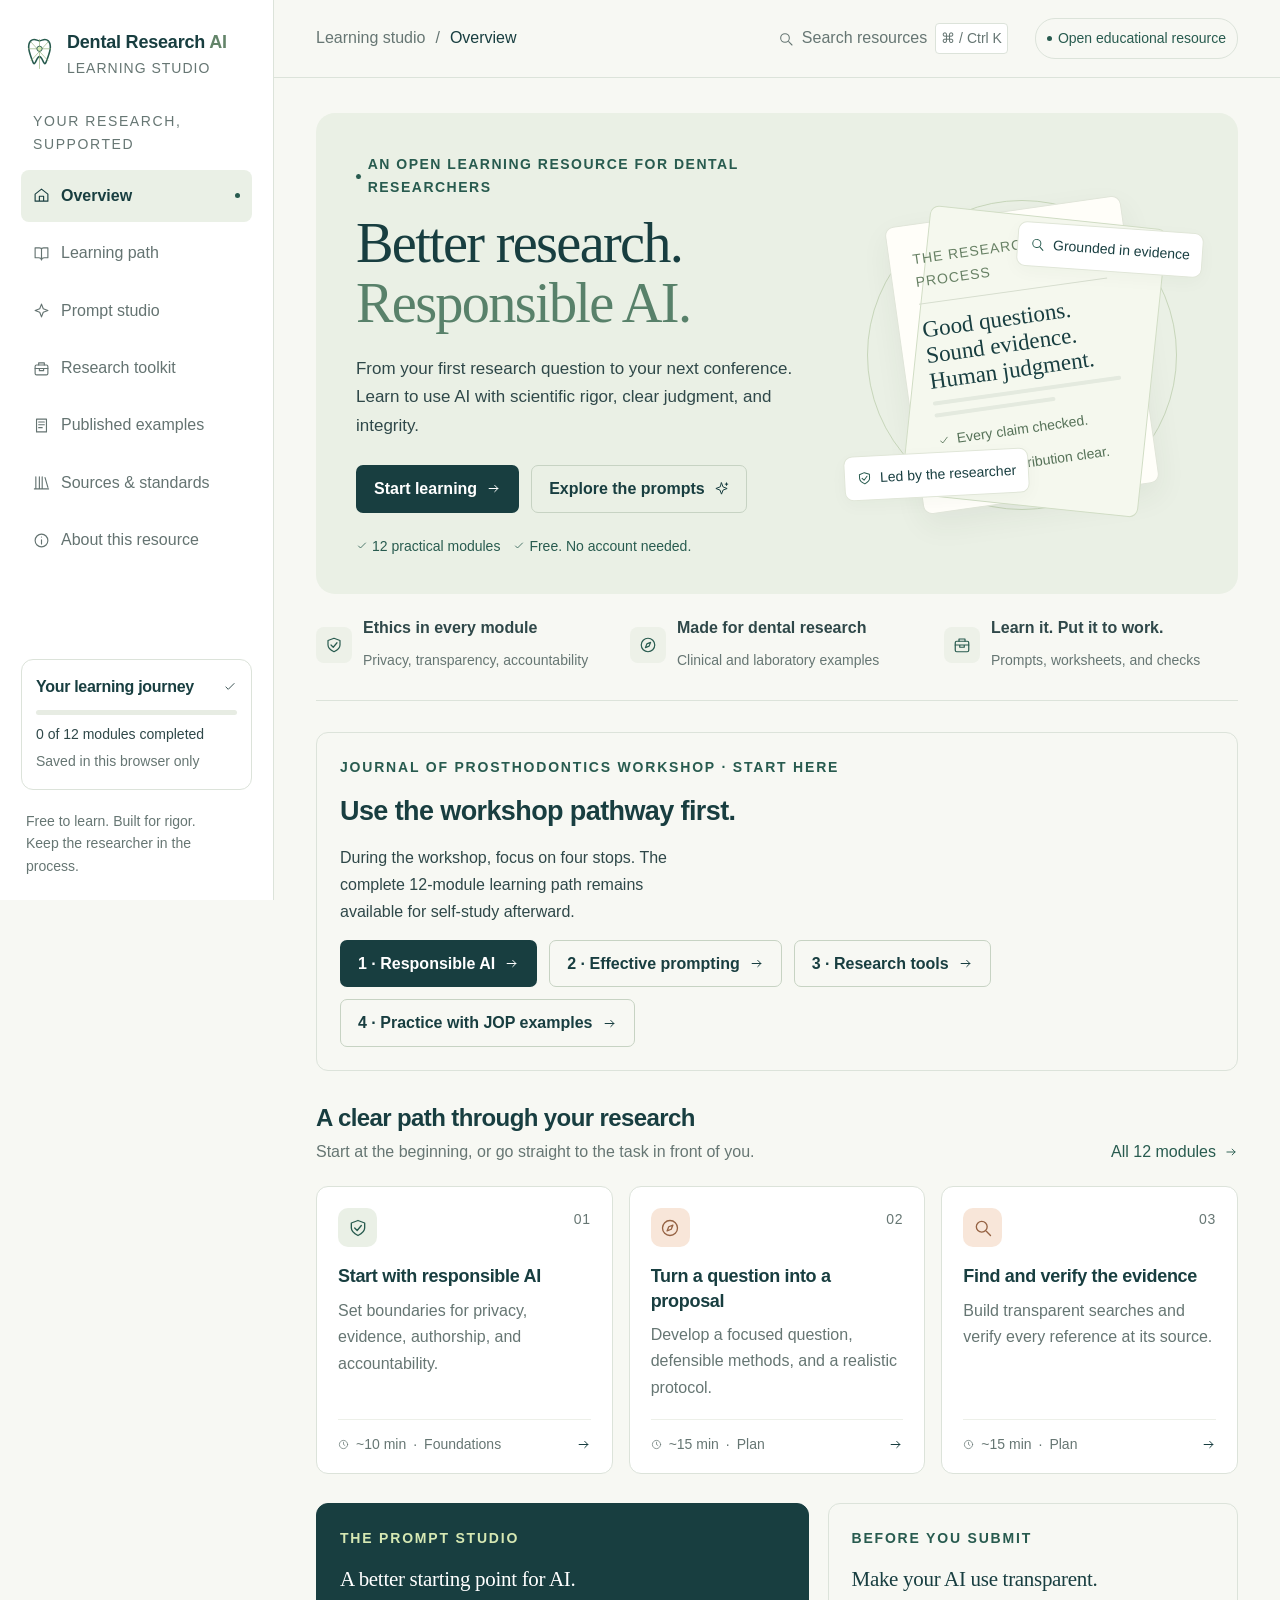
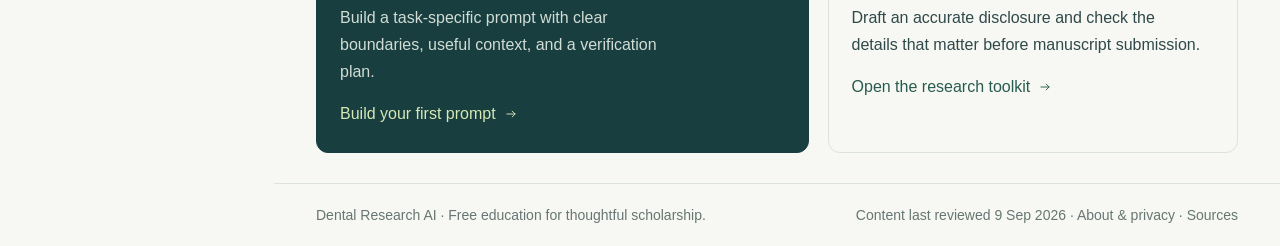
<file: index.html>
<!doctype html>
<!--
MIT License

Copyright (c) 2026 WSLINMSAI

Permission is hereby granted, free of charge, to any person obtaining a copy
of this software and associated documentation files (the "Software"), to deal
in the Software without restriction, including without limitation the rights
to use, copy, modify, merge, publish, distribute, sublicense, and/or sell
copies of the Software, and to permit persons to whom the Software is
furnished to do so, subject to the following conditions:

The above copyright notice and this permission notice shall be included in all
copies or substantial portions of the Software.

THE SOFTWARE IS PROVIDED "AS IS", WITHOUT WARRANTY OF ANY KIND, EXPRESS OR
IMPLIED, INCLUDING BUT NOT LIMITED TO THE WARRANTIES OF MERCHANTABILITY,
FITNESS FOR A PARTICULAR PURPOSE AND NONINFRINGEMENT. IN NO EVENT SHALL THE
AUTHORS OR COPYRIGHT HOLDERS BE LIABLE FOR ANY CLAIM, DAMAGES OR OTHER
LIABILITY, WHETHER IN AN ACTION OF CONTRACT, TORT OR OTHERWISE, ARISING FROM,
OUT OF OR IN CONNECTION WITH THE SOFTWARE OR THE USE OR OTHER DEALINGS IN THE
SOFTWARE.
-->

<html lang="en">
<head>
<meta charset="utf-8">
<meta name="viewport" content="width=device-width, initial-scale=1">
<meta name="description" content="Free practical education for dental researchers using AI responsibly: proposals, evidence, statistics, manuscripts, figures, publication, and conference presentations.">
<meta name="theme-color" content="#183e40">
<meta name="referrer" content="no-referrer">
<meta http-equiv="Content-Security-Policy" content="default-src 'none'; script-src 'unsafe-inline'; style-src 'unsafe-inline'; img-src data:; connect-src 'none'; font-src 'none'; object-src 'none'; base-uri 'none'; form-action 'none'">
<title>Dental Research AI · Free Research Learning</title>
<link rel="icon" href="data:image/svg+xml,%3Csvg xmlns='http://www.w3.org/2000/svg' viewBox='0 0 40 40'%3E%3Crect width='40' height='40' rx='10' fill='%23183e40'/%3E%3Cpath d='M11 10c4-4 6 0 9 0s5-4 9 0c4 5 0 13-2 19-2 6-4-4-7-4s-5 10-7 4c-2-6-6-14-2-19Z' fill='none' stroke='%23d6e8b3' stroke-width='2'/%3E%3C/svg%3E">
<style>:root{--ink:#183e40;--text:#2f4849;--muted:#667673;--green:#285b4f;--light-green:#eaf0e6;--lime:#d6e8b3;--paper:#f7f8f3;--white:#fff;--line:#dce3da;--peach:#f8e6d9;--blue:#e2edf2;--radius:16px;--sidebar:274px;font-family:Arial,Helvetica,sans-serif;color:var(--text);background:var(--paper);font-synthesis:none}
*{box-sizing:border-box}body{margin:0}a{color:inherit}button,input,select,textarea{font:inherit}button,a,input,select,textarea,summary{-webkit-tap-highlight-color:transparent}button{cursor:pointer}button:disabled{cursor:default;opacity:.6}button,a{touch-action:manipulation}button:focus-visible,a:focus-visible,input:focus-visible,select:focus-visible,textarea:focus-visible,summary:focus-visible{outline:3px solid #34786b;outline-offset:4px}button{color:var(--ink)}a{text-decoration:none}p{line-height:1.65;margin:0 0 16px}h1,h2,h3,h4{color:var(--ink);margin-top:0}h1,h2.hero-heading{font-family:Georgia,'Times New Roman',serif;font-weight:400;letter-spacing:-1.7px}h1{font-size:2.75rem;line-height:1.1;margin-bottom:18px}h2{font-size:1.688rem;letter-spacing:-.6px;line-height:1.3;margin-bottom:15px}h3{font-size:1.25rem;line-height:1.35;letter-spacing:-.3px;margin-bottom:10px}h4{font-size:1.125rem;line-height:1.5;margin-bottom:8px}ul,ol{padding-left:22px;line-height:1.65}li{margin:8px 0}small,.small{font-size:1rem;line-height:1.5}.muted{color:var(--muted)}.serif{font-family:Georgia,'Times New Roman',serif}.eyebrow{font-size:0.875rem;font-weight:700;text-transform:uppercase;letter-spacing:1.8px;color:var(--green);margin-bottom:15px}.row{display:flex;align-items:center;gap:12px}.wrap{flex-wrap:wrap}.between{justify-content:space-between}.icon{width:20px;height:20px;flex-shrink:0;stroke:currentColor;stroke-width:1.6;fill:none;stroke-linecap:round;stroke-linejoin:round}.skip{position:fixed;top:-60px;left:12px;z-index:200;background:var(--ink);color:white;padding:12px;border-radius:8px}.skip:focus{top:10px}.sidebar{position:fixed;inset:0 auto 0 0;width:var(--sidebar);background:#fff;border-right:1px solid var(--line);display:flex;flex-direction:column;padding:31px 21px 23px;z-index:40}.brand{display:flex;gap:10px;align-items:center;color:var(--ink);margin-bottom:48px}.brand-mark{width:36px;height:40px;display:flex;align-items:center;justify-content:center}.brand-mark svg{width:35px;height:40px}.brand-name{font-size:1.125rem;line-height:1.3;font-weight:700;letter-spacing:-.2px}.brand-sub{font-size:0.875rem;letter-spacing:1.8px;text-transform:uppercase;font-weight:400;margin-top:5px;color:var(--muted)}.nav-title{font-size:0.875rem;letter-spacing:1.6px;color:var(--muted);margin:0 12px 14px}.nav-link{display:flex;align-items:center;gap:11px;font-size:1rem;padding:13px 12px;border-radius:8px;margin-bottom:5px;color:#647371;position:relative}.nav-link:hover{background:#f4f6f1;color:var(--ink)}.nav-link.active{color:var(--ink);background:#eaf0e6;font-weight:700}.nav-link.active:after{content:'';width:5px;height:5px;background:var(--green);border-radius:50%;position:absolute;right:12px}.nav-link .icon{width:17px;height:17px}.sidebar-bottom{margin-top:auto;padding-top:35px}.progress-box{border:1px solid var(--line);padding:16px 14px;border-radius:12px}.progress-box h3{font-size:1rem;margin:0}.progress-track{height:5px;background:#e7ece3;border-radius:5px;overflow:hidden;margin:12px 0 9px}.progress-fill{height:100%;background:var(--green);transition:width .3s}.sidebar-note{padding:20px 5px 0;color:var(--muted);font-size:0.875rem;line-height:1.6}.app{margin-left:var(--sidebar)}.topbar{height:78px;border-bottom:1px solid var(--line);display:flex;justify-content:space-between;align-items:center;padding:0 42px;background:var(--paper)}.breadcrumb{font-size:1rem;display:flex;gap:10px;color:var(--muted)}.breadcrumb span:last-child{color:var(--ink)}.header-tools{display:flex;gap:18px;align-items:center}.search-trigger{display:flex;gap:8px;align-items:center;border:0;background:none;color:var(--muted);font-size:1rem;padding:9px}.search-trigger .icon{width:16px;height:16px}kbd{font-family:inherit;font-size:0.875rem;padding:3px 5px;border:1px solid var(--line);border-radius:4px;background:#fff}.open-label{font-size:0.875rem;display:flex;align-items:center;gap:6px;color:var(--green);padding:8px 11px;border:1px solid var(--line);border-radius:20px}.status-dot{width:5px;height:5px;background:var(--green);border-radius:50%}.mobile-toggle{display:none}.main{max-width:1450px;margin:0 auto;padding:35px 42px 30px;min-height:calc(100vh - 151px)}.main:focus{outline:none}.hero{display:grid;grid-template-columns:1.15fr .85fr;min-height:365px;border-radius:19px;background:#eaf0e5;position:relative;overflow:hidden;padding:40px 40px 36px;gap:12px}.hero .eyebrow{display:flex;align-items:center;gap:7px;font-size:0.875rem;letter-spacing:1.5px}.hero .eyebrow:before{content:'';width:5px;height:5px;background:var(--green);border-radius:50%}.hero-heading{font-size:clamp(42px,4.4vw,66px)!important;line-height:1.06;max-width:630px;margin-bottom:21px}.hero-heading em{font-style:normal;color:#58816a}.hero-copy{font-size:1.062rem;max-width:400px;line-height:1.7;margin-bottom:24px}.button{border:1px solid transparent;border-radius:7px;padding:12px 17px;min-height:42px;display:inline-flex;align-items:center;justify-content:center;gap:9px;font-size:1rem;font-weight:600;text-align:center;line-height:1.35}.button .icon{height:15px;width:15px}.button.primary{background:var(--ink);color:white}.button.primary:hover{background:#2b5b55}.button.secondary{border-color:#c7d3c3;background:transparent;color:var(--ink)}.button.secondary:hover{background:#f0f4eb}.button.white{background:white;border-color:var(--line)}.button.ghost{background:none;border:0;padding-left:0;padding-right:0}.button.danger{background:#fff6f1;border-color:#ddc4b7;color:#874329}.hero-note{display:flex;gap:13px;align-items:center;font-size:0.875rem;margin-top:22px;color:var(--green)}.hero-note span{display:flex;gap:4px;align-items:center}.hero-note .icon{width:12px;height:12px}.hero-art{position:relative;min-width:0;align-self:center;height:275px;display:flex;align-items:center;justify-content:center}.orbit{position:absolute;border:1px solid #c7d6ba;border-radius:50%;width:275px;height:275px}.orbit:nth-child(2){width:215px;height:215px}.orbit:after{content:'';width:8px;height:8px;background:#c2d7a3;border-radius:50%;position:absolute;top:32px;left:43px}.paper-stack{width:202px;height:234px;background:#fffef9;border-radius:9px;box-shadow:0 12px 30px #28473110;transform:rotate(-8deg);padding:23px;position:relative;border:1px solid #e0e5d9}.paper-stack:before{content:'';position:absolute;background:#f5f8ee;width:100%;height:100%;z-index:-1;top:7px;left:10px;border:1px solid #d1ddc5;border-radius:9px;transform:rotate(14deg)}.paper-label{font-size:0.875rem;letter-spacing:1.8px;color:#678064;text-transform:uppercase;border-bottom:1px solid #d7decf;padding-bottom:10px;margin-bottom:13px}.paper-title{font-family:Georgia,serif;color:var(--ink);font-size:1.438rem;line-height:1.12}.paper-line{height:4px;background:#e4eadf;border-radius:2px;margin-top:8px}.paper-line.short{width:64%}.paper-check{display:flex;align-items:center;gap:7px;font-size:0.875rem;color:#567258;margin-top:14px}.paper-check .icon{width:12px;height:12px}.art-badge{position:absolute;background:#fff;border:1px solid #e0e6d8;box-shadow:0 5px 17px #26442308;border-radius:9px;padding:10px 12px;display:flex;gap:8px;align-items:center;font-size:0.875rem;color:var(--ink);z-index:2}.art-badge.one{right:-5px;top:37px;transform:rotate(4deg)}.art-badge.two{left:-1px;bottom:23px;transform:rotate(-3deg)}.art-badge .icon{width:15px;height:15px;color:var(--green)}.principles-strip{display:grid;grid-template-columns:repeat(3,1fr);padding:21px 0 25px;gap:20px;border-bottom:1px solid var(--line);margin-bottom:31px}.principle-mini{display:flex;align-items:center;gap:11px}.principle-mini>.icon{background:#edf1e8;box-sizing:content-box;padding:9px;width:18px;height:18px;border-radius:8px;color:var(--green)}.principle-mini strong{display:block;font-size:1rem;margin-bottom:4px}.principle-mini span{font-size:0.875rem;color:var(--muted)}.section-heading{display:flex;justify-content:space-between;gap:18px;align-items:end;margin-bottom:21px}.section-heading h2{font-size:1.5rem;margin:0 0 6px}.section-heading p{font-size:1rem;margin:0;color:var(--muted)}.text-link{font-size:1rem;color:var(--green);display:inline-flex;align-items:center;gap:8px;white-space:nowrap}.text-link .icon{width:14px;height:14px}.text-link:hover{text-decoration:underline}.card-grid{display:grid;grid-template-columns:repeat(3,minmax(0,1fr));gap:16px}.module-card{border:1px solid var(--line);background:white;border-radius:12px;padding:21px 21px 17px;display:flex;flex-direction:column;transition:transform .2s,border-color .2s;min-height:238px}.module-card:hover{transform:translateY(-3px);border-color:#aac2a9}.card-top{display:flex;justify-content:space-between;align-items:start;margin-bottom:17px}.module-number{font-size:0.875rem;color:var(--muted);letter-spacing:.7px}.icon-tile{height:39px;width:39px;border-radius:10px;background:var(--light-green);display:flex;justify-content:center;align-items:center;color:var(--green)}.icon-tile.Plan{background:var(--peach);color:#956243}.icon-tile.Analyze{background:var(--blue);color:#466e80}.icon-tile.Write{background:#eee9f3;color:#7c668c}.icon-tile.Share{background:#f1eddf;color:#8c7a42}.module-card h3{font-size:1.125rem;margin-bottom:9px}.module-card p{font-size:1rem;color:var(--muted);line-height:1.65;flex:1;margin-bottom:18px}.card-foot{display:flex;justify-content:space-between;align-items:center;font-size:0.875rem;color:var(--muted);border-top:1px solid #edf0e9;padding-top:13px;gap:8px}.card-foot .icon{width:15px;height:15px;color:var(--ink)}.card-meta{display:flex;align-items:center;gap:7px}.card-meta .icon{width:11px;height:11px;color:var(--muted)}.stage-label{font-size:0.875rem;color:var(--green);background:#f1f5ed;border-radius:4px;padding:4px 6px;line-height:1.4}.complete-tag{color:var(--green);font-weight:700;display:flex;gap:4px;align-items:center}.home-bottom{display:grid;grid-template-columns:1.2fr 1fr;gap:19px;margin-top:29px}.feature-panel{border:1px solid var(--line);border-radius:12px;padding:23px;position:relative}.feature-panel.dark{background:var(--ink);color:#d1ddd4;border-color:var(--ink)}.feature-panel.dark h3{color:white}.feature-panel.dark .eyebrow{color:var(--lime);font-size:0.875rem}.feature-panel h3{font-size:1.312rem;font-family:Georgia,serif;font-weight:400}.feature-panel p{font-size:1rem;max-width:350px;line-height:1.7;margin-bottom:14px}.feature-panel .text-link{color:var(--lime)}.feature-panel:not(.dark) .text-link{color:var(--green)}.footer{border-top:1px solid var(--line);padding:20px 42px;display:flex;justify-content:space-between;gap:15px;font-size:0.875rem;color:var(--muted);line-height:1.6}.footer a:hover{text-decoration:underline}.page-intro{margin:9px 0 29px;max-width:780px}.page-intro p{font-size:1.125rem;max-width:650px}.page-intro .eyebrow{font-size:0.875rem}.toolbar{display:flex;align-items:center;justify-content:space-between;gap:16px;flex-wrap:wrap;margin-bottom:24px}.filter-group{display:flex;gap:6px;flex-wrap:wrap}.filter{background:transparent;border:1px solid var(--line);border-radius:6px;padding:9px 13px;font-size:1rem;min-height:37px}.filter[aria-pressed=true]{background:var(--ink);color:white;border-color:var(--ink)}.search-field{border:1px solid var(--line);border-radius:7px;background:white;display:flex;align-items:center;gap:7px;padding:0 11px;min-width:180px}.search-field .icon{width:15px;height:15px;color:var(--muted)}.search-field input{border:0;background:transparent;padding:11px 0;font-size:1rem;width:100%;min-width:0}.search-field input:focus{outline:0}.search-field:focus-within{outline:2px solid var(--green);outline-offset:2px}.course-grid{row-gap:19px}.empty-state{grid-column:1/-1;padding:40px;border:1px dashed #bcccbc;border-radius:12px;text-align:center}.empty-state p{font-size:1.062rem;margin:8px 0}.lesson-top{display:flex;gap:8px;flex-wrap:wrap;align-items:center;margin-bottom:21px;font-size:0.875rem;color:var(--muted)}.lesson-top .icon{width:12px;height:12px}.lesson-layout{display:grid;grid-template-columns:minmax(0,1fr) 245px;gap:33px}.lesson-body{min-width:0}.lesson-body .intro{font-size:1.125rem;line-height:1.8}.lesson-body h2{font-size:1.5rem;margin-top:35px}.lesson-body>h2:first-child{margin-top:0}.steps{list-style:none;padding:0;counter-reset:steps}.steps>li{display:flex;align-items:flex-start;gap:15px;margin:0 0 23px;counter-increment:steps}.steps>li:before{content:counter(steps,decimal-leading-zero);flex-shrink:0;font-size:0.875rem;color:var(--green);border:1px solid #cbd8c3;border-radius:50%;width:29px;height:29px;display:flex;align-items:center;justify-content:center;margin-top:1px}.steps h3{font-size:1.125rem;margin:4px 0 7px}.steps p{font-size:1.062rem;line-height:1.8;margin:0}.example-box{border-left:3px solid #98b581;background:#eef3e8;border-radius:0 10px 10px 0;padding:23px;margin:28px 0}.example-box .eyebrow{font-size:0.875rem;margin-bottom:12px}.example-box h3{font-family:Georgia,serif;font-weight:400;font-size:1.438rem}.example-box p{font-size:1.062rem;line-height:1.8}.example-box .takeaway{border-top:1px solid #d4dfcb;padding-top:12px;margin:0;font-size:1rem;color:var(--green)}.prompt-card{border:1px solid var(--line);background:white;border-radius:11px;margin:16px 0;overflow:hidden}.prompt-header{display:flex;justify-content:space-between;gap:12px;align-items:center;padding:14px 17px;border-bottom:1px solid #e9ede4}.prompt-header h3{margin:0;font-size:1rem}.copy-button{background:none;border:1px solid var(--line);border-radius:5px;padding:6px 8px;display:flex;align-items:center;gap:6px;white-space:nowrap;font-size:0.875rem;min-height:31px}.copy-button .icon{width:12px;height:12px}.copy-button:hover{background:var(--light-green)}.prompt-text{font-family:ui-monospace,SFMono-Regular,Consolas,monospace;font-size:1rem;line-height:1.8;white-space:pre-wrap;word-break:break-word;padding:17px;margin:0;color:#3e5651;background:#fcfdf9}.checks{list-style:none;padding:0}.checks li{display:flex;gap:9px;font-size:1rem;line-height:1.7}.checks .icon{width:16px;height:16px;margin-top:3px;color:var(--green)}.exercise{background:white;border:1px solid var(--line);border-radius:11px;padding:21px;margin:25px 0}.exercise .eyebrow{font-size:0.875rem}.exercise p{font-size:1.062rem}.exercise details{border-top:1px solid var(--line);padding-top:13px;font-size:1rem}.exercise summary{cursor:pointer;color:var(--green);font-weight:600;min-height:28px}.exercise details p{padding-top:12px;margin:0;font-size:1rem}.lesson-aside{align-self:start;position:sticky;top:25px}.aside-panel{border:1px solid var(--line);border-radius:11px;background:white;padding:20px;margin-bottom:17px}.aside-panel h3{font-size:1rem}.aside-panel p,.aside-panel li{font-size:1rem;line-height:1.7}.aside-panel ul{padding-left:15px;margin-bottom:0}.aside-panel .button{width:100%;margin-top:10px}.source-list{list-style:none;padding:0;margin:0}.source-list li{margin:0;border-bottom:1px solid #edf0e8}.source-list li:last-child{border-bottom:0}.source-list a{display:flex;align-items:start;justify-content:space-between;gap:8px;padding:10px 0;font-size:1rem;line-height:1.6}.source-list a:hover{color:var(--green);text-decoration:underline}.source-list .icon{width:11px;height:11px;margin-top:3px}.lesson-nav{border-top:1px solid var(--line);display:flex;gap:12px;justify-content:space-between;margin-top:28px;padding-top:23px;flex-wrap:wrap}.note{font-size:1rem;line-height:1.75;color:var(--muted)}.notice{background:var(--light-green);border:1px solid #d6e0cc;border-radius:9px;padding:16px 19px;font-size:1rem;line-height:1.75;margin-bottom:24px}.notice .icon{height:17px;width:17px}.notice.warm{background:#faf0e6;border-color:#e8d9c7;color:#6c563a}.two-column{display:grid;grid-template-columns:minmax(0,1fr) minmax(0,1fr);gap:24px;align-items:start}.panel{background:white;border:1px solid var(--line);border-radius:13px;padding:26px;min-width:0}.panel h2{font-size:1.375rem}.panel p{font-size:1rem}.field{margin-bottom:18px}.field label{display:block;font-size:1rem;font-weight:700;margin-bottom:8px}.field input,.field select,.field textarea{width:100%;padding:12px;background:#fff;border:1px solid #ced8cd;border-radius:7px;color:var(--text);font-size:1rem;line-height:1.5;min-height:43px}.field textarea{resize:vertical;min-height:105px}.field .hint{font-size:0.875rem;color:var(--muted);margin-top:6px;line-height:1.6}.output-panel{background:#edf2e8;border:1px solid #d3dfca;border-radius:13px;padding:24px;min-width:0;position:sticky;top:25px}.output-panel h2{font-size:1.312rem}.output-panel textarea{width:100%;background:#fcfdf9;border:1px solid #d6dfcd;border-radius:8px;padding:17px;min-height:365px;font-family:ui-monospace,SFMono-Regular,Consolas,monospace;font-size:1rem;line-height:1.8;resize:vertical;color:var(--text)}.output-actions{display:flex;gap:9px;margin-top:14px;flex-wrap:wrap}.tool-tabs{display:flex;border-bottom:1px solid var(--line);gap:24px;margin-bottom:26px;flex-wrap:wrap}.tool-tabs a{font-size:1rem;padding:0 0 13px;border-bottom:2px solid transparent;color:var(--muted)}.tool-tabs a.active{border-color:var(--green);color:var(--ink);font-weight:700}.guide-result{padding:20px;background:var(--light-green);border-radius:9px;margin-top:24px}.guide-result h3{font-size:1.25rem}.guide-result p{font-size:1rem}.guide-table{width:100%;border-collapse:collapse;margin-top:24px;font-size:1rem;line-height:1.65}.guide-table th{text-align:left;font-size:0.875rem;text-transform:uppercase;letter-spacing:1px;padding:12px;background:#ecf1e7}.guide-table td{padding:15px 12px;border-bottom:1px solid var(--line);vertical-align:top}.guide-table td:first-child{font-weight:600;width:36%}.guide-table a{color:var(--green);text-decoration:underline}.checklist-group{margin-top:23px}.checklist-group h3{font-size:1.062rem;border-bottom:1px solid var(--line);padding-bottom:12px}.check-row{display:flex;gap:11px;align-items:flex-start;padding:12px 0;border-bottom:1px solid #eef1e9;font-size:1rem;line-height:1.7;cursor:pointer}.check-row input{width:17px;height:17px;flex-shrink:0;accent-color:var(--green);margin:2px 0 0}.check-row.checked{color:var(--muted)}.checklist-progress{display:flex;align-items:center;justify-content:space-between;gap:20px;background:var(--light-green);border-radius:9px;padding:17px 20px;margin:15px 0}.checklist-progress strong{font-size:1.062rem}.checklist-progress span{font-size:1rem}.template-card{background:white;border:1px solid var(--line);border-radius:12px;padding:24px;display:flex;flex-direction:column;min-height:194px}.template-card .icon{color:var(--green);margin-bottom:18px}.template-card h3{font-size:1.125rem}.template-card p{font-size:1rem;color:var(--muted);flex:1}.template-card .button{align-self:flex-start;padding:8px 11px;min-height:35px;font-size:0.875rem}.template-card .button .icon{margin:0;width:13px;height:13px}.source-card{padding:23px;border:1px solid var(--line);border-radius:11px;background:#fff;display:flex;flex-direction:column}.source-card .eyebrow{font-size:0.875rem;margin-bottom:14px}.source-card h3{font-size:1.125rem}.source-card p{font-size:1rem;color:var(--muted);flex:1}.source-card .text-link{font-size:0.875rem}.about-content{max-width:790px}.about-content>h2{margin-top:32px}.about-content>p{font-size:1.125rem}.about-grid{display:grid;grid-template-columns:1fr 1fr;gap:18px;margin:24px 0}.about-grid .panel h3{font-size:1.125rem}.about-grid .panel p{font-size:1rem;margin:0}.toast{position:fixed;bottom:25px;left:calc(50% + 100px);transform:translateX(-50%);background:var(--ink);color:#fff;padding:13px 20px;border-radius:8px;font-size:1rem;z-index:150;max-width:calc(100vw - 30px);box-shadow:0 4px 25px #0002;pointer-events:none}.toast:empty{display:none}.dialog{border:1px solid var(--line);border-radius:16px;padding:0;width:640px;max-width:calc(100% - 28px);max-height:80vh;background:#fafcf6;color:var(--text)}.dialog::backdrop{background:#12343755;backdrop-filter:blur(3px)}.dialog-head{display:flex;gap:12px;align-items:center;border-bottom:1px solid var(--line);padding:18px}.dialog-head input{flex:1;min-width:0;background:transparent;border:0;font-size:1.125rem;line-height:1.6;padding:5px}.icon-button{border:1px solid var(--line);background:white;width:34px;height:34px;display:flex;align-items:center;justify-content:center;border-radius:6px}.icon-button .icon{width:17px;height:17px}.search-results{padding:12px;max-height:55vh;overflow:auto}.search-result{display:block;background:white;border:1px solid var(--line);border-radius:9px;padding:15px;margin:7px 0}.search-result:hover{background:var(--light-green)}.search-result strong{display:block;font-size:1.062rem;margin-bottom:5px}.search-result span{font-size:1rem;color:var(--muted);line-height:1.5;display:block}.dialog-foot{font-size:0.875rem;color:var(--muted);padding:10px 20px 17px}.scrim{display:none}.sr-only{position:absolute;width:1px;height:1px;padding:0;margin:-1px;overflow:hidden;clip:rect(0,0,0,0);white-space:nowrap;border:0}.print-only{display:none}.privacy-detail{font-size:1rem;padding-top:14px;border-top:1px solid var(--line)}.form-error{font-size:1rem;color:#973f2d;margin:12px 0}.link-button{background:none;border:0;padding:0;color:var(--green);text-decoration:underline;font-size:1rem}.reset-panel{border-top:1px solid var(--line);padding-top:21px;margin-top:24px}.result-count{font-size:1rem;color:var(--muted);margin-top:-12px;margin-bottom:18px}.noscript{padding:30px;background:white;border:2px solid var(--green);margin:30px;font-size:1.125rem;line-height:1.7}
@media(min-width:1550px){.main{padding:45px 55px}.hero{padding:45px 50px}.hero-heading{font-size:4.062rem!important}.module-card{min-height:250px}.module-card h3{font-size:1.25rem}.module-card p{font-size:1rem}.card-foot{font-size:0.875rem}.hero-copy{font-size:1.125rem;max-width:470px}.art-badge.one{right:35px}.art-badge.two{left:27px}}
@media(max-width:1180px){:root{--sidebar:248px}.sidebar{padding-left:15px;padding-right:15px}.main{padding:29px 28px}.topbar{padding:0 28px}.hero{padding:33px 29px;grid-template-columns:1.2fr .8fr}.hero-heading{font-size:2.875rem!important}.hero-art{transform:scale(.85);transform-origin:center right}.art-badge.one{right:-15px}.art-badge.two{left:-20px}.hero-note{gap:8px;font-size:0.875rem}.card-grid{gap:12px}.module-card{padding:18px 16px}.lesson-layout{grid-template-columns:minmax(0,1fr) 215px;gap:22px}.lesson-aside .aside-panel{padding:16px}.principle-mini strong{font-size:0.875rem}.principle-mini span{font-size:0.875rem}.footer{padding-left:28px;padding-right:28px}}
@media(max-width:980px){.hero{grid-template-columns:1fr}.hero-art{display:none}.hero-heading{font-size:3.312rem!important;max-width:600px}.hero-copy{max-width:500px}.hero-note{font-size:0.875rem;gap:16px}.hero{min-height:0}.card-grid{grid-template-columns:repeat(2,minmax(0,1fr))}.home-cards .module-card:last-child{display:none}.home-bottom{grid-template-columns:1fr 1fr}.principles-strip{gap:14px}.principle-mini>.icon{padding:7px;width:15px;height:15px}.principle-mini{gap:8px}.principle-mini span{display:none}.lesson-layout{grid-template-columns:1fr}.lesson-aside{position:static;display:grid;grid-template-columns:1fr 1fr;gap:15px}.lesson-aside .aside-panel{margin-bottom:0}.lesson-aside .aside-panel:first-child{grid-column:1/-1}.two-column{grid-template-columns:1fr}.output-panel{position:static}.output-panel textarea{min-height:300px}.topbar .open-label{display:none}.panel{padding:23px}.about-grid{grid-template-columns:1fr}.lesson-body .intro{font-size:1.125rem}.footer{font-size:0.875rem}}
@media(max-width:730px){:root{--sidebar:274px}.sidebar{transform:translateX(-100%);transition:transform .2s;padding:27px 21px 21px}.sidebar.is-open{transform:translateX(0)}.scrim.is-open{display:block;position:fixed;inset:0;background:#153a3c60;border:0;z-index:39}.app{margin-left:0}.topbar{height:66px;padding:0 20px}.mobile-toggle{display:flex;border:1px solid var(--line);background:white;width:33px;height:33px;align-items:center;justify-content:center;border-radius:6px;flex-shrink:0}.mobile-toggle .icon{width:18px;height:18px}.header-start{display:flex;align-items:center;gap:12px}.breadcrumb{font-size:0.875rem}.search-trigger{padding:8px}.search-trigger span,.search-trigger kbd{display:none}.main{padding:24px 20px}.hero{padding:31px 25px}.hero-heading{font-size:2.875rem!important}.hero .eyebrow{font-size:0.875rem;letter-spacing:1.2px}.hero-copy{font-size:1rem}.principles-strip{gap:9px;padding-top:18px;padding-bottom:20px;margin-bottom:25px}.principle-mini{gap:6px}.principle-mini strong{font-size:0.875rem;margin:0}.principle-mini>.icon{width:14px;height:14px;padding:6px}.section-heading h2{font-size:1.438rem}.section-heading p{font-size:1rem;line-height:1.6}.section-heading .text-link{font-size:0.875rem}.home-bottom{grid-template-columns:1fr}.feature-panel{padding:22px}.footer{padding:17px 20px;font-size:0.875rem;flex-direction:column;gap:5px}.page-intro{margin-top:4px}.page-intro h1{font-size:2.375rem}.page-intro p{font-size:1.062rem}.lesson-body h2{font-size:1.438rem}.lesson-aside{grid-template-columns:1fr}.toast{left:50%}.tool-tabs{gap:17px}.tool-tabs a{font-size:1rem}.toolbar{gap:13px}.filter{font-size:0.875rem;padding:9px 10px}.search-field{width:100%}.source-card{padding:19px}.guide-table{font-size:1rem}.guide-table td,.guide-table th{padding:12px 8px}.guide-table td:first-child{width:38%}.checklist-progress{align-items:flex-start;flex-direction:column;gap:7px}.checklist-progress strong{font-size:1rem}}
@media(max-width:430px){.main{padding:20px 16px}.topbar{padding:0 16px}.hero{padding:27px 21px;border-radius:14px}.hero-heading{font-size:2.5rem!important;letter-spacing:-1.5px}.hero-copy{font-size:1rem}.hero .button{font-size:0.875rem;padding:11px 12px}.hero-note{font-size:0.875rem;gap:11px}.hero .row.wrap{gap:8px}.principles-strip{grid-template-columns:1fr;gap:10px}.principle-mini span{display:inline;font-size:0.875rem}.principle-mini strong{font-size:0.875rem;display:inline;margin-right:5px}.principle-mini{gap:9px}.principle-mini>.icon{width:13px;height:13px}.card-grid{grid-template-columns:1fr}.home-cards .module-card:last-child{display:flex}.module-card{min-height:0;padding:21px}.module-card h3{font-size:1.25rem}.module-card p{font-size:1rem}.module-card .card-top{margin-bottom:14px}.module-card .card-foot{font-size:0.875rem}.module-number{font-size:1rem}.section-heading{align-items:start}.section-heading h2{font-size:1.375rem}.section-heading .text-link{padding-top:5px}.page-intro h1{font-size:2.188rem}.panel,.output-panel{padding:20px}.tool-tabs{gap:13px}.tool-tabs a{font-size:0.875rem;padding-bottom:12px}.lesson-nav .button{width:100%}.example-box{padding:20px}.prompt-header{padding:13px}.prompt-text{padding:14px}.filter-group{gap:5px}.filter{padding:9px 10px}.guide-table td{word-break:normal;overflow-wrap:anywhere}.guide-table th{font-size:0.875rem}.about-content>p{font-size:1.062rem}}
.header-start{min-width:0}.breadcrumb{min-width:0}.breadcrumb span:last-child{overflow:hidden;text-overflow:ellipsis;white-space:nowrap}.header-tools{flex-shrink:0}
@media(max-width:730px){.header-start{flex:1}.breadcrumb>span:first-child{flex-shrink:0}.sidebar>.row{gap:5px}.sidebar .brand{gap:7px}.sidebar .brand-name{font-size:1.062rem}.sidebar .brand-sub{font-size:0.875rem;letter-spacing:1px}.sidebar .brand-mark{width:30px}.header-tools{margin-left:8px}}
@media(max-width:360px){.breadcrumb>span:first-child,.breadcrumb>span:nth-child(2){display:none}.hero-heading{font-size:2.188rem!important}.hero-note{flex-wrap:wrap}}
@media(prefers-reduced-motion:reduce){*{scroll-behavior:auto!important;transition:none!important;animation:none!important}}
@media print{body{background:white;color:black}.sidebar,.topbar,.footer,.toast,.scrim,.dialog,.copy-button,.lesson-nav,.toolbar,.tool-tabs,.output-actions,.reset-panel,.skip,.no-print{display:none!important}.app{margin:0}.main{padding:0;max-width:none;min-height:0}.lesson-layout{display:block}.lesson-aside{position:static;display:block}.lesson-aside .aside-panel:first-child{display:none}.lesson-aside .aside-panel{break-inside:avoid}.module-card,.example-box,.prompt-card,.exercise,.source-card,.checklist-group,.template-card{break-inside:avoid}.lesson-body h2{break-after:avoid}.card-grid{grid-template-columns:1fr 1fr}.button{display:none}.two-column{display:block}.output-panel{position:static;margin-top:20px}.output-panel textarea{height:auto;min-height:420px}.print-only{display:block}.hero{background:#f0f2e8;min-height:0}.hero-art{display:none}.hero-heading{font-size:2.625rem!important}.check-row input{accent-color:black}.page-intro h1{font-size:2.125rem}a[href^=https]:after{content:' (' attr(href) ')';font-size:0.875rem;overflow-wrap:anywhere}.text-link{white-space:normal}.source-list a{display:block}.source-card .text-link{display:block}}

/* Readable text and complete teaching examples. */
body{font-size:1.125rem;line-height:1.65}
.sidebar{overflow-y:auto}.brand{margin-bottom:32px}.brand-name{font-size:1.125rem}.brand-sub{font-size:.875rem;letter-spacing:1px}
.main,.panel,.output-panel,.template-card,.module-card{min-width:0}
.button,.filter,.icon-button,.mobile-toggle{min-height:44px}.copy-button{min-height:40px;white-space:normal;flex-shrink:0}
.hero-note{flex-wrap:wrap}.hero-copy{max-width:520px}.hero-art{height:330px}.paper-stack{width:238px;height:290px}.paper-label{letter-spacing:1px}.paper-check{line-height:1.4}.orbit{width:310px;height:310px}
.hero-heading{font-size:clamp(2.625rem,4.4vw,4.125rem)!important}
.lesson-body p,.steps p,.lesson-body li{font-size:1.125rem;line-height:1.8}
.prompt-header{align-items:flex-start;flex-wrap:wrap}.prompt-header h3{font-size:1.125rem}.prompt-stage{font-size:.875rem;color:var(--green);font-weight:700;margin-bottom:5px}
.prompt-text{font-size:1rem;line-height:1.75;overflow-wrap:anywhere;tab-size:2}
.worked-example{padding:22px;border-top:1px solid var(--line);background:#f3f7ef}.worked-example h4{font-size:1.25rem;margin:0 0 10px}.worked-example .note{font-size:.9375rem;line-height:1.65}
.worked-example details{border:1px solid #cdd9c8;border-radius:8px;background:#fff;margin:16px 0;overflow:hidden}
.worked-example summary{padding:15px 17px;cursor:pointer;font-size:1.0625rem;font-weight:700;color:var(--ink);line-height:1.5}
.worked-actions{padding:0 17px 10px;display:flex;justify-content:flex-end}.filled-prompt{background:#fbfcf8}
.example-response{white-space:pre-wrap;overflow-wrap:anywhere;font-family:inherit;font-size:1.0625rem;line-height:1.8;margin:0;padding:17px}
.lesson-body .example-verification,.example-verification{font-size:1rem;margin:20px 0 0;line-height:1.7}
.ai-tool-entry{border:1px solid var(--line);border-radius:10px;padding:20px;margin:0 0 22px;min-width:0;background:#fbfcf8}.ai-tool-entry legend{font-size:1.125rem;font-weight:700;padding:0 8px;color:var(--green)}
.field .question-label{font-size:1.0625rem;line-height:1.55;margin:0 0 10px}.field .subfield-label{margin-top:12px}.disclosure-confirm{margin:24px 0}.disclosure-layout .output-panel{top:20px}.disclosure-layout .output-panel textarea{min-height:480px}
.worksheet-example{background:#f1f6eb;padding:12px;border-radius:6px}.template-card .button{font-size:1rem;min-height:44px}.template-card .worksheet-example{font-size:1rem}
.section-heading{gap:16px;flex-wrap:wrap}.source-card .text-link,.aside-panel a{overflow-wrap:anywhere}.text-link{white-space:normal}.guide-table{display:block;overflow-x:auto}.prompt-card{break-inside:auto}
@media(max-width:1180px){.hero{grid-template-columns:1fr}.hero-art{display:none}.card-grid{grid-template-columns:repeat(2,minmax(0,1fr))}.lesson-layout{grid-template-columns:1fr}.lesson-aside{position:static;display:grid;grid-template-columns:1fr 1fr;gap:16px}.two-column{grid-template-columns:1fr}.output-panel{position:static}.principles-strip{grid-template-columns:1fr;gap:16px}.principle-mini span{display:block}}
@media(max-width:730px){:root{--sidebar:280px}.sidebar{max-width:calc(100vw - 30px)}.sidebar .brand-name{font-size:1.125rem}.sidebar .brand-sub{font-size:.875rem}.hero-heading{font-size:2.75rem!important}.hero-copy{font-size:1.0625rem}.hero .eyebrow{font-size:.875rem;line-height:1.6}.lesson-aside{grid-template-columns:1fr}.worked-example{padding:16px}.field input,.field select,.field textarea{font-size:1rem}.tool-tabs{column-gap:20px;row-gap:12px}}
@media(max-width:550px){.card-grid{grid-template-columns:1fr}.hero-heading{font-size:2.5rem!important}.panel,.output-panel{padding:18px}.ai-tool-entry{padding:15px}.hero-note{gap:10px}.section-heading .text-link{font-size:1rem}.breadcrumb{font-size:.875rem}.prompt-header .copy-button{margin-left:auto}}
@media print{.worked-example details{display:block;overflow:visible}.worked-example details>*{display:block}.worked-example,.prompt-card{break-inside:auto}.worked-example summary{break-after:avoid}.worked-actions{display:none}.hero-heading{font-size:2.625rem!important}}

@media(max-width:360px){.hero-heading{font-size:2.125rem!important}.brand{margin-bottom:24px}}
/* Publication and practical resource extensions retain the accessible type scale. */
.study-tag{display:inline-block;padding:.3rem .65rem;border:1px solid #c6d7cc;border-radius:6px;background:#eaf2e8;color:#264c41;font-size:.875rem;font-weight:650;line-height:1.5}
.article-links{margin:1rem 0;display:grid;gap:.5rem}
.article-links p{margin:.35rem 0;overflow-wrap:anywhere}
.article-links a{font-size:1rem;line-height:1.65}
.source-location{padding-top:.35rem}
.article-catalog,.resource-list{display:grid;gap:1.5rem;margin:1.5rem 0}
.publication-card h2,.resource-card h2{font-size:1.5rem;line-height:1.4;margin:.75rem 0}
.publication-card details,.resource-card details{margin:1rem 0}
.publication-card summary,.resource-card summary{cursor:pointer;min-height:44px;padding:.65rem 0;font-weight:650;font-size:1rem}
.publication-card p,.resource-card p,.resource-card li,.resource-start p,.resource-start li{font-size:1rem;line-height:1.75}
.publication-lessons{margin-top:1rem;gap:.5rem}
.resource-access{padding:1rem;background:#f5f4e9;border-radius:8px}
.resource-card ol,.resource-workflow{padding-left:1.4rem}
.resource-card li,.resource-workflow li{padding:.3rem 0}
.resource-card .worked-example{margin-top:1.5rem}
.resource-card pre{max-width:100%;overflow-wrap:anywhere;white-space:pre-wrap}
.resource-start{margin-bottom:1.5rem}
.tool-tabs{flex-wrap:wrap}
@media(max-width:730px){.publication-card h2,.resource-card h2{font-size:1.25rem}.publication-lessons .button{max-width:100%;white-space:normal}.resource-card .prompt-header{flex-wrap:wrap;gap:.5rem}}
</style>
</head>
<body>
<a class="skip" href="#main">Skip to main content</a>
<aside class="sidebar" id="sidebar" aria-label="Main navigation">
 <div class="row between"><a class="brand" href="#home" aria-label="Dental Research AI home"><span class="brand-mark" aria-hidden="true"><svg viewBox="0 0 40 44" fill="none"><path d="M10 7c4-4 7 0 10 0s6-4 10 0c5 5 1 15-2 23-3 9-4-5-8-5s-5 14-8 5C9 22 5 12 10 7Z" stroke="#285b4f" stroke-width="1.8"/><path d="M7 16h26M20 5v34M10 8l20 22M30 8 10 30" stroke="#98b581" stroke-width=".8"/><circle cx="20" cy="16" r="3" fill="#d6e8b3" stroke="#285b4f" stroke-width="1"/></svg></span><span class="brand-name">Dental Research<span style="color:#638469"> AI</span><span class="brand-sub" style="display:block">Learning studio</span></span></a><button id="mobile-close" class="mobile-toggle" aria-label="Close navigation" style="align-self:start"><svg class="icon" viewBox="0 0 24 24" aria-hidden="true"><path d="m5 5 14 14M5 19 19 5"/></svg></button></div>
 <div class="nav-title">YOUR RESEARCH, SUPPORTED</div>
 <nav>
  <a class="nav-link" href="#home" data-page="home"><svg class="icon" viewBox="0 0 24 24" aria-hidden="true"><path d="m3 10 9-7 9 7v10H3zM9 20v-7h6v7"/></svg>Overview</a>
  <a class="nav-link" href="#learn" data-page="learn"><svg class="icon" viewBox="0 0 24 24" aria-hidden="true"><path d="M3 4h6c2 0 3 1 3 2v15c0-2-2-3-4-3H3zm18 0h-6c-2 0-3 1-3 2v15c0-2 2-3 4-3h5z"/></svg>Learning path</a>
  <a class="nav-link" href="#prompts" data-page="prompts"><svg class="icon" viewBox="0 0 24 24" aria-hidden="true"><path d="m12 3 2.5 6.5L21 12l-6.5 2.5L12 21l-2.5-6.5L3 12l6.5-2.5z"/></svg>Prompt studio</a>
  <a class="nav-link" href="#toolkit" data-page="toolkit"><svg class="icon" viewBox="0 0 24 24" aria-hidden="true"><rect x="3" y="7" width="18" height="14" rx="2"/><path d="M8 7V4h8v3M3 12h18M9 12v3h6v-3"/></svg>Research toolkit</a>
  <a class="nav-link" href="#articles" data-page="articles"><svg class="icon" viewBox="0 0 24 24" aria-hidden="true"><path d="M5 3h14v18H5zM8 7h8M8 11h8M8 15h5"/></svg>Published examples</a>
  <a class="nav-link" href="#sources" data-page="sources"><svg class="icon" viewBox="0 0 24 24" aria-hidden="true"><path d="M4 4v16m5-16v16m4-16v16m4-15 4 14M2 21h20"/></svg>Sources & standards</a>
  <a class="nav-link" href="#about" data-page="about"><svg class="icon" viewBox="0 0 24 24" aria-hidden="true"><circle cx="12" cy="12" r="9"/><path d="M12 11v6M12 7h.01"/></svg>About this resource</a>
 </nav>
 <div class="sidebar-bottom"><div class="progress-box"><div class="row between"><h3>Your learning journey</h3><svg class="icon" style="width:14px;height:14px" viewBox="0 0 24 24" aria-hidden="true"><path d="m5 12 4 4L19 6"/></svg></div><div id="progress-track" class="progress-track" role="progressbar" aria-label="Learning progress" aria-valuemin="0" aria-valuemax="12" aria-valuenow="0"><div id="progress-fill" class="progress-fill" style="width:0%"></div></div><div class="small" id="progress-value" style="font-size:0.875rem">0 of 12 modules completed</div><div class="muted" id="progress-note" style="font-size:0.875rem;margin-top:5px">Saved in this browser only</div></div><div class="sidebar-note">Free to learn. Built for rigor.<br>Keep the researcher in the process.</div></div>
</aside>
<button class="scrim" id="scrim" tabindex="-1" aria-label="Close navigation"></button>
<div class="app" id="app"><header class="topbar"><div class="header-start"><button class="mobile-toggle" id="mobile-toggle" aria-label="Open navigation" aria-controls="sidebar" aria-expanded="false"><svg class="icon" viewBox="0 0 24 24" aria-hidden="true"><path d="M4 6h16M4 12h16M4 18h16"/></svg></button><div class="breadcrumb"><span>Learning studio</span><span>/</span><span id="breadcrumb-current">Overview</span></div></div><div class="header-tools"><button class="search-trigger" id="open-search" aria-label="Search all lessons and tools"><svg class="icon" viewBox="0 0 24 24" aria-hidden="true"><circle cx="10.5" cy="10.5" r="6.5"/><path d="m16 16 5 5"/></svg><span>Search resources</span><kbd aria-hidden="true">⌘ / Ctrl K</kbd></button><div class="open-label"><span class="status-dot"></span>Open educational resource</div></div></header><main class="main" id="main" tabindex="-1"><noscript><div class="noscript"><h1>Dental Research AI</h1><p>This free learning website covers responsible AI use across dental research. Enable JavaScript to open the 12 lessons and local tools; no AI service or account is required.</p><p>Core principles: verify claims and references, protect confidential information, preserve actual data and research images, document AI use, and keep humans accountable.</p><p>Start with <a href="https://www.icmje.org/recommendations/browse/artificial-intelligence/">ICMJE AI guidance</a> and the <a href="https://www.equator-network.org/">EQUATOR reporting guideline finder</a>.</p></div></noscript></main><footer class="footer"><span>Dental Research AI · Free education for thoughtful scholarship.</span><span>Content last reviewed 9 Sep 2026 · <a href="#about">About & privacy</a> · <a href="#sources">Sources</a></span></footer></div>
<dialog class="dialog" id="search-dialog" aria-label="Search lessons and research tools"><div class="dialog-head"><svg class="icon" viewBox="0 0 24 24" aria-hidden="true"><circle cx="10.5" cy="10.5" r="6.5"/><path d="m16 16 5 5"/></svg><label class="sr-only" for="global-search">Search lessons and tools</label><input id="global-search" type="search" placeholder="Search lessons, prompts, and tools…" autocomplete="off"><button id="close-search" class="icon-button" aria-label="Close search"><svg class="icon" viewBox="0 0 24 24" aria-hidden="true"><path d="m5 5 14 14M5 19 19 5"/></svg></button></div><div class="search-results" id="search-results"></div><div class="dialog-foot"><span id="search-count" aria-live="polite"></span> · Press Escape to close</div></dialog>
<div class="toast" id="toast" role="status" aria-live="polite"></div>
<script>const REVIEW_DATE = '8 September 2026';
const SOURCES = [
 {id:'jopr',name:'Journal of Prosthodontics · Author instructions',type:'Publishing',url:'https://onlinelibrary.wiley.com/page/journal/1532849x/homepage/forauthors.html',note:'Journal-specific AI transparency and manuscript requirements; AI use in manuscript development is described in Methods.'},
 {id:'icmje',name:'ICMJE · AI in publishing',type:'Ethics',url:'https://www.icmje.org/recommendations/browse/artificial-intelligence/',note:'Human accountability, transparency, attribution, and confidentiality.'},
 {id:'authors',name:'ICMJE · AI use by authors',type:'Ethics',url:'https://www.icmje.org/recommendations/browse/artificial-intelligence/ai-use-by-authors.html',note:'Disclosure at submission and responsibility for the submitted work.'},
 {id:'reviewers',name:'ICMJE · AI use by reviewers',type:'Ethics',url:'https://www.icmje.org/recommendations/browse/artificial-intelligence/ai-use-by-reviewers.html',note:'Journal permission, manuscript confidentiality, and review disclosure.'},
 {id:'who',name:'WHO · Ethics and governance of AI',type:'Ethics',url:'https://www.who.int/publications/i/item/9789240084759',note:'Risks, oversight, equity, and governance of large multimodal models in health.'},
 {id:'elsevier',name:'Elsevier · Journal AI policies',type:'Publishing',url:'https://www.elsevier.com/about/policies-and-standards/generative-ai-policies-for-journals',note:'Publisher-specific rules for manuscript preparation, figures, and peer review. Other journals may differ.'},
 {id:'equator',name:'EQUATOR · Reporting guideline finder',type:'Reporting',url:'https://www.equator-network.org/',note:'Match a reporting guideline and relevant extensions to your study design.'},
 {id:'consort',name:'CONSORT 2025 & SPIRIT 2025',type:'Reporting',url:'https://www.consort-spirit.org/',note:'Reporting randomized trials and their protocols.'},
 {id:'prisma',name:'PRISMA · Systematic review reporting',type:'Reporting',url:'https://www.prisma-statement.org/',note:'PRISMA 2020, flow diagrams, and extensions for evidence synthesis.'},
 {id:'sampl',name:'SAMPL · Statistical reporting',type:'Reporting',url:'https://www.equator-network.org/reporting-guidelines/sampl/',note:'Guidance for reporting statistical methods and analyses.'},
 {id:'pubmed',name:'NLM · PubMed user guide',type:'Evidence',url:'https://pubmed.ncbi.nlm.nih.gov/help/',note:'Search fields, Boolean operators, filters, and search translation.'},
 {id:'cochrane',name:'Cochrane · Searching and selecting studies',type:'Evidence',url:'https://www.cochrane.org/authors/handbooks-and-manuals/handbook/current/chapter-04',note:'Systematic searching, study selection, and independent inclusion decisions.'},
 {id:'tcs',name:'Think. Check. Submit. · Journals',type:'Publishing',url:'https://thinkchecksubmit.org/journals/',note:'Check journal identity, peer review, indexing, fees, and publishing practices.'},
 {id:'zotero',name:'Zotero',type:'Free tools',url:'https://www.zotero.org/',note:'Free reference management; optional online storage upgrades have separate terms.'},
 {id:'r',name:'R',type:'Free tools',url:'https://www.r-project.org/',note:'Free statistical computing and graphics. Save scripts, inputs, and software versions.'},
 {id:'jamovi',name:'jamovi Desktop',type:'Free tools',url:'https://www.jamovi.org/',note:'Free statistical software with a graphical interface. A local installation can work offline.'},
 {id:'quarto',name:'Quarto',type:'Free tools',url:'https://quarto.org/',note:'Open-source publishing for reproducible reports, manuscripts, and presentations.'}
];
const DESIGNS = [
 {id:'lab',name:'Laboratory / in vitro study',guide:'Use the target journal’s laboratory reporting requirements',note:'Describe specimens, allocation, calibration, repeat measurements, and experimental units. Search EQUATOR for a suitable specialty guideline; CONSORT is not a default checklist for laboratory experiments.',source:'equator'},
 {id:'trial',name:'Randomized clinical trial',guide:'CONSORT 2025 · SPIRIT 2025 for the protocol',note:'Look for design-specific extensions, such as cluster or noninferiority trials. Reporting checklists do not replace trial design, oversight, or registration.',source:'consort'},
 {id:'observational',name:'Cohort / case-control / cross-sectional',guide:'STROBE and applicable extensions',note:'Match the checklist to the actual observational design. Explain selection, confounding, missingness, and limits on causal interpretation.',source:'equator'},
 {id:'review',name:'Systematic review / meta-analysis',guide:'PRISMA 2020 · PRISMA-P for the protocol',note:'Use PRISMA-S for search reporting where applicable. Scoping reviews use PRISMA-ScR. A reporting checklist is not a complete conduct manual.',source:'prisma'},
 {id:'diagnostic',name:'Diagnostic accuracy study',guide:'STARD and applicable extensions',note:'Specify the index test, reference standard, participant selection, thresholds, and blinding. Seek an applicable AI extension when AI is the test being evaluated.',source:'equator'},
 {id:'prediction',name:'Clinical prediction model',guide:'TRIPOD family and applicable AI guidance',note:'Look up the current applicable version. Separate model development from evaluation and account for data leakage, calibration, and external validation.',source:'equator'},
 {id:'qualitative',name:'Qualitative study',guide:'SRQR · COREQ for interviews / focus groups',note:'Report researcher reflexivity, sampling, context, analysis, and interpretation. AI-generated themes need checking against the source material.',source:'equator'},
 {id:'case',name:'Case report',guide:'CARE and applicable extensions',note:'Address consent for publication, a clear timeline, and the limits of conclusions from one case.',source:'equator'}
];
const MODULES = [
 {id:'foundations',title:'Start with responsible AI',short:'Responsible AI',stage:'Foundations',icon:'shield',minutes:10,desc:'Set boundaries for privacy, evidence, authorship, and accountability.',outcome:'Create a practical AI-use agreement for your research team.',
  intro:'AI can help organize a task, propose wording, or draft code. A fluent answer is not proof that a claim is true. Start with a small task whose output you can inspect, and decide in advance who will verify it.',
  prepare:['A nonconfidential description of your project','Your institution’s AI and data rules','The target journal’s current AI policy'],
  steps:[['Define the boundary','Write down the task, permitted inputs, expected output, and reviewer. Use synthetic examples for practice. Check authorization, retention, access, and training terms before using any external service.'],['Keep people accountable','Researchers decide the question, methods, interpretation, and final wording. ICMJE does not recognize AI tools as authors. Agree on human contributions early.'],['Verify against something real','Check claims in original sources, numbers in analysis output, and code by running it. Ask the tool to identify uncertainty, but independently check its answer.'],['Record meaningful use','Keep the tool, model/version if available, date, purpose, permitted input type, relevant prompts, output files, changes, and the person who checked them. Use the journal’s disclosure rules.']],
  example:{title:'A radiograph is more than a picture',body:'A trainee wants to upload a dental radiograph to illustrate a proposal. Removing the patient’s name may leave identifiers in the image, metadata, dates, or associated case details. Use an approved workflow and confirm rights and consent; practice with a clearly labeled synthetic example instead.',takeaway:'De-identification is a process to verify, not an assumption based on a cropped label.'},
  prompts:[['Plan safe AI use','Help me draft an AI-use plan for a dental research project using only this nonconfidential description: [description]. List permitted tasks, prohibited inputs, output checks, responsible human reviewers, and log fields. Flag decisions that require institutional or journal guidance. Do not claim that any tool is approved or compliant.'],['Challenge an answer','Audit the following AI-generated response: [permitted text]. List factual claims, assumptions, unsupported statements, and details requiring original-source verification. Do not invent references or treat your own assessment as independent validation.']],
  checks:['I know what information is permitted in the chosen tool.','A named researcher will check the output against sources or executable results.','The team has an AI-use log and a plan for journal-specific disclosure.'],
  exercise:'Write a four-line team agreement: permitted task, permitted input, verification method, and responsible person.',reflection:'An effective agreement identifies an actual verifier and a testable output. “We will use AI responsibly” is too vague.',sources:['icmje','who','authors']},
 {id:'proposal',title:'Turn a question into a proposal',short:'Questions & proposals',stage:'Plan',icon:'compass',minutes:15,desc:'Develop a focused question, defensible methods, and a realistic protocol.',outcome:'Build a proposal outline with explicit decisions and unresolved questions.',
  intro:'A useful proposal connects an evidence gap to a question that a feasible study can answer. AI can help expose missing decisions; it cannot establish novelty, justify an invented sample size, or supply ethics approval.',
  prepare:['A clinical or laboratory problem','Verified papers supporting the gap','Available participants or specimens, equipment, time, and expertise'],
  steps:[['Specify the question','For an intervention question, define population, intervention, comparator, outcome, and timing. Adapt the framework for laboratory, diagnostic, or qualitative research rather than forcing every design into PICO.'],['Make the method answer the question','Define the primary outcome, measurement unit, experimental unit, allocation, masking where feasible, calibration, and data collection process. Separate primary and exploratory objectives.'],['Resolve feasibility before polishing','Ask a statistician to help plan sample size from a justified effect or precision target, variance assumptions, design, and attrition. Obtain the required ethics determination, consent arrangements, and registration before the relevant study activities.'],['Draft a decision-based protocol','Write rationale, aims, design, eligibility, interventions or procedures, outcomes, analysis plan, data management, ethics, timetable, resources, and dissemination. Preserve protocol versions and explain amendments.']],
  example:{title:'A scanner study with a clear unit',body:'Consider a proposed comparison of two acquisition methods on multiple edentulous casts. Define the reference measurement, deviation metric and units, number of distinct casts, acquisitions per cast, operator procedure, and timing boundaries. Repeated scans of one cast do not create multiple independent casts.',takeaway:'The sampling structure matters as much as the number of files you collect.'},
  prompts:[['Structure a proposal','Act as a research planning assistant. Using only [verified background] and [project constraints], outline a dental research proposal. Include the primary question, design, experimental unit, outcomes, bias controls, sample-size inputs, ethics questions, data management, and timeline. Label every missing decision [TO CONFIRM]. Do not invent references, approval numbers, or numerical assumptions.'],['Find protocol gaps','Review this permitted protocol outline: [outline]. For each gap, give the section, the exact missing decision, why it affects reproducibility, and who should resolve it. Pay particular attention to repeated observations, calibration, recruitment, missing data, and outcome timing. Do not rewrite the study design without explaining the issue.']],
  checks:['The outcome and experimental unit are explicit.','Sample-size assumptions come from a documented justification.','The protocol records necessary oversight and prospective decisions.'],exercise:'Draft one primary objective and identify the measurement unit, experimental unit, and observation schedule.',reflection:'For a laboratory scanner experiment, a scan can be an observation while casts or independently allocated specimens define a different level of replication. Describe both.',sources:['consort','equator','sampl']},
 {id:'evidence',title:'Find and verify the evidence',short:'Finding evidence',stage:'Plan',icon:'search',minutes:15,desc:'Build transparent searches and verify every reference at its source.',outcome:'Produce a documented search and a verified evidence map.',
  intro:'Use AI to suggest concepts and synonyms, then search an actual database. A chatbot bibliography is a list of leads until you have checked that each item exists and supports the proposed claim.',
  prepare:['A focused question and eligibility boundaries','Access to PubMed and other relevant databases','A reference manager and a search log'],
  steps:[['Build concepts first','Group synonyms within each concept using OR, then join concepts using AND. For PubMed, inspect relevant MeSH headings and title/abstract terms. Avoid adding so many outcome or design terms that useful studies disappear.'],['Run and inspect the search','Test database-specific syntax in the database itself. Examine Search Details and whether known relevant studies are retrieved. Involve a librarian for a systematic search.'],['Verify each candidate citation','Check title, authors, journal, date, DOI or PMID, article type, and correction or retraction status in authoritative records and at the publisher. Read the relevant source section; existence alone does not verify the claim.'],['Keep a reproducible record','Save database and platform, exact query, search date, limits and rationale, result count, and exports. A systematic review usually needs more than one information source, justified to the question.']],
  example:{title:'An implant search you can inspect',body:'A draft PubMed concept block could be: ("Dental Implants"[MeSH Terms] OR implant*[tiab]) AND (photogrammetr*[tiab] OR "intraoral scanning"[tiab]). This is a teaching starting point, not a validated exhaustive strategy. Test spelling variants, additional synonyms, and known relevant papers.',takeaway:'A search string becomes a method only when its execution and limits are documented.'},
  prompts:[['Develop search concepts','For this dental research question: [question], propose concept groups, text-word synonyms, and candidate MeSH headings to verify. Draft a PubMed search and explain each block. Label it untested. Do not claim you searched a database or found records unless you actually did. Do not invent citations or result counts.'],['Check a claim-source match','Using only the source excerpts I am permitted to provide, create a table of claim, supporting quotation or exact source location, study design, population, and limits: [excerpts with verified identifiers]. Write NOT SUPPORTED when the supplied material does not justify a claim. Do not fill gaps from memory.']],
  checks:['The query was actually run and its details saved.','Each cited item exists and supports the specific statement.','Search restrictions and coverage limitations are explicit.'],exercise:'Take one proposed reference and verify both its bibliographic identity and the exact passage supporting your claim.',reflection:'A valid DOI can still point to an irrelevant study. The second check is whether the evidence actually supports the wording you plan to use.',sources:['pubmed','cochrane','zotero']},
 {id:'synthesis',title:'Read, appraise, and synthesize',short:'Evidence synthesis',stage:'Plan',icon:'layers',minutes:15,desc:'Extract evidence without losing context, study quality, or uncertainty.',outcome:'Create an auditable extraction table and a bounded synthesis.',
  intro:'Summarizing is not the same as appraising. A precise summary of a biased study remains a summary of a biased study. Keep the study’s design, setting, measurement definitions, and limitations attached to each finding.',
  prepare:['An agreed protocol and eligibility criteria','Full texts you have permission to use','A piloted extraction form and design-appropriate risk-of-bias approach'],
  steps:[['Plan selection and extraction','For systematic reviews, specify eligibility, information sources, screening, extraction, disagreement resolution, and any automation before use. Follow the relevant conduct standard; Cochrane intervention reviews require independent human decisions for final inclusion.'],['Extract with an audit trail','Capture study ID, design, sample structure, intervention or exposure, comparator, outcome definition, time point, effect estimate, uncertainty, and source page/table. Use NOT REPORTED for absent information.'],['Appraise before combining','Apply an appropriate risk-of-bias tool with reasoned judgments. Do not replace appraisal with a chatbot’s star rating or treat a reporting checklist as a risk-of-bias instrument.'],['Synthesize like with like','Compare populations, protocols, outcome definitions, and units before pooling. If meta-analysis is justified, use a prespecified approach with statistical input. Report heterogeneity and uncertainty; do not vote-count significant P values.']],
  example:{title:'“Accuracy” may describe different outcomes',body:'One implant-scanning paper may report three-dimensional distance to a reference; another may report angular deviation or between-scan repeatability. Extract definitions and units before comparing them. Trueness, precision, linear deviation, and angular deviation should not be silently combined.',takeaway:'Similar terminology does not guarantee comparable measurements.'},
  prompts:[['Extract from a source','Using only this permitted full-text material [text], complete these fields: design, sample and experimental unit, methods, outcome definition, time point, estimate, uncertainty, limitations, and exact source location. Mark absent details NOT REPORTED. Distinguish authors’ statements from your interpretation. Do not infer missing numerical values.'],['Compare evidence cautiously','Compare the following verified extraction rows: [rows]. Identify agreements, differences in methods or populations, and reasons findings may not be comparable. Separate observed findings from possible explanations. Do not calculate pooled effects or claim a clinical benefit from laboratory data.']],
  checks:['Every extracted value has a source location.','Eligibility and appraisal decisions received the required human review.','The synthesis preserves incompatible outcomes and units.'],exercise:'Create two extraction rows for studies using different definitions of scanning performance and list the barriers to direct comparison.',reflection:'Differences in reference geometry, alignment, scanning protocol, specimens, and units can prevent a fair direct comparison even if the two papers use the same outcome label.',sources:['cochrane','prisma','equator']},
 {id:'data',title:'Plan data and reproducibility',short:'Data & reproducibility',stage:'Analyze',icon:'database',minutes:12,desc:'Build a data dictionary, preserve provenance, and protect sensitive records.',outcome:'Prepare an analysis-ready structure and a reproducibility plan.',
  intro:'A clean table is only useful if you know what each row means and where its values came from. Use AI to review a data dictionary or synthetic example before giving any tool access to real records.',
  prepare:['A protocol and measurement schedule','A proposed data dictionary','Institutional storage and data-sharing requirements'],
  steps:[['Describe every variable','Specify names, definitions, units, allowed values, missing-value codes, measurement time, and derivation rules. Include identifiers for participant, tooth, implant, cast, and session when relevant to the design.'],['Protect originals and provenance','Keep a controlled raw copy. Perform cleaning in a separate, documented workflow. Retain original-to-derived variable mappings and a change log with reasons. Do not silently overwrite unexpected values.'],['Separate confidentiality from convenience','Minimize identifying information; assess indirect identifiers and image metadata. Use only approved storage and processing arrangements. Extracted human teeth or stored clinical images may still require an institutional ethics determination.'],['Make reruns possible','Save scripts or analysis files, software versions, random seeds where applicable, and an ordered workflow from input to tables and figures. Share only what consent, permissions, and governance allow.']],
  example:{title:'Six periodontal sites are nested within a tooth',body:'A long-format periodontal dataset may include participant_id, tooth_id, site, visit, probing_depth_mm, examiner, and a documented missingness reason. Site measurements from the same mouth share a structure that must remain visible to the analyst.',takeaway:'A participant ID is an analysis variable as well as a record-management tool.'},
  prompts:[['Audit a data dictionary','Review this data dictionary and synthetic example: [dictionary and invented rows]. Flag ambiguous units, inconsistent coding, impossible values, missing cluster or time identifiers, and unclear derived variables. Propose validation rules without changing values. Do not request identifiable records.'],['Create a reproducibility plan','For this approved study workflow [nonconfidential description], list the files, versions, decisions, and checks needed to reproduce each table and figure. Include raw-data protection, cleaning logs, access controls, and a permitted sharing plan. Do not claim that removing names guarantees anonymity.']],
  checks:['Raw and derived data can be distinguished.','Units, missingness, and nested identifiers are documented.','A permitted workflow can recreate the final outputs.'],exercise:'Write a dictionary entry for a measurement collected repeatedly, including the identifier and time variables needed to interpret it.',reflection:'A definition such as “deviation, numeric” is insufficient. State which deviation, how calculated, units, reference, and the observation to which it belongs.',sources:['who','sampl','quarto']},
 {id:'statistics',title:'Use AI for statistical work',short:'Statistical work',stage:'Analyze',icon:'chart',minutes:20,desc:'Draft and audit analysis code while keeping the design in control.',outcome:'Specify a reviewable analysis workflow, with executable verification.',
  intro:'Choose the analysis from the design and scientific question. AI can explain methods or draft code, but the validity of an analysis depends on assumptions, sampling, measurement, and implementation. Obtain statistical input early for unfamiliar or complex designs.',
  prepare:['The protocol, primary estimand or target comparison, and analysis plan','The data dictionary and dependence structure','A reproducible local analysis environment'],
  steps:[['Describe the structure before the test','State outcome type, groups, pairing, repeated visits, nesting, experimental unit, missingness, and confounders. A normality test alone does not choose the analysis.'],['Prespecify important decisions','Document primary and secondary outcomes, exclusions, multiplicity, missing-data handling, model assumptions, diagnostics, and sensitivity analyses. Label justified deviations and exploratory analyses.'],['Run and challenge the code','Develop on clearly labeled synthetic data. Inspect imports, joins, factor reference levels, transformations, exclusions, and model specifications. Run it in the actual software, inspect diagnostics, and cross-check key outputs.'],['Report the magnitude and uncertainty','State denominators and units, summarize distributions appropriately, and report effect estimates with relevant uncertainty and exact P values where appropriate. Nonsignificance alone does not establish equivalence or absence of an effect.']],
  example:{title:'Twenty scans do not necessarily mean n = 20 independent specimens',body:'If two methods each scan the same ten casts, observations are paired by cast; additional scans may be nested within cast and method. The correct analysis depends on the protocol and target comparison. AI should flag this structure before proposing a model.',takeaway:'Do not select the model that produces the most favorable P value.'},
  prompts:[['Plan an analysis for review','Using this protocol and data dictionary [permitted description], identify the experimental unit, outcome type, pairing, clustering, and repeated measures. Explain plausible analysis approaches, required assumptions, diagnostics, missing-data considerations, and sample-size information still needed. Do not select a final method without the missing context.'],['Audit statistical code','Audit this analysis script [code] against this approved plan [plan]. Check variable coding, units, nesting, missing-data handling, exclusions, model assumptions, and table outputs. Distinguish executed checks from suggestions. Do not invent numerical results or change the plan to improve significance.']],
  checks:['The analysis accounts for relevant pairing, nesting, and repetition.','The code ran successfully and key outputs were independently checked.','Conclusions distinguish statistical uncertainty from clinical importance.'],exercise:'Explain why ten repeat acquisitions from one cast cannot support the same generalization as measurements from ten independently sampled casts.',reflection:'Repeat acquisitions describe variability under those acquisition conditions. They do not provide the between-cast variation needed for broader specimen-level inference.',sources:['sampl','r','jamovi']},
 {id:'manuscript',title:'Write a defensible manuscript',short:'Manuscript writing',stage:'Write',icon:'pen',minutes:18,desc:'Build a clear scientific argument from verified methods and results.',outcome:'Draft an evidence-bounded manuscript with consistent conclusions.',
  intro:'Start with the question, actual methods, verified results, and the argument you intend to make. Use AI for a bounded draft or critique. The text must represent the authors’ intellectual work and accurately describe what was done.',
  prepare:['The final protocol and documented amendments','Verified tables, figures, and analysis output','A claim-source map and the appropriate reporting checklist'],
  steps:[['Establish a factual backbone','Write Methods from the actual workflow and Results from approved outputs. Preserve sample sizes, group labels, timing, units, estimates, uncertainty, and reference numbers. Ask the tool to mark missing content instead of completing it.'],['Make the introduction earn the aim','Explain the problem, summarize the relevant evidence, identify the specific gap, and state the objective. Avoid unsupported novelty or claims of being the first study.'],['Discuss meaning without replaying all results','Lead with the answer to the primary question; interpret relevant secondary findings in proportion to their importance. Compare with verified literature, distinguish explanations from findings, discuss limitations, and bound implications to the design.'],['Write the abstract last','Match the abstract and conclusion to the final manuscript. Do not convert association into causation, a laboratory difference into patient benefit, or a nonsignificant comparison into equivalence.']],
  example:{title:'Laboratory trueness is not a clinical outcome',body:'A bench study may support a conclusion about deviation under the tested conditions. It does not by itself show improved prosthesis survival, patient comfort, or clinical fit. A discussion can explain why the finding might matter while naming the clinical validation still needed.',takeaway:'Preserve the distance between what you measured and what you hope it will improve.'},
  prompts:[['Draft from a controlled source pack','Using only [approved methods], [verified results], and [claim-source map], draft [specified section] for a dental manuscript. Preserve all numerical values, units, group labels, and citation identifiers. Use [MISSING] for absent facts. Do not add references, new analyses, causal claims, or clinical outcomes not measured.'],['Audit the discussion','Review this permitted discussion against these verified results [material]. Flag overinterpretation, omitted relevant findings, repeated Results text, unsupported mechanisms, and claims exceeding the design. Quote the exact sentence and give a minimal correction. Preserve citation-to-claim relationships.']],
  checks:['Every quantitative statement matches an approved output.','Interpretations and proposed mechanisms are clearly distinguished.','The abstract and conclusions stay within the study’s evidence.'],exercise:'Rewrite “This technique improves clinical outcomes” as a conclusion appropriate for an in vitro deviation study.',reflection:'A defensible form is: “Under the tested laboratory conditions, [method] showed [verified finding] for [specified outcome]. Clinical performance requires further evaluation.” Insert only what the results support.',sources:['authors','equator']},
 {id:'editing',title:'Check consistency and editorial detail',short:'Editorial checks',stage:'Write',icon:'checklist',minutes:12,desc:'Catch contradictions, citation drift, and submission-format errors.',outcome:'Create a prioritized editorial audit with exact locations.',
  intro:'An editorial audit should make errors easier to find and fix. Define the scope: consistency, factual alignment, terminology, citation order, and journal format. Separate necessary corrections from optional stylistic preferences.',
  prepare:['The current manuscript and all tables and legends','A verified reference library','The target journal’s instructions'],
  steps:[['Build a consistency ledger','Record group names, sample sizes at each stage, abbreviations, devices, outcomes, units, analysis labels, and numerical precision. Compare the abstract, main text, tables, figures, and supplements.'],['Protect scientific meaning','Check directional statements, comparison groups, significant versus nonsignificant findings, outcome-specific results, and stated limitations. Never generalize one pairwise difference to all groups or outcomes.'],['Audit references and cross-references','Use the reference manager to update numbered citations after moving text, then check claim-source alignment and order of first citation under the journal’s rules. Confirm table/figure callouts, legends, and supplement links.'],['Resolve and document','Ask for exact section and sentence, the conflicting evidence, a severity, and a minimal proposed fix. Review every edit. Recheck revised sentences in context and remove unresolved comments before submission.']],
  example:{title:'A conclusion that outruns a pairwise result',body:'Suppose an analysis finds a difference for one anterior–posterior angular comparison but not a uniform pattern across measurements. An editorial audit should flag “posterior extension reduced trueness across the arch” if the supplied outputs do not support that scope.',takeaway:'A correct number can still be embedded in an incorrect generalization.'},
  prompts:[['Perform a focused editorial audit','Check these permitted manuscript materials [text and verified tables] for substantive inconsistencies and editorial errors only. Return exact location, original wording, conflicting information, severity, and a minimal fix. Check group labels, sample counts, units, outcome scope, table callouts, and citation sequence. Do not propose a statistical redesign or optional stylistic rewrites.'],['Protect citations during editing','Reorganize this section [permitted text] to improve the argument without adding new facts. Keep citation identifiers attached to the same supported claims. List every moved citation and any claim that needs verification. Do not renumber references from memory; leave final numbering to the reference manager and journal rules.']],
  checks:['Each flagged problem has an exact location and evidence.','Revisions preserve the study design and result interpretation.','References and figure/table callouts have been checked after edits.'],exercise:'Compare one abstract result with its table row and the sentence interpreting it in the Discussion.',reflection:'Check more than the number: denominator, units, direction, comparison group, uncertainty, and whether the conclusion applies only to that outcome.',sources:['authors','zotero','equator']},
 {id:'figures',title:'Make figures with integrity',short:'Figures & visuals',stage:'Write',icon:'image',minutes:15,desc:'Create reproducible plots and keep research images faithful to the source.',outcome:'Plan a publication figure with provenance and policy checks.',
  intro:'First identify the type of visual: a data plot, primary research image, explanatory diagram, or graphical abstract. Each raises different verification and publication questions. Read the target journal’s current rules before choosing a tool.',
  prepare:['Verified data and the analysis script','Original images and rights or consent documentation, if applicable','Journal artwork and AI instructions'],
  steps:[['Create data figures from data','AI may help draft plotting code; run it against verified inputs. Check filtering, joins, units, axis limits, sample counts, uncertainty definitions, and the plotted values. Keep source data and code together.'],['Preserve research images','Do not use generative enhancement to invent or remove structures in radiographs, microscopy, scans, or clinical photographs. Retain originals and document any permitted conventional processing. AI that is part of a research method requires validation and reproducible reporting.'],['Review explanatory artwork separately','Check anatomical and scientific accuracy, rights, and journal permission. For example, Elsevier currently permits certain explanatory visuals with disclosure but restricts general-purpose generated graphical abstracts. Rules are publisher-specific and can change.'],['Prepare a figure readers can evaluate','Use readable labels, consistent units, accessible colors, and a self-contained caption. Define error bars, identify the unit of observation, and provide required provenance and AI disclosure. Label synthetic teaching data prominently.']],
  example:{title:'Improving a radiograph can change its evidence',body:'Asking an image generator to “make this radiograph clearer” may create apparent detail that was never recorded. For a research figure, preserve the source image and use only documented processing permitted by the journal. A conceptual teaching illustration must be identified as such.',takeaway:'Visual plausibility is not proof of anatomical or experimental truth.'},
  prompts:[['Specify a reproducible plot','Write a plotting specification for [verified variable definitions and comparison]. State required data columns, units, observation structure, appropriate display options, uncertainty labels, and checks against the source table. If drafting code, do not invent observations or silently remove missing values. Label any synthetic example as teaching data.'],['Audit a figure caption','Check this figure description and caption against [verified methods and outputs]. Flag unexplained error bars, missing units or sample counts, ambiguous comparisons, inappropriate image processing, and omitted source or AI information. Do not infer facts that are not supplied.']],
  checks:['Every data mark can be traced to the actual data and method.','Primary images retain their evidentiary content and originals.','The figure type, rights, caption, and AI use satisfy current journal rules.'],exercise:'Classify a deviation plot, a clinical radiograph, a workflow diagram, and a graphical abstract before choosing a production method.',reflection:'The plot needs reproducible data; the radiograph needs original-image integrity; the diagram needs scientific and rights review; the graphical abstract needs its own journal policy check.',sources:['elsevier','r','quarto']},
 {id:'submission',title:'Choose a journal and submit',short:'Publication & submission',stage:'Share',icon:'send',minutes:15,desc:'Assess journal fit and assemble a complete, transparent submission.',outcome:'Prepare a journal-specific submission package and AI declaration.',
  intro:'Journal fit is a combination of audience, scope, article type, editorial standards, and practical requirements. AI can organize a comparison, but you must verify policies, fees, indexing, and instructions on current authoritative pages.',
  prepare:['A final manuscript and approved author list','Current journal instructions and policies','Ethics, registration, funding, contribution, and disclosure records'],
  steps:[['Check fit and trustworthiness','Read recent comparable articles and the scope. Verify publisher identity, editorial contacts, peer-review process, archiving, indexing claims, fees, and waiver information. Do not rely on an unsolicited invitation or AI-generated impact metrics.'],['Build the required file set','Check article type, length, abstract format, title page, blinding, figures, supplementary files, reporting checklist, cover letter, and required forms. Requirements vary by journal.'],['Disclose accurately','Record actual AI use. ICMJE calls for disclosure at submission in the cover letter and appropriate manuscript location. Research uses may need methodological detail; the journal may specify a separate declaration or caption. A generic statement does not cover an undisclosed analytic method.'],['Perform a human submission check','Confirm all authors approve the final content and submission; verify authorship, funding, competing interests, ethics and registration statements, and data availability. Inspect the generated submission PDF before confirming.']],
  example:{title:'A good journal match is evidence-based',body:'For a laboratory implant-scanning study, compare journals that actually publish comparable methods papers. Record scope fit, article category, word and figure limits, reporting requirements, AI rules, and verified costs with the date checked.',takeaway:'An attractive journal name or promised rapid acceptance is not a sufficient reason to submit.'},
  prompts:[['Build a journal comparison','Using only these current official journal pages [permitted excerpts and URLs], compare scope, article type, word limits, figure limits, reporting checklists, AI policy, fees, and required files. Include the source location and date checked. Write UNVERIFIED for missing information. Do not invent indexing, metrics, or acceptance probabilities.'],['Draft a cover letter','Draft a concise cover letter from [verified study summary], [journal fit], and [actual declarations]. Explain the question, contribution, and fit without exaggerated novelty. Leave explicit placeholders for authors’ approval, originality or overlapping work, conflicts, and AI disclosure if not provided. Do not make assurances on behalf of authors.']],
  checks:['Journal requirements and any fees are verified and dated.','All declarations describe the actual study and actual AI use.','All authors approved the final files and submission PDF.'],exercise:'Use the toolkit to create an AI-use disclosure draft, then compare it with the target journal’s exact instructions.',reflection:'A draft must describe what happened. Never retain claims about review, verification, or human responsibility that the authors have not actually fulfilled.',sources:['authors','tcs','elsevier']},
 {id:'peer-review',title:'Respond to review thoughtfully',short:'Review & revision',stage:'Share',icon:'message',minutes:12,desc:'Prepare traceable responses and respect confidential peer review.',outcome:'Create a response matrix linking each comment to an actual change.',
  intro:'AI can help organize your response to reviewers or test whether an explanation is clear. The authors must decide the scientific response and make the changes they claim. Being a reviewer of someone else’s paper introduces additional confidentiality rules.',
  prepare:['The editor’s decision and reviewer comments','The manuscript version under review','Journal rules for AI, confidential material, and revised files'],
  steps:[['Map every comment','Give each comment a stable identifier. Preserve the reviewer’s wording in a secure record and separate scientific, reporting, presentation, and administrative requests. Use only material permitted in the selected tool.'],['Decide before drafting','Agree with coauthors on a response, change, or reasoned disagreement. When new analyses are justified, document why, how, and whether they are exploratory. Never claim an analysis was done until it was.'],['Make responses verifiable','State the action, explain the rationale, and point to the revised section or current page/line location. Reconcile clean and marked versions and inspect the final files for contradictions.'],['Protect review confidentiality','When reviewing someone else’s manuscript, follow the journal’s AI policy or obtain its permission first. ICMJE requires confidentiality and disclosure of permitted AI use; publisher policies may be stricter. Do not assume an author’s own AI disclosure authorizes reviewer uploads.']],
  example:{title:'A reviewer asks for a clinical claim',body:'If a reviewer requests stronger clinical implications from a laboratory experiment, explain the relevance and limits without inventing patient evidence. Add the supported clarification to the paper and quote the revised passage in the response.',takeaway:'A respectful disagreement can be more accurate than an unsupported concession.'},
  prompts:[['Organize a response matrix','Using only material permitted by the journal and institution [comments and actual planned changes], create comment ID, issue, proposed response, required action, and location to update. Use [NOT YET DONE] for pending actions. Do not claim analyses, experiments, or changes have already occurred.'],['Check response accuracy','Compare this response letter with the actual revised manuscript excerpts [permitted material]. Identify claimed changes that are absent, inconsistent explanations, unresolved comments, and incorrect locations. Provide a minimal correction for each. Do not manufacture evidence to satisfy a reviewer.']],
  checks:['Every substantive comment has a reasoned response.','Claimed changes and locations exist in the actual revised version.','Any use of confidential material follows journal permission and policy.'],exercise:'Write a three-part response to one comment: acknowledgment, evidence-based action or explanation, and exact revised location.',reflection:'“Corrected as requested” is hard to audit. State what changed and where, or give a concise supported reason for keeping the original approach.',sources:['reviewers','authors']},
 {id:'conference',title:'Present research at a conference',short:'Conference presentations',stage:'Share',icon:'presentation',minutes:15,desc:'Turn a verified manuscript into a clear talk, poster, and Q&A.',outcome:'Build a timed presentation plan that preserves the science.',
  intro:'A presentation should help an audience understand one research question and its answer. AI can storyboard slides, shorten labels, or rehearse questions, but it must not simplify away design limitations, uncertainty, or conflicting findings.',
  prepare:['The approved abstract and verified manuscript outputs','The conference’s current talk or poster requirements','Permission for images, logos, reuse, and any recordings'],
  steps:[['Check the event requirements','Confirm duration including questions, slide or poster dimensions, file format, disclosure slide, accessibility, AI policy, abstract changes, and embargo or prior-publication rules. Save the actual instructions rather than relying on a chatbot’s memory.'],['Build a timed argument','For an illustrative eight-minute talk, budget about one minute for the question, two for methods, three for key findings, and two for interpretation and limitations. Adjust to the event and rehearse aloud.'],['Design for understanding','Use one main message per slide, legible plots and citations, defined units, and minimal essential text. Use the same verified numbers as the manuscript. Do not crop uncertainty or inconvenient observations out of a figure.'],['Rehearse and prepare questions','Ask AI to propose methodological questions and identify unclear transitions. Check every answer against the study record. Plan how to say that an issue was not tested, and distinguish preliminary findings from established conclusions.']],
  example:{title:'One plot, one defensible message',body:'A slide comparing scan deviation can name the measurement, unit, independent sample, and uncertainty while stating a bounded takeaway. Keep repeated acquisition details and sensitivity analyses in backup slides so you can answer methods questions.',takeaway:'Clear communication includes the limits that change how a finding should be interpreted.'},
  prompts:[['Storyboard a conference talk','Using only [approved abstract and verified findings], propose an [duration]-minute dental research talk. For each slide give the purpose, concise title, verified evidence or visual, speaking point, and time budget. Include relevant disclosures, limitations, and a measured conclusion. Do not invent data, illustrations of patients, or event requirements.'],['Rehearse difficult questions','From this permitted study summary [summary], propose challenging questions about design, experimental unit, measurement, analysis, bias, generalizability, and clinical relevance. Draft answers using only the supplied evidence and label questions the study cannot answer. Do not make up validation or additional analyses.']],
  checks:['Timing and files meet the actual conference instructions.','Numbers, figures, disclosures, and conclusions match the approved work.','Images have permission and key limitations remain visible.'],exercise:'Draft a final slide with one supported finding, one limitation that affects interpretation, and one justified next step.',reflection:'A strong final slide answers the research question in language proportionate to the design. Avoid promises of clinical benefit that were never measured.',sources:['quarto','authors','equator']}
];
const SUBMISSION_CHECKS = [
 ['Study record','The final study design, experimental unit, sample counts, and protocol deviations are clear.'],
 ['Study record','All numbers in the abstract, text, tables, and figures match verified output.'],
 ['Study record','Ethics, consent, registration, and data availability statements are accurate and applicable.'],
 ['Evidence','Every reference exists and supports the claim where it is cited.'],
 ['Evidence','Corrections, retractions, and relevant contradictory evidence have been considered.'],
 ['Evidence','Numbered references and table/figure callouts are updated after editing.'],
 ['Analysis & figures','The analysis addresses the actual pairing, clustering, or repeated measures.'],
 ['Analysis & figures','Effect estimates, uncertainty, units, and denominators are clearly reported.'],
 ['Analysis & figures','Each figure can be traced to data/code or an original image with permitted processing.'],
 ['Analysis & figures','Image permissions and publisher-specific AI artwork rules have been checked.'],
 ['AI & authorship','A record of actual AI tools, dates, tasks, and human checks is available.'],
 ['AI & authorship','AI disclosure follows the journal’s current location and detail requirements.'],
 ['AI & authorship','All authors meet applicable authorship criteria and approve the final submission.'],
 ['AI & authorship','Funding, competing interests, and contributions are complete.'],
 ['Submission files','The required reporting checklist and relevant extensions are complete.'],
 ['Submission files','Title page, blinding, abstract, length, and supplementary files meet instructions.'],
 ['Submission files','Journal identity, scope, indexing claims, and any fees were verified.'],
 ['Submission files','The cover letter is accurate, and the generated submission PDF has been inspected.']
];
const TEMPLATES = [
  {
    "id": "proposal",
    "title": "Research proposal canvas",
    "desc": "Move from a question to a reviewable protocol."
  },
  {
    "id": "log",
    "title": "AI-use log",
    "desc": "Record inputs, decisions, tools, and human verification."
  },
  {
    "id": "evidence",
    "title": "Search and extraction worksheet",
    "desc": "Keep searches and source-to-claim checks traceable."
  },
  {
    "id": "audit",
    "title": "Manuscript consistency ledger",
    "desc": "Find exact errors without unnecessary rewriting."
  },
  {
    "id": "response",
    "title": "Reviewer response matrix",
    "desc": "Link each reply to a real manuscript change."
  },
  {
    "id": "talk",
    "title": "Conference storyboard",
    "desc": "Plan a timed talk or a clear research poster."
  }
];
</script>
<script>/* Original teaching reconstructions based on the five author-supplied JOP PDFs. */
const EXAMPLE_NOTE = 'Published facts come from the linked articles. These complete prompts and illustrative AI responses were created for this course; they are not the authors’ original prompts, real peer reviews, or recorded runs of named AI tools. Proposed studies, altered practice text, and imagined comments are explicitly identified as exercises.';
const ARTICLES = {
alfaraj:{short:'Alfaraj et al. · AI umbrella review',title:'Harnessing AI in prosthodontics and implant dentistry: An umbrella review of systematic evidence',citation:'Alfaraj A, Limones Á, Ahmad S, Aljubairah F, Albalaw S, Albesher M, et al. Journal of Prosthodontics. 2026;35(2):127–142.',doi:'10.1111/jopr.70091',url:'https://onlinelibrary.wiley.com/doi/full/10.1111/jopr.70091',design:'Umbrella review of systematic reviews',location:'Methods/Results, PDF pp. 2–4 (journal pp. 128–130); quality and overlap, PDF p. 13 (journal p. 139).',facts:'Eleven systematic reviews were included. Searches were conducted in April 2025; eligible reviews were published from 1 January 2018 through 30 April 2025. Databases: PubMed, Scopus, Web of Science, Embase, Cochrane Database of Systematic Reviews. The review followed PRIOR 2022 and reported PROSPERO CRD420251067048. Flow: 207 records retrieved; 186 after deduplication; 165 excluded at title/abstract; 21 full texts assessed; 10 full texts excluded; 11 reviews included. There were 281 primary-study citations representing 261 unique primary studies; overall corrected covered area (CCA) was 0.77%. AMSTAR 2: 4 high, 1 low, 6 critically low. Heterogeneity prevented an across-review meta-analysis. For tooth-shade selection, two reviews relied on the same single primary study (task-level CCA 1.00).',takeaway:'Review counts, unique studies, and patients are different units. Low overall overlap does not establish independent evidence for every task.',modules:['evidence','synthesis','editing']},
azpiazu:{short:'Azpiazu-Flores et al. · Clinical case report',title:'Implementing 3D-printed indexing devices and contemporary scanning techniques for complete-arch implant-supported rehabilitations: A clinical case report',citation:'Azpiazu-Flores FX, Phuckdeedindan M, Aldosari AM, Yang CC, Morton D, Lin WS. Journal of Prosthodontics. 2026. Early View; supplied PDF pp. 1–11.',doi:'10.1111/jopr.70167',url:'https://onlinelibrary.wiley.com/doi/10.1111/jopr.70167',design:'Single-patient clinical case report',location:'Clinical report, PDF pp. 2–7; Figure 11, PDF p. 8; Discussion/Summary, PDF p. 9.',facts:'A 68-year-old man underwent staged complete-arch rehabilitation with six maxillary and six mandibular implants. A hybrid workflow combined a custom 3D-printed hexagonal indexing device, CBCT anatomy, articulated diagnostic casts, milled PMMA interim prostheses, and monolithic zirconia definitive prostheses. Maxillary acquisition used individual nonsplinted scan bodies; mandibular acquisition used a splinted OptiSplint system, with verification casts. One-year observations described satisfactory fit and occlusion, healthy peri-implant tissues, and stable bone levels. There was one patient and no control group. The two arches were not randomized comparison arms. Comparative accuracy, time, and cost advantages were not quantified in this case.',takeaway:'Detailed clinical implementation can demonstrate feasibility without proving comparative superiority.',modules:['foundations','synthesis','submission','peer-review']},
ishiguro:{short:'Ishiguro et al. · Laboratory factorial study',title:'Effects of scanner type and prosthesis design–luting protocol combinations on the passive fit of interim implant-supported complete-arch fixed dental prostheses',citation:'Ishiguro D, Omar MS, Lin WS, Nagai T. Journal of Prosthodontics. 2026. Early View; supplied PDF pp. 1–9.',doi:'10.1111/jopr.70218',url:'https://onlinelibrary.wiley.com/doi/abs/10.1111/jopr.70218',design:'2 × 3 factorial in vitro study',location:'Methods, PDF pp. 2–5; Tables 1–2, PDF pp. 5–6; limitations, PDF p. 7.',facts:'One maxillary edentulous master cast had four parallel multiunit abutment analogs. The same splinted OptiSplint assembly was scanned extraorally with TRIOS 4 (intraoral scanner, IOS) and E4 (laboratory scanner), ten scans per device without repositioning the assembly. Two scanners and three design–luting combinations yielded 60 PMMA prostheses, ten per group. Table 2 fit/misfit counts: G1 IOS–Ti-base Freehand 7/3; G2 IOS–Ti-base on Cast 10/0; G3 IOS–Direct-to-MUA 0/10; G4 Lab–Ti-base Freehand 10/0; G5 Lab–Ti-base on Cast 10/0; G6 Lab–Direct-to-MUA 10/0. Fit was a binary screw-resistance assessment. Initial examiner agreement: 59/60 (98.3%), κ = 0.95. Table 2 Fisher comparisons: G1 versus G3 p = 0.003; G3 versus G6 p < 0.001. Sixty prostheses are not 60 patients or independent casts. Source scans may connect specimens across designs; the original mapping is needed for any new dependence-aware analysis.',takeaway:'Preserve the experimental unit: six groups of ten prostheses produced from one master cast.',modules:['proposal','statistics','manuscript','editing','figures','conference']},
omar:{short:'Omar et al. · Articulation proof of concept',title:'Virtual articulation using sequential mandibular intraoral scans and computational functional rotation reference determination—Proof-of-concept',citation:'Omar MS, Yang CC, Morton D, Lin WS. Journal of Prosthodontics. 2026. Early View; supplied PDF pp. 1–8.',doi:'10.1111/jopr.70188',url:'https://onlinelibrary.wiley.com/doi/10.1111/jopr.70188',design:'Computational technique / single-case proof of concept',location:'Technique, PDF pp. 2–6; Figure 8 and Discussion, PDF p. 7.',facts:'Sequential mandibular scans came from one representative case. Six leaf-gauge conditions were 2, 5, 7, 10, 15, and 20 leaves (0.2, 0.5, 0.7, 1.0, 1.5, and 2.0 mm). The 0.2-mm computational baseline was not maximal intercuspation. Mandibular positions were aligned to a fixed maxillary reference with identical mesh topology. Four landmarks established orientation; a minimal-displacement search and principal-component line fit determined a functional rotation reference. Compatibility was demonstrated with Denar Mark 330, Artex CR, and Stratos 300 coordinate systems. The paper reported average RMSD of 0.14 mm in internal forward validation against captured scan positions. This was not external ground-truth occlusal error or an independently established anatomical hinge axis. Larger cohorts and interoperator/inter-scanner reproducibility remain to be studied.',takeaway:'Internal agreement supports a proof of concept; independent clinical validation asks a different question.',modules:['proposal','data','figures','peer-review']},
xu:{short:'Xu et al. · Clinical AI shade evaluation',title:'Performance of a residual neural network system versus dental technicians for gingival porcelain shade matching',citation:'Xu B, Wang Y, Zhang L, Lin WS, Tan J, Chen L. Journal of Prosthodontics. 2026. Early View; supplied PDF pp. 1–7.',doi:'10.1111/jopr.70151',url:'https://onlinelibrary.wiley.com/doi/full/10.1111/jopr.70151',design:'Paired human-participant AI performance evaluation',location:'Methods, PDF pp. 2–4; Results and Tables 2–3, PDF pp. 4–6; Discussion, PDF p. 6.',facts:'Eighteen periodontally healthy adult volunteers without gingival pigmentation each received technician and ResNet shade-matching specimens. Three adjacent 1 × 3 mm² gingival zones (upper, middle, lower) were assessed per method per volunteer. CIEDE2000 ΔE00 is dimensionless. Overall mean ± SD: ResNet 4.169 ± 2.048; technicians 5.625 ± 1.967; reported p < 0.001. Upper-zone means: 5.511 versus 6.129 (p = 0.317); middle: 3.486 versus 5.724 (p < 0.001); lower: 3.509 versus 5.023 (p = 0.007), always ResNet first. Acceptability threshold: 2.8; perceptibility threshold: 1.1. Both overall means exceeded 2.8. Objective measurements involved 18 volunteers; subjective evaluation involved 17 after one loss to follow-up. Methods were paired and zones repeated, not two independent groups of 18 people. Two experienced technicians and four porcelain powders were involved; generalization to other systems or gingival conditions is limited.',takeaway:'A statistically lower color difference does not, by itself, establish acceptable color matching.',modules:['foundations','data','statistics','manuscript','conference']}
};
function articleSourceText(ids){return ids.map(id=>{const a=ARTICLES[id];return `${a.title}\n${a.citation}\nDOI: ${a.doi}\nJournal page: ${a.url}\nDesign: ${a.design}\nSource locations: ${a.location}\nVerified published facts: ${a.facts}`;}).join('\n\n');}
function worked(title,articleIds,location,task,answer,verify){return {title,articleIds,location,filled:`ROLE AND MATERIALS\nYou are a dental research learning assistant. Use the verified source pack below. Do not infer access to missing data, approvals, or the authors’ actual AI use. Any requested search strategy is unexecuted unless explicitly stated otherwise.\n\n${articleSourceText(articleIds)}\n\nCOMPLETE TASK\n${task}`,answer:`ILLUSTRATIVE AI RESPONSE — course demonstration\n\n${answer}\n\nSources: ${articleIds.map(id=>`${ARTICLES[id].short}; DOI ${ARTICLES[id].doi}`).join('; ')}.\nLocation: ${location}`,verify};}
const WORKED_EXAMPLES = {
foundations:[
worked('Plan AI assistance for the clinical case',['azpiazu'],'Clinical report and Discussion, PDF pp. 2–9.',
`Create an AI-use plan for a journal-club explanation of this published case for dental residents. Return task / permitted input / human check / owner, then log fields. Available material is the factual summary above, not patient scans or images. Requested tasks: workflow outline, claim checking, and discussion questions. No authorization for cloud processing of clinical records is supplied. Do not imply the authors used AI in their report.`,
`Task | Permitted input | Human check | Owner
Workflow outline | Published fact summary | Check arch-specific acquisition, verification, and one-year follow-up | Prosthodontic faculty reviewer
Claim checking | Original teaching paragraph and source pack | Remove unsupported accuracy, cost, or speed claims | Lead presenter
Discussion questions | Published design and limitations | Distinguish one case from comparative evidence | Methods tutor

Keep original CBCT data, scans, photographs, and confidential correspondence within their authorized workflow. Publication does not itself authorize new cloud processing.

Log actual tool/provider and model/version, date, task, input category, prompt/output references, slide or paragraph locations, checks performed, corrections, reviewer, and privacy safeguards. Record an unavailable model version as unavailable rather than guessing. Obtain institutional guidance before expanding the input set.`,
'Compare the outline with the article and assign actual reviewers. Record only AI uses and safeguards that really occurred.'),
worked('Challenge an overstated shade-matching answer',['xu'],'Results/Table 2, PDF pp. 4–5; Discussion, PDF p. 6.',
`Audit this deliberately invented practice answer, not an article quotation: “The ResNet clinically solved shade matching in 36 independent patients. Its ΔE00 of 4.169 µm was lower than 5.625 µm, so it met clinical acceptability. The upper zone was equivalent because p = 0.317.” Return claim, verdict, correction, and a replacement paragraph.`,
`“36 independent patients” — incorrect: 18 volunteers contributed both methods, with repeated zones.
“ΔE00 … µm” — incorrect: ΔE00 is dimensionless.
“met clinical acceptability” — unsupported: both overall means exceeded 2.8.
“upper zone was equivalent” — unsupported: a nonsignificant difference is not an equivalence finding.

Replacement: In this paired evaluation of 18 volunteers, overall ΔE00 was lower for ResNet than for technician shade matching (4.169 ± 2.048 versus 5.625 ± 1.967; p < 0.001). Both overall means exceeded the acceptability threshold of 2.8. The upper-zone difference was not statistically significant; equivalence was not established.`,
'Verify the denominator, units, thresholds, and comparison direction in the original Methods and Results.')
],
proposal:[
worked('Reconstruct a proposal from the laboratory design',['ishiguro'],'Materials and Methods, PDF pp. 2–5; Table 2, PDF p. 6.',
`This is a retrospective proposal-writing exercise about an already published study. Outline question, design, experimental unit, measurement, analysis issues, bias controls, and an invented 8-week teaching timetable. Use the reported one cast, two scanners, three combinations, and 60 prostheses. Do not use observed outcomes as prospective sample-size assumptions. List decisions still needed for a real replication.`,
`Question: In the specified master-cast setup, how does passive-fit classification vary across scanner and design–luting combinations?
Design: A 2 × 3 in vitro arrangement; 60 PMMA prostheses, ten per group, from one four-abutment cast.
Unit: Prosthesis-level fit assessment. Map specimens to source scans and the shared cast to identify dependence.
Outcome: Binary screw-resistance fit/misfit; retain examiner ratings separately from adjudicated outcomes.
Bias controls: Document calibration, unchanged assembly, fabrication order, environment, examiner calibration, and any masking actually used. Do not assume unreported procedures.
Analysis: Preserve reported descriptive counts and intended Fisher comparisons. A new replication needs a statistician’s plan for dependence, multiplicity, and scanner-by-combination effects.
Sample size: Ten per cell describes the published study; a new study needs its own power or precision justification.
Invented timetable: weeks 1–2 source/protocol review; 3–4 measurement/provenance plan; 5–6 mock analysis of published counts; 7–8 reporting review. No new specimens are collected.
Replication decisions: independent casts, scan-to-prosthesis mapping, fit criteria, failures/exclusions, sample-size inputs, and institutional determination for the actual specimen source.`,
'Keep the retrospective exercise separate from a prospective protocol; obtain complete methods and the original specimen mapping.'),
worked('Find gaps in an external-validation proposal',['omar'],'Technique and Discussion, PDF pp. 2–7.',
`Review this invented follow-up outline: “Recruit 20 adults; collect six positions per adult using two operators; compare the algorithm with a facebow; average all errors and report one p value; finish in six months.” Twenty adults and six months are teaching assumptions, not justified choices. Return section, missing decision, consequence, and owner. Use the published internal validation as background only.`,
`Validation | Define an independent reference and whether the endpoint is pose, rotation reference, or occlusal error | A facebow label does not define ground truth | Prosthodontic methods lead
Sample size | Justify independent participants with a meaningful precision target and variance inputs | Six positions are not six independent patients | Statistician
Acquisition | Specify operator order, repeats, calibration, and alignment | Operator and alignment effects may be confounded | Scanning lead
Analysis | Account for positions/operators within participant and define the primary contrast | One pooled mean hides dependence and variability | Statistician
Failures | Define unusable scans, alignment failures, and exclusions | Selective removal can bias results | Principal investigator
Governance | Specify consent, approvals, storage, and permitted processing | Published feasibility does not authorize the new study | Research office

The reported internal RMSD of 0.14 mm motivates further work; it is not automatically an external clinical accuracy target.`,
'Resolve the reference standard and sampling unit before a power calculation or recruitment.')
],
evidence:[
worked('Draft an update search for the umbrella review',['alfaraj'],'Search methods, PDF pp. 2–3; Results, PDF p. 4.',
`Question: What systematic reviews evaluate AI in prosthodontics and implant dentistry? Draft a PubMed starting strategy for an update planned on 9 September 2026, without running it. Include AI and prosthodontic concepts, an optional review filter, and verification steps. Apply no date restriction yet; indexing and publication dates need librarian review. The published April 2025 search is background, not your executed search.`,
`UNTESTED PUBMED DRAFT
("Artificial Intelligence"[Mesh] OR "machine learning"[tiab] OR "deep learning"[tiab] OR "neural network"[tiab] OR "neural networks"[tiab])
AND
("Prosthodontics"[Mesh] OR "Dental Implants"[Mesh] OR prosthodontic*[tiab] OR "dental prosthesis"[tiab] OR "dental prostheses"[tiab] OR "implant dentistry"[tiab] OR "digital dentistry"[tiab] OR "CAD/CAM"[tiab])

Optional review block to test:
AND ("Systematic Review"[Publication Type] OR "systematic review"[tiab] OR "systematic reviews"[tiab] OR "meta-analysis"[tiab])

Verify candidate MeSH headings and PubMed translation details. Test retrieval of known relevant reviews before adding restrictions. Translate syntax separately for Scopus, Web of Science, Embase, and Cochrane with a librarian.

Log database/platform, complete executed query, run date, limits, actual count, export filename, deduplication, and searcher/reviewer. No search was run here; no updated count is available.`,
'Test recall and database-specific syntax with a librarian; an AI-generated query is not an executed comprehensive search.'),
worked('Match articulation claims to the validation performed',['omar'],'Figure 8 and Discussion, PDF p. 7.',
`Check these claims: A. “Reported average internal RMSD was 0.14 mm.” B. “Clinical occlusal error was 0.14 mm against an independent reference.” C. “Three articulators represent three externally validated patient cohorts.” Give claim, location, sample/design, verdict, and correction. Do not invent quotations or retrieve additional papers.`,
`A | Figure 8/Discussion, p. 7 | Single-case proof of concept | SUPPORTED with scope retained: the paper reports internal forward-validation RMSD against captured scan positions.
B | Discussion, p. 7 | Same case | NOT SUPPORTED: external ground-truth clinical occlusal error was not established.
C | Figure 9/Discussion, p. 7 | One case; three coordinate systems | NOT SUPPORTED: Denar Mark 330, Artex CR, and Stratos 300 demonstrate workflow adaptability, not three cohorts.

Teaching sentence: The technique demonstrated internal agreement and compatibility with three virtual articulator coordinate systems in a single-case proof of concept; independent clinical validation remains necessary.`,
'Open the exact passage and distinguish systems tested, positions measured, and participants studied.')
],
synthesis:[
worked('Extract a review without mixing denominators',['alfaraj'],'Results, PDF p. 4; quality and overlap, PDF p. 13.',
`Complete an extraction row: design, included units, search time, synthesis, quality, overlap, uncertainty, and limitations. Preserve 11 reviews versus 281 citations versus 261 unique studies. Do not treat any as patient counts. Explain why low overall CCA does not guarantee independence for every task.`,
`Design: Umbrella review of systematic reviews.
Units: 11 reviews; 281 primary-study citations representing 261 unique studies. Patient total: NOT REPORTED in the source pack.
Search: April 2025; eligible reviews published 1 January 2018–30 April 2025.
Synthesis: Descriptive/narrative; heterogeneity prevented an across-review meta-analysis.
Quality: AMSTAR 2 ratings were 4 high, 1 low, and 6 critically low.
Overlap: Overall CCA 0.77%. Tooth-shade selection had two reviews of the same single primary study, giving task-level CCA 1.00.
Uncertainty: No common pooled clinical effect or confidence interval was estimated across reviews. Do not manufacture one from heterogeneous task metrics.
Interpretation: Examine evidence quantity, independence, and quality separately for each AI task.
Locations: Counts/synthesis, PDF p. 4; quality and task-level overlap, PDF p. 13.`,
'Reconcile counts and definitions. Trace performance estimates to their particular included review and primary task.'),
worked('Compare laboratory evidence with a clinical case',['ishiguro','azpiazu'],'Ishiguro Table 2, PDF p. 6; Azpiazu-Flores Discussion/Summary, PDF p. 9.',
`Compare the two studies on design, unit, comparison, outcome, observed finding, and limits. Then write a synthesis of no more than 80 words. Do not pool them or treat the two arches in the case as randomized arms.`,
`Ishiguro: Factorial in vitro study; 60 prostheses from one master cast, ten per combination. Binary fit assessment compares scanner/design–luting workflows. IOS groups had 3, 0, and 10 misfits; laboratory groups had none observed. It cannot establish patient outcomes or zero population risk.

Azpiazu-Flores: One clinical case; hybrid workflow with arch-specific acquisition and verification casts. Favorable one-year observations illustrate implementation. The study cannot isolate comparative effects of splinting, scanner choice, or indexing.

Synthesis: The laboratory study identifies workflow-dependent fit differences in a controlled cast setup, while the case report illustrates clinical implementation and follow-up. Their outcomes and sampling units differ. Together they motivate comparative clinical evaluation but do not justify a pooled effect or a causal ranking of clinical scanning methods.`,
'Keep laboratory fit, clinical follow-up, and workflow feasibility as separate outcomes.')
],
data:[
worked('Audit a shade-matching data dictionary',['xu'],'Methods and Tables 2–3, PDF pp. 2–6.',
`Audit this deliberately incomplete teaching dictionary, not the authors’ data: patient_id=text; method=0/1 without a key; zone=upper/middle/lower; deltaE=number labeled µm; subjective_score=number; missing_score=0. The objective table has one record per volunteer–method–zone. Synthetic syntax examples: DEMO01,ResNet,upper,4.0 and DEMO01,Technician,upper,5.0. These invented values must not enter research analysis. Return corrected definitions, keys, missingness rules, and checks without altering observations.`,
`Use a coded volunteer_id and a unique volunteer_id × method × zone key. Define method labels Technician and ResNet, or document the numeric mapping. Both methods belong to the same volunteer.

Define delta_e00 as dimensionless CIEDE2000 color difference. Require a numeric nonnegative value; flag implausible entries for source review, not automatic deletion. Restrict zone to upper, middle, lower and check duplicate keys.

Keep subjective ratings in a separate table with volunteer, method, rater, and score definition. Missing stays missing with a reason; zero is not a universal missing code. Confirm the scale before setting bounds.

The published objective cohort is 18, while subjective evaluation is 17. A complete objective long table would contain 18 × 2 × 3 = 108 measurement records, not 108 independent participants. Check completeness against actual exclusions and the study record.

Keep the two DEMO records in a separate teaching file. They are not published observations.`,
'Verify definitions and linkage against the actual data dictionary. Never fabricate records or replace missing scores with zero.'),
worked('Plan reproducibility for virtual articulation',['omar'],'Technique, PDF pp. 2–6; Discussion, PDF p. 7.',
`Create a reproducibility plan for independently implementing the published method. Available: the supplied methods summary only. Original meshes are unavailable; the supplementary program has not been downloaded or inspected. Organize input, processing, outputs, and sharing. Include opening conditions, baseline, topology, and coordinate transformations. Separate planned checks from completed validation.`,
`Inputs: Preserve permitted original scans read-only. Record device/software versions, calibration, acquisition conditions, coded case ID, units, and six leaf-gauge conditions. Distinguish maximal intercuspation from the 0.2-mm computational baseline.

Processing: Version the maxillary alignment, vertex correspondence, topology checks, landmark orientation, search parameters, PCA line fit, and articulator transforms. Preserve matrices and registration-failure decisions; filenames alone do not define coordinates.

Outputs: Link predicted and captured positions to case and opening condition. Record the RMSD formula, included vertices, units, and aggregation rule. Preserve per-position outputs and logs needed to regenerate figures.

Sharing: Release only cleared code, documentation, and labeled synthetic meshes if permitted. Dental meshes may remain identifying without names. Obtain and inspect the actual program and files before claiming reproduction.

Status: This is a plan. No execution, original-data validation, or independent replication occurred in this example.`,
'Resolve topology and coordinate transforms before interpreting residuals; inspect the actual code before claiming reproducibility.')
],
statistics:[
worked('Plan an analysis that respects pairing and zones',['xu'],'Methods, PDF pp. 3–4; Tables 2–3, PDF pp. 4–6.',
`Prepare a statistician-facing reanalysis memo using only published aggregate facts. Identify unit, repeated observations, outcomes, plausible methods, diagnostics, missingness, and information needed for confidence intervals and future sample size. No raw data are supplied and no reanalysis should be claimed. Explain why two marginal SDs are insufficient for paired uncertainty.`,
`Structure: Eighteen volunteers contributed both methods and three zones per method. Volunteer is the independent sampling unit; method and zone repeat within volunteer. Subjective evaluation has 17 available volunteers.

Objective analysis: With original data, inspect paired differences and zone patterns. A repeated-measures approach or appropriately specified mixed model can account for within-person observations. Confirm the primary contrast, interaction question, covariance assumptions, and multiplicity plan before choosing a model. The paper describes paired and repeated-measures methods; this memo does not replace its analysis.

Diagnostics: Inspect distributions, residuals, measurement-linked outliers, and justified sensitivity analyses. Present estimates with uncertainty; keep clinical acceptability separate from statistical significance.

Missingness: Document the unavailable subjective evaluation and reason. Do not silently alter the objective denominator or impute zero.

Required information: Paired observations, subject/zone mapping, exclusions, and analysis specification. Paired-difference variability or covariance is needed for paired uncertainty; two marginal SDs cannot supply it. A future sample size also needs a meaningful difference or precision target and a missing-data allowance.`,
'Review the original data and prespecified analysis with a statistician. This memo does not reproduce p values.'),
worked('Audit Fisher-test code against Table 2',['ishiguro'],'Table 2, PDF p. 6.',
`Audit this unexecuted R snippet: x <- matrix(c(7,3,0,10), nrow=2); fisher.test(x). Intended rows: G1, G3; intended columns: Fit, Misfit. Explain the layout issue; provide corrected complete code with labels and assertions. State the published p value separately. This is a narrow comparison check, not a new factorial analysis. Do not claim execution.`,
`R fills matrices by column unless byrow = TRUE. The vector was written in row order. Transposition may leave Fisher’s p value unchanged, so a matching p value alone does not validate coding.

x <- matrix(
  c(7, 3, 0, 10), nrow = 2, byrow = TRUE,
  dimnames = list(c("G1_IOS_Freehand", "G3_IOS_DirectMUA"),
                  c("Fit", "Misfit"))
)
stopifnot(all(rowSums(x) == c(10, 10)))
stopifnot(x["G1_IOS_Freehand", "Fit"] == 7)
stopifnot(x["G3_IOS_DirectMUA", "Misfit"] == 10)
result <- fisher.test(x, alternative = "two.sided")
print(x)
print(result)
sessionInfo()

Published comparator: Table 2 reports p = 0.003 for G1 versus G3. The code has not been executed in this response. Run it in an approved R environment and inspect both counts and output. Resolve source-scan dependence and multiplicity before extending to a new analysis.`,
'Execute and inspect the labeled counts, not only the p value. Save the code, output, and session information.')
],
manuscript:[
worked('Draft a precise Results paragraph from published counts',['ishiguro'],'Table 2, PDF p. 6; Table 1, PDF p. 5.',
`Write a 100–140-word teaching Results paragraph using all six group counts, examiner agreement, and the G1/G3 Table 2 comparison. Preserve scanner labels and numbers; use third person. This is an educational paraphrase of an already published result, not a manuscript for resubmission. Add no mechanisms or clinical outcomes.`,
`Sixty PMMA prostheses were evaluated across six scanner–design/luting combinations, with ten prostheses per group. In the IOS groups, misfit was observed in 3 of 10 Ti-base Freehand prostheses, 0 of 10 Ti-base on Cast prostheses, and 10 of 10 Direct-to-MUA prostheses. Each corresponding laboratory-scanner group had 0 of 10 observed misfits. The Table 2 comparison between IOS–Ti-base Freehand and IOS–Direct-to-MUA yielded p = 0.003. Initial examiner agreement was 59 of 60 assessments (98.3%), with κ = 0.95. These results describe binary passive-fit assessments of prostheses fabricated from a single master-cast setup; they do not represent patient-level outcomes.`,
'Check every group and value against Tables 1–2, including the Table 2-specific comparison and one-cast design.'),
worked('Write a measured discussion of the shade study',['xu'],'Results, PDF pp. 4–5; Discussion, PDF p. 6.',
`Audit these invented practice sentences, not article quotations: “Our randomized trial proves AI replaces technicians. The significant overall reduction establishes acceptable matching in every zone and patient. Upper-zone p = 0.317 proves equivalence. Benefits extend to inflamed gingiva and all ceramics.” Give minimal corrections and a replacement discussion paragraph.`,
`“randomized trial … replaces technicians” → A paired evaluation found lower overall color differences with the tested ResNet workflow; replacement was not established.
“acceptable … every zone and patient” → Both overall means exceeded 2.8; overall significance does not establish acceptability for individual observations.
“proves equivalence” → The upper-zone difference was not statistically significant; equivalence was not demonstrated.
“inflamed gingiva and all ceramics” → Generalization is limited by selected healthy volunteers, two technicians, four powders, and the tested system.

Replacement: The ResNet workflow improved the reported overall color-difference measure under the tested conditions. However, both overall means remained above the acceptability threshold, and the upper-zone comparison was not statistically significant. The small, selected sample and restricted materials limit generalization. Further evaluation should address acceptable matching across broader gingival conditions and fabrication workflows.`,
'Retain favorable and limiting findings. Do not attribute the deliberately altered practice sentences to the published authors.')
],
editing:[
worked('Catch denominator, group, and unit errors',['ishiguro'],'Tables 1–2, PDF pp. 5–6.',
`Perform a substantive audit of this deliberately altered teaching excerpt: “Sixty independent casts were assigned to six groups. Lab Direct-to-MUA had 10/10 misfits, whereas IOS Direct-to-MUA had none. Agreement was 98.3 mm. Table 2 shows IOS Freehand versus IOS Direct-to-MUA p < 0.001.” Return location, conflict, severity, and minimal fix. Do no optional style editing.`,
`Sentence 1 | “Sixty independent casts” conflicts with 60 prostheses from one cast | Major: changes the unit | Use “Sixty prostheses fabricated from one master cast.”
Sentence 2 | Scanner outcomes reversed | Major: reverses the finding | Laboratory Direct-to-MUA: 0/10 misfits; IOS Direct-to-MUA: 10/10.
Sentence 3 | Agreement is a proportion, not length | Major: wrong unit | Use “Initial examiner agreement was 98.3% (59/60).”
Sentence 4 | Table 2 G1 versus G3 reports p = 0.003 | Major: incorrect source-specific value | Replace with “p = 0.003.”

All four errors were introduced for teaching. This is not a list of errors attributed to the publication.`,
'Recheck the whole corrected paragraph against the specified tables and group definitions.'),
worked('Reorganize evidence while preserving citations',['alfaraj','xu','omar'],'Alfaraj Results/quality; Xu Results; Omar Discussion.',
`Reorder these original teaching sentences from broad evidence to specific evaluations, without adding facts: “Internal validation in a single-case articulation proof of concept yielded reported average RMSD 0.14 mm (Omar-2026). An umbrella review included 11 systematic reviews, six critically low in AMSTAR 2 quality (Alfaraj-2026). A paired shade study of 18 volunteers found lower overall ΔE00 with ResNet, but both means exceeded 2.8 (Xu-2026).” Keep citation keys with claims. Return the revised text and a citation movement/DOI log.`,
`An umbrella review included 11 systematic reviews, six critically low in AMSTAR 2 quality (Alfaraj-2026). A paired shade study of 18 volunteers found lower overall ΔE00 with ResNet, but both means exceeded 2.8 (Xu-2026). Internal validation in a single-case articulation proof of concept yielded reported average RMSD 0.14 mm (Omar-2026).

Alfaraj-2026: sentence 2 → 1; DOI 10.1111/jopr.70091.
Xu-2026: sentence 3 → 2; DOI 10.1111/jopr.70151.
Omar-2026: sentence 1 → 3; DOI 10.1111/jopr.70188.

Claims retain their original sources. The studies concern different tasks and do not form one numerical measure of AI effectiveness. Import verified article records into a reference manager and apply the journal’s final citation style there.`,
'Verify each title and passage. These short keys are teaching identifiers, not final JOP numbering.')
],
figures:[
worked('Specify a plot from real fit/misfit counts',['ishiguro'],'Table 2, PDF p. 6.',
`Specify an original journal-club plot of observed misfit: G1 IOS Freehand 3/10; G2 IOS on Cast 0/10; G3 IOS Direct-to-MUA 10/10; G4 Lab Freehand 0/10; G5 Lab on Cast 0/10; G6 Lab Direct-to-MUA 0/10. Include columns, axes, labels, denominator checks, uncertainty, alt text, and caption. No individual measurements or intervals are supplied. Do not copy an article figure.`,
`Columns: group_id, scanner, combination, misfit_n, total_n. Derive proportion = misfit_n / total_n. Retain integer counts; verify ten per group and 60 total prostheses.
Display: Horizontal dot plot of observed misfit percentage, grouped by scanner. Show all six names and n/N labels on a 0–100% axis. Use readable type and labels that do not rely on color alone.
Uncertainty: No intervals are supplied. Label this descriptive plot “observed proportions; intervals not shown.” Do not invent error bars. A publication plot needs a justified uncertainty method and current journal instructions.
Alt text: Misfit occurred in 3/10 IOS Freehand and 10/10 IOS Direct-to-MUA prostheses; the other four groups had 0/10.
Caption: Observed misfit proportions reconstructed from Ishiguro et al., Table 2. Each group contains ten PMMA prostheses from the shared master-cast setup. The figure describes binary fit assessments and does not estimate clinical failure risk.`,
'Check six numerators and denominators, preserve the plotting input/script, and distinguish zero observed events from zero population risk.'),
worked('Repair an articulation figure caption',['omar'],'Figure 8 and Discussion, PDF p. 7.',
`Audit this invented caption for a proposed original workflow diagram: “Externally validated anatomical hinge-axis detection in six patients and three clinical cohorts. Mean clinical occlusal error 0.14 mm; bars show 95% confidence intervals.” No new figure or confidence intervals are supplied. Return a corrected caption and an illustration checklist without reproducing the article’s figures.`,
`Corrected caption: Conceptual workflow for functional rotation reference determination from sequential mandibular scans in a single-case proof of concept. Six opening conditions use the 0.2-mm condition as computational baseline. The source reports average internal forward-validation RMSD of 0.14 mm against captured scan positions. Compatibility with three articulator coordinate systems is distinct from independent clinical validation. No confidence intervals are shown in this conceptual diagram.

Checklist: Label one case, six positions, and the fixed maxillary reference. Separate orientation landmarks from rotation-reference calculation. Call the output a functional rotation reference. Use an original source-cited schematic; add no invented error bars, patient imagery, or external accuracy claims.`,
'Match the eventual diagram to its caption; visual labels must not imply external validation or unreported uncertainty.')
],
submission:[
worked('Match the publications to JOP article categories',['ishiguro','azpiazu','omar','alfaraj'],'JOP Author Guidelines, Article Types; source papers establish designs.',
`Compare JOP article categories using these checked official facts (9 September 2026): https://onlinelibrary.wiley.com/page/journal/1532849x/homepage/forauthors.html . Original research includes in vivo/in vitro; clinical reports concern individual patients; techniques describe technical solutions; reviews favor systematic reviews. All four list a 10-page limit. Figures/tables limits: 8, 10, 10, 7 respectively. References: no limit, 30, 20, no limit. Research/reviews use structured abstracts; reports/techniques unstructured. No submission fee is listed; optional open access may incur an APC. Map the four papers, flag current APC amounts as unverified, and distinguish a teaching category choice from editor approval. Already published papers must not be resubmitted as original work.`,
`Study → likely category | Abstract | Pages | Figures/tables | References
Ishiguro → Original research | Structured | 10 | 8 | No stated limit
Azpiazu-Flores → Clinical report | Unstructured | 10 | 10 | 30
Omar → Technique | Unstructured | 10 | 10 | 20
Alfaraj → Review | Structured | 10 | 7 | No stated limit

These are teaching mappings; the journal determines category suitability. Verify how limits are counted in the current submission system. No submission fee does not mean no open-access charge; the current APC amount is UNVERIFIED here.

For new work, check required files, anonymization, declarations, reporting guidance, and AI disclosure. These source papers are already published and cannot be submitted again as original work.`,
'Reopen official author instructions for a real submission; an Early View PDF’s length does not itself establish the limit.'),
worked('Learn cover-letter structure from the clinical report',['azpiazu'],'Clinical report and Discussion, PDF pp. 2–9; JOP scope.',
`Write a cover-letter teaching reconstruction labeled “Educational reconstruction—do not submit.” Target JOP. Use the exact published title and explain its contribution/fit without exaggerated novelty. Draft the contribution paragraph plus an author-completion note. Current author approval, originality, conflicts, and actual AI-use declarations are not supplied; do not make them up.`,
`EDUCATIONAL RECONSTRUCTION—DO NOT SUBMIT

Dear Editor,

“Implementing 3D-printed indexing devices and contemporary scanning techniques for complete-arch implant-supported rehabilitations: A clinical case report” illustrates a hybrid workflow integrating a custom indexing device, conventional records, and contemporary acquisition for staged rehabilitation. It documents arch-specific scanning and verification with one-year clinical observations. The contribution is a detailed workflow relevant to prosthodontic practice; a single case does not establish comparative superiority.

For a future new manuscript, the authors must supply actual approval, overlapping-publication status, conflicts, permissions, and AI-use details before completing declarations. This example is already published (DOI 10.1111/jopr.70167); originality or exclusive-submission assurances for resubmitting it would be inappropriate.`,
'Use this for structure only. Real declarations must come from the authors and actual study record.')
],
'peer-review':[
worked('Organize imagined validation comments',['omar'],'Discussion, PDF p. 7; reviewer comments below are invented.',
`Build a response matrix for invented comments: R1 “Separate internal residuals from external accuracy.” R2 “Do three articulators mean three cohorts?” R3 “Add multicenter validation.” Planned teaching changes: add a scope sentence in Discussion paragraph 2; clarify coordinate compatibility in paragraph 3; no new participants or experiments. Return issue, proposed response, pending action, and location. None of these changes has been made yet; these are not real confidential reviews.`,
`R1 | Validation scope | The Discussion will distinguish internal residuals from external clinical accuracy | NOT YET DONE: insert scope sentence and check related captions | Teaching Discussion paragraph 2
R2 | Cohort count | The three articulators represent coordinate implementations in one case | NOT YET DONE: clarify the distinction | Teaching Discussion paragraph 3
R3 | Additional study | Multicenter validation is outside the present dataset and remains future work | NOT YET DONE: explain the limitation without claiming new data | Teaching limitations paragraph

Use completed-action language only after the actual revision is made and checked. The article’s real peer-review history is not represented here.`,
'Compare final responses with actual revised text and current locations. Respect confidentiality for real peer-review material.'),
worked('Check a reply against the supplied revision',['azpiazu'],'Discussion, PDF p. 9; both practice excerpts are invented.',
`Compare an invented response with an invented actual revision. Request: “Clarify accuracy and follow-up limits.” Response: “We added a controlled comparison proving superior accuracy and extended follow-up to two years in Discussion paragraph 2.” Actual revised paragraph 2: “This single case has no control group. One-year observations support feasibility; longer follow-up and comparative studies are needed.” Identify unsupported reply claims and write a corrected response. Do not imply this is the real review history.`,
`The claimed controlled comparison is absent. Superior accuracy is not established; the revision limits inference to feasibility. Two-year follow-up is incorrect; both the practice revision and source describe one year. Paragraph 2 is the supplied teaching location; actual manuscript line numbers are unavailable.

Corrected reply: The revised Discussion paragraph 2 now states that this is a single case without a control group. It identifies the one-year follow-up and explains the need for longer observation and comparative studies. No new comparative data or extended follow-up have been added.

This reply is supported by the exact practice revision supplied; it makes no claim about the authors’ original correspondence.`,
'Check the actual revised file before sending a real reply. New wording is not new evidence.')
],
conference:[
worked('Storyboard an eight-minute talk on the shade study',['xu'],'Methods/Results, PDF pp. 2–6.',
`Create an eight-minute educational conference or journal-club presentation of this published study for dental researchers. Use eight slides with evidence, speaking points, and timings totaling eight minutes. A separate two-minute Q&A is a teaching assumption, not an event rule. Include study attribution, an actual-use AI-preparation disclosure to be completed by the presenter, design, results, clinical interpretation, and limits. Use original schematics/plots, no invented patient images.`,
`1. Can AI improve gingival shade matching? — 0.5 min. Study title, authors, DOI, and the presenter’s actual AI-preparation disclosure. Identify this as a published-study presentation.
2. The comparison is paired — 1.0 min. Original diagram: 18 volunteers, each with technician and ResNet specimens.
3. Three zones, one color-difference metric — 1.0 min. Original zone schematic; ΔE00 is dimensionless. Repeats are not independent participants.
4. Overall color difference was lower — 1.5 min. Source-labeled table/plot: 4.169 ± 2.048 versus 5.625 ± 1.967; p < 0.001. Label SD.
5. Zone findings were not uniform — 1.0 min. Upper p = 0.317; middle p < 0.001; lower p = 0.007. Do not claim upper-zone equivalence.
6. Improvement did not establish acceptability — 1.0 min. Show both overall means and the 2.8 threshold.
7. What limits generalization? — 1.0 min. Selected volunteers, two technicians, four powders, 17 available subjective evaluations.
8. A measured conclusion — 1.0 min. Better overall performance under tested conditions; wider application and acceptable matching need further work. Retain the source citation.

Speaking total: 8.0 minutes. Separate practice Q&A: 2.0 minutes. Confirm actual event rules and presentation permissions.`,
'Reconcile slide values with the paper; keep limitations in the main talk and disclose only actual AI preparation use.'),
worked('Rehearse difficult questions about the laboratory study',['ishiguro'],'Methods/Tables 1–2, PDF pp. 2–6; limitations, PDF p. 7.',
`Generate six audience questions with evidence-limited answers about the unit, acquisition setting, zero events, workflow combinations, examiner agreement, and clinical relevance. Use only the supplied facts. Do not invent casts, external validation, intervals, or long-term outcomes.`,
`Were there 60 independent patients? No: 60 prostheses came from one master-cast setup. The scan-to-prosthesis mapping matters for dependence.
Was IOS acquisition performed in patients? No: the TRIOS 4 was used extraorally on the splinted assembly. Device category and acquisition setting differ.
Does 0/10 prove a perfect method? No: no misfit was observed under the binary test in ten specimens; zero population risk or perfect geometry was not established.
Can luting alone explain differences? The factors include design–luting combinations. Their effects cannot automatically be separated into individual causal components.
Were examiners consistent? Initial agreement was 59/60 (98.3%), κ = 0.95. Agreement does not establish validity against an independent standard.
Does this predict long-term survival? No patient survival outcome was measured. Clinical generalization requires further evidence beyond the tested cast, devices, material, and workflow.`,
'Answer from measured outcomes and explicitly identify questions that require a different study.')
]
};

const TOOL_REVIEW_DATE = '9 September 2026';
const AI_RESOURCES = [
{
id:'notebooklm',name:'Gemini Notebook (formerly NotebookLM)',category:'Read & extract',
description:'Ask focused questions across a selected set of papers and follow source-linked citations back to the supporting passage. Google renamed NotebookLM in July 2026.',
access:'A free Standard option is available. Usage limits, enhanced features, and account terms vary; check the current plan page.',url:'https://notebook.google/',
sources:[['Source citations','https://support.google.com/gemininotebook/answer/16179559?hl=en'],['Plans and limits','https://support.google.com/gemininotebook/answer/16213268?hl=en'],['Name change','https://blog.google/innovation-and-ai/products/gemini-notebook/notebooklm-gemini-notebook/']],
steps:['Create a notebook and add a lawful copy of the paper or a permitted factual summary. Check which sources are selected.','Start with extraction before asking for prose. Open each source citation and compare it with the table or methods.','Keep the verified extraction in your evidence worksheet. Use that checked record as the source pack for manuscript drafting.'],
template:'Using only [selected article], extract [fields] and attach a source citation to each fact. Distinguish [important design feature] from [possible misinterpretation]. Mark unavailable details NOT REPORTED.',
example:worked('Extract the shade study before drafting',['xu'],'Methods and Tables 2–3, PDF pp. 2–6.',
`Tool workflow: Gemini Notebook/NotebookLM source-grounded chat. Use the Xu paper if lawfully uploaded; otherwise use the factual summary above and explicitly identify it as a summary. Extract design, participant count, methods compared, repeated zones, overall ΔE00, clinical thresholds, and missing subjective data. Attach a source citation to every row if the full source is available; never invent citation markers. Finish with two interpretation limits.`,
`Illustrative extraction, based on the verified course source pack:
Design/unit: Paired comparison in 18 volunteers; both methods within volunteer (Methods).
Observation structure: Three zones per method per volunteer (Methods).
Overall ΔE00: ResNet 4.169 ± 2.048; technicians 5.625 ± 1.967; reported p < 0.001 (Results/Table 2).
Clinical threshold: Acceptability 2.8; both overall means exceeded it (Methods/Results).
Subjective cohort: 17 volunteers after one unavailable evaluation (Table 3).
Limits: Statistical improvement does not establish acceptable matching; selected volunteers and restricted materials limit generalization.

In an actual notebook, click the tool’s citation for each row. The location labels here are course references, not simulated clickable citations from a recorded NotebookLM session.`,
'Inspect cited passages, especially table continuation pages. A cited answer can still use the wrong denominator or interpretation.')
},
{
id:'chatgpt',name:'ChatGPT',category:'Write & analyze',
description:'Useful for outlining, editing, code review, and drafting from a controlled source pack. Search and file/data tools can support research tasks, subject to the features available in your account.',
access:'A free tier is available with usage limits. Record the actual model shown during your task; do not assume a permanent model or unlimited uploads.',url:'https://chatgpt.com/',
sources:[['Free-tier features','https://help.openai.com/en/articles/9275245-using-chatgpt-s-free-tier-faq']],
steps:['Give the goal, audience, verified facts, output format, and what must stay unchanged.','Ask for a claim-source table before a manuscript paragraph. Use the checked paragraph as input for the next edit.','For statistics or figures, retain executable code and original inputs, run it in an approved environment, and compare outputs with the source.'],
template:'Using only [verified source pack], draft [section and length] for [audience]. Preserve numbers, units, and citation keys. Return the paragraph plus claim → source → exact location. Do not add references or analyses.',
example:worked('Draft a cited discussion paragraph from two papers',['alfaraj','xu'],'Alfaraj Results/quality, PDF pp. 4 and 13; Xu Results/Discussion, PDF pp. 4–6.',
`Draft an 80–120-word original teaching discussion paragraph connecting broad evidence quality with one specific shade-matching evaluation. Use citation keys Alfaraj-2026 and Xu-2026, with DOI mappings. Do not claim that the umbrella review included this 2026 shade paper, because its search ended in April 2025. Do not describe the papers as measuring the same outcome. Return a claim-source map after the paragraph.`,
`An umbrella review of AI applications in prosthodontics and implant dentistry found an uneven evidence base, with six of 11 included reviews rated critically low by AMSTAR 2 (Alfaraj-2026). A separate 2026 paired evaluation provides a task-specific example: ResNet yielded lower overall gingival color differences than technician shade matching, but both means exceeded the study’s acceptability threshold (Xu-2026). These findings support separating technical improvement from clinical adequacy. The shade study was published after the umbrella review’s search period and should be discussed as subsequent evidence, not as one of its included studies.

Claim map:
Review quality → Alfaraj-2026 → PDF p. 13 → 10.1111/jopr.70091.
Shade result/threshold → Xu-2026 → Results/Discussion, PDF pp. 4–6 → 10.1111/jopr.70151.
Chronology → Alfaraj search ended April 2025; Xu published 2026 → source metadata/methods.

Import both DOI records into Zotero and apply the journal’s citation style after checking the original passages.`,
'Check temporal relationships as well as numerical claims. A later study cannot be an included source in an earlier search.')
},
{
id:'clinicians',name:'ChatGPT for Clinicians',category:'Clinical evidence',
description:'A clinician-focused version of ChatGPT with clinical search, citations, and deeper literature review. It can help frame research questions and examine how evidence applies to a clinical claim.',
access:'Free for eligible verified U.S. clinicians. The current official list includes MD/DO physicians, NPs, PAs, and pharmacists; it does not list dentists. Verify eligibility directly. Ordinary ChatGPT remains a separate option for researchers.',url:'https://help.openai.com/en/articles/20001202-chatgpt-for-clinicians',
sources:[['Features and eligibility','https://help.openai.com/en/articles/20001202-chatgpt-for-clinicians']],
steps:['If eligible, start with a general research question without patient identifiers. Specify population, comparison, outcome, and the type of evidence needed.','Ask for citations and a distinction between laboratory findings, clinical outcomes, and recommendations. Open the cited articles.','Save verified references and exact claim support. Confirm institutional authorization before any sensitive-data workflow; a product label alone does not establish permission.'],
template:'For [research question], distinguish [laboratory/clinical] evidence and measured outcomes. Provide verified original-source citations with study design, sample, and limitations. State when evidence is unavailable; do not turn the answer into patient-specific advice.',
example:worked('Turn a laboratory finding into a clinical research question',['ishiguro','azpiazu'],'Ishiguro Methods/Table 2; Azpiazu-Flores Clinical report/Discussion.',
`Using only the two source packs, answer this research question: Do these papers establish that laboratory scanning improves long-term survival of complete-arch implant prostheses compared with intraoral scanning? Give a direct answer, study-design comparison, citations, and a more answerable follow-up research question. This is research appraisal, not advice for an individual patient. Do not claim a live literature search.`,
`No. Ishiguro et al. compared binary fit in 60 laboratory prostheses from one cast; long-term patient survival was not measured (10.1111/jopr.70218, Methods/Table 2). Azpiazu-Flores et al. reported one patient with a hybrid workflow and one-year observations; there was no control group (10.1111/jopr.70167, Clinical report/Discussion).

A follow-up research question could be: In patients receiving complete-arch implant-supported fixed prostheses, how do prespecified scan/fabrication workflows compare in objectively measured fit and prospectively defined clinical outcomes? A prospective protocol must define the comparator, independent patient unit, follow-up, confounding control, and sample-size rationale.

This is an illustrative appraisal of supplied sources, not a retrieved ChatGPT for Clinicians answer or evidence of a completed clinical comparison.`,
'Check access eligibility and cited primary studies. Neither internal fit nor one case establishes long-term comparative survival.')
},
{
id:'openevidence',name:'OpenEvidence',category:'Clinical evidence',
description:'A clinical question-answering resource with linked medical literature. It is useful for orienting a question and following citations into original studies; assess coverage of the specific dental topic.',
access:'The provider’s app listing describes free access for verified U.S. clinicians. Eligibility and regional access require confirmation through the service.',url:'https://www.openevidence.com/',
sources:[['Provider’s app description','https://apps.apple.com/us/app/openevidence/id6612007783']],
steps:['Ask a focused research question and specify the dental outcome rather than a broad “AI in dentistry” request.','Ask which statements come from primary studies, reviews, or inference. Follow every relevant citation to the journal page or PubMed record.','Export or record the verified DOI/title and supporting passage in your evidence worksheet. A clinical answer is not an exhaustive systematic-review search.'],
template:'What primary evidence addresses [population/task, comparator, outcome]? For each source give title, year, DOI/PMID if verified, design, sample, estimate, and limitations. Separate direct evidence from extrapolation. Do not invent missing citations.',
example:worked('Ask for evidence without losing the clinical threshold',['xu'],'Methods/Results, PDF pp. 2–5.',
`Tool workflow: OpenEvidence clinical-literature question. Is there clinical evidence that AI improves gingival porcelain shade matching compared with experienced dental technicians, and does improvement meet a stated acceptability threshold? Start by checking the known Xu article (DOI 10.1111/jopr.70151). Separate verified primary evidence from broader claims. Return design, participants, overall result, threshold interpretation, and original-source citation. If the paper or additional evidence cannot be retrieved, state that; do not fabricate other references. The fact pack above can be used for a source-based teaching answer without claiming retrieval.`,
`Illustrative source-based answer, not an OpenEvidence search transcript:
Xu et al. evaluated paired technician and ResNet specimens in 18 volunteers. ResNet had lower reported overall ΔE00 (4.169 ± 2.048 versus 5.625 ± 1.967; p < 0.001), but both overall means exceeded the acceptability threshold of 2.8. This supports improvement under the tested conditions, not universal clinical acceptability.
Primary citation: Xu B, Wang Y, Zhang L, Lin WS, Tan J, Chen L. Performance of a residual neural network system versus dental technicians for gingival porcelain shade matching. Journal of Prosthodontics. 2026. DOI 10.1111/jopr.70151.
Additional evidence: Not retrieved in this demonstration. Any references returned by a live service must be opened and verified before entering a manuscript.`,
'Confirm the service can access the specific paper. Record full-text versus abstract-only support and do not treat an unanswered query as proof that no study exists.')
},
{
id:'elicit',name:'Elicit',category:'Read & extract',
description:'Supports research discovery, paper summaries, and structured extraction. Use it to build a candidate evidence table, then verify each row against the paper.',
access:'A free Basic plan is available; advanced review workflows, exports, and higher usage may require an upgrade. Check the current plan for the task you need.',url:'https://elicit.com/',
sources:[['Research features','https://elicit.com/industries/edu'],['Current plans','https://elicit.com/pricing']],
steps:['Start with a natural-language discovery question. Record the date, query, filters, and what the service searched.','Select candidate papers and define extraction columns that preserve study design, denominator, metric, and source location.','Verify rows manually and retain inclusion/exclusion decisions. Use a reproducible database search alongside discovery when completeness is required.'],
template:'Find candidate studies for [focused question]. Extract design, independent unit, outcome, estimate, uncertainty, and source location. Distinguish primary studies from reviews; mark missing details NOT REPORTED. Do not assume semantic search is exhaustive.',
example:worked('Create an extraction row for an AI umbrella review',['alfaraj'],'Methods/Results, PDF pp. 2–4; quality/overlap, PDF p. 13.',
`Discovery question to enter in Elicit: “What systematic or umbrella reviews evaluate artificial intelligence in prosthodontics and implant dentistry?” This example does not execute that search. For the known Alfaraj article, use the verified pack to show an extraction row with type, search window, included reviews, unique studies, quality, overlap, and supported conclusion. Show how to keep a review separate from primary-study rows; never invent an export or search count.`,
`Example extraction row for a known source, not an Elicit search result:
Source: Alfaraj et al., DOI 10.1111/jopr.70091.
Type: Umbrella review; do not classify as a primary trial.
Search: April 2025; review eligibility 2018–30 April 2025.
Included reviews: 11.
Unique primary studies: 261, represented by 281 citations across reviews.
AMSTAR 2: 4 high; 1 low; 6 critically low.
Overlap: Overall CCA 0.77%; task-level overlap requires separate assessment.
Conclusion supported: The paper maps a heterogeneous evidence base with important quality limitations; it does not provide one pooled estimate of clinical AI effectiveness.

Keep the original review row identifiable when following its references to primary studies. Deduplicate primary records before synthesis to avoid counting the same study through multiple reviews.`,
'Review the full-text extraction and distinguish a discovery aid from the documented systematic-search record.')
}
];
</script>
<script>const WORKBOOKS = {"proposal": {"filename": "Research-Proposal-Canvas.xlsx", "example": "Ishiguro’s published factorial design reconstructed as a proposal-writing exercise.", "base64": "UEsDBBQAAAAIAEi0KF3cH8qR+wAAAE4CAAAPAAAAeGwvd29ya2Jvb2sueG1stdJNasMwEAXgq4jZ15IcOY5NnEBbKN32Boo1joX1hyS3Pn5JWuLQVTfZPd5i+ODN/rhYQz4xJu1dB7xgQND1Xml37mDOw9MOjof90n75OJ28n8hijUvt0sGYc2gpTf2IVqbCB3SLNYOPVuZU+HimKUSUKo2I2RpaMralVmoHl3vXNt0ScdJiB2+zVgjkWr2rDjiQ2GrVwce25w3boVRcMMFFDb+Q+B+IHwbd46vvZ4su/0giGpm1d2nUIQGhfynPRrqJZLTByHxvKldTXQtVY33iKASrHm968TYYzKgILvIS71ibG6tqGlFVTdNzWQqBmwew6DogXX/j8A1QSwMEFAAAAAgASLQoXc8hWOITAgAAEBAAAA0AAAB4bC9zdHlsZXMueG1s5ZdNb+IwEIb/iuX7kg9CGqGmFUVY2ksv7WGvhjjB0tiObMOG/fWrfJCEtlDaLlLJcmFm5Hk8rzNJJrf3hQC0ZdpwJWPsjVyMmFyphMssxhub/ojw/d1tMTV2B+xpzZhFhQBppkWM19bmU8cxqzUT1IxUzmQhIFVaUGtGSmeOyTWjiSnTBDi+64aOoFzikpgqaQ1aqY20MQ7bULXZH7SlEGPPw8gpA5IKVofmVAO3qoo7XcarTL/JXClQGulsGWNCvGi8CNxXzJnmFI4Rl/XqPdh33wLXv4+BT5c68cMw9L9U6tvgz5R6Fvj8w20MU23BAdouiOou4ADlf06tZVoSDoAa+3mXsxhLJVlLbBa/m5RpuvP8yYfzjAKe1HVl8yMH6Rzk/yN+7zwvwic3JCLjy/H9aPIQXPB8FjPiLy5YPyEkmM9P8xuj6uSl0gnTbS97uAs2jGZFdecwgKfykforfZFRpEhuBBH2ZxJjF6PyTtmbHKAxa1Tj1PQ+cr9Fnx58Fl+k3T5nAfxjAJrnsHvciCXTpHpLlKLrKFGy73GAznuoYJV/sgTvfymh8mfAMylY1zl0H0C/Nc2fWVGj6u4o0u9f9pZpy1flS8OqHH9Jxfh6VfiDUNG7FsH1qhgPQkXvWkyuV0UwCBWToT1pw0GouPnuKpx2oDsYH18Mj20clR9gMX4sS4bDEa4/KprK7b7t7/4CUEsDBBQAAAAIAEi0KF36XAFZAwMAANoNAAATAAAAeGwvdGhlbWUvdGhlbWUxLnhtbL1X23KbMBT8FUbvDTdz84RkEsduH9Jpp8kPyCBAjRAeSY6dv+8gbgKM4zR27AdLYs/ZReewwte3+5xor4hxXNAQmFcG0BCNihjTNARbkXzzwe3NNZyLDOVIozBHIVhkUHz//Qy0fU4on8MQZEJs5rrOowzlkF8VG0T3OUkKlkPBrwqW6jGDO0zTnOiWYbh6DjEFbd4lQTmigpcLEWFP0QGy8lr8YpY//I0vCNNeIQnBDtO42D2jvQAagVwsCAuBIT9A02+u9TaKiIlgJXAlP01gHRG/WDKQpes20lha/[base64]/M6Vcq1TcFDYIDJXNJBMBXVmus1Tz2ck23+s4jrpjdbO4BzDkV3wXAUn2gZ5CzlqoYSd7IOz57Q0dENddgn6pB3crIQ3/ywkOCoEF0pD8FUg+Up4cxqu+URJCguC1Yn6JX1LCUOZlN3ZH12a08oMc9gjJq8xpSSqWbruvAMRVakeP5hJUEwIaTcqksUWR/bAaH9mbYr+b3m7v7LLDaMiwfIswonL7XnK1VoAsP5Ahqr3JnL0ejDPURJgiIxsdJNH7mosxy8/Fl0OSm2ArGnLN5pa7Jlf2AcAsczHQNoMeaiKYAWY9a1z/j9oluHZJPB2sl7D22Fl+OWUxEr5Qyl9+e14nW6Ostx9X7UwLWm7NabfhIvcD4Gyrmk+Efgf9RTK6s897Gp6lDlTRqtPSHPvpDRdl35dYY6bNnSY5vXMTkb/IFqVm7+AVBLAwQUAAAACABItChdDR656GUAAABzAAAAFAAAAHhsL3NoYXJlZFN0cmluZ3MueG1sBcFRCsMgDADQq0j+Z9w+xpDankXatAomFpMNj7/3lm1ycz8aWrskePoAjmTvR5UrwdfOxwe2dZlR1dzkJhpngmJ2R0TdC3FW32+Sye3sg7Op7+NCvQflQwuRccNXCG/kXAUcrn9QSwMEFAAAAAgASLQoXS6Sj09BBwAAiBQAABgAAAB4bC93b3Jrc2hlZXRzL3NoZWV0MS54bWyVWMly4zgS/ZUMnmVq8+5SdVR56XF3ewnb0xV9hMAUmW0Q4ACgljn5H+o01/k0f8lEgpQsy5DtOdkEkJkvXy5I6Msv81LBFK0jo0dJP+0lgFqajHQ+Smo/2TlMfvn6ZX48M/bRFYge5qXS7ng+Sgrvq+Nu18kCS+FSU6Gel2pibCm8S43Nu66yKLIgVqruoNfb75aCdMIKw+qfhDP36gtcYWa/Wsr+II1ulPQSYNNjYx55+zILS92vX7pRFRfB+q2FDCeiVv7OzP6BlBd+lPT3gtz8WBoVBKRRUBJ7nUAp5uHvjDJfjJLBYQIFZRnqYE7WzpvyR7PXf1HTiA9a8cFK/OD/ER+24sOV+LD3kXj3xYvg9pnwgj+smYENh9jj3f2l8IqDQL3kM9/6CbhRsp+AHyXO27Az/XqHDoWVBVTWVMYJBVLoqXBsctoYXqn4vlLRXa2drq91A6I1YIMW2MF7wAZBw+EGsDPUXihY4ft2Cc9P/4ULiwiYkRdjhfCSpbz3Z5PWMAxfR3CPlcdyjBYGvcF+1KOV7TWP1tfeeDRsPBoO3vNoGDTsrmv9Hlk7XV97Y2m3tXT4nqXdoKHf2yDv3mMV9XfL+UvtvK2lJ6OjkT/dIvc7Ll4df+PEXuPEwbt07TXK+xvKb2tbGYdRPxqR3Q2Jh9pqEGCXOfOvGh37BKS9CRtTwlnInMoab7gmZ+QLwHmlSJKHWlt0Rk0xgwwlcTq5NMpIHMG9F9ZDgRbf52X/M7zsx3npp3CHIgNfIOBclJWKc7QfRbgSPTUs6TFbKknhth4rcgVmMBHSOxAWQRIf8QZ+u7lN4TZ0CcygUkK7DlRWSE8SAa011nWASpGTxgykKUvU3nVA6Ay+Xe7UDsGiNDZrFCsxRsWqUciCdA44RyvJoTthfItwSBsfwIraF8a656f/gLGUkxZqqSwenpa7wYb3v1pEDaMob2+CdPCZIB3EgzRIocmFhaltCzUapYNolK7EI4IAaaoFmAl8V0I/gseyUsJjCufaowWj1aLRb2aaL3WaEIfGmr9ResjQC1IOSMMClTIzkKiUS+Gs5mwXni003dNYIO3Qemj6qjUzB7MCNWjEDLM4x63rww3sfzXGRg001N5+0CQOP8PzYZznIeckOrRThFpLtF6Q9oso1YdRqv/pEK5vHuDu/Pbm7uH8DCbGghg71B6cqa3EJZMdeLiB05vri8u7q3Aq1i2afGeFf50/wNnN9Xk4WqHmGQu4XLinwJkJyV1yoOsKSnKO90PhxemOw3/AuW9qyUEpvEf7PtlHnyH7KE72bgrMli/IvVy9UaqPolh/GPsIGScr1/SEUGXuBFoOwYWSBEf/xg6UKFxtkVtIB3IzRauFltiw25K1kwkvXphvWnnoFhVPM5Y4xZuej3YLqXGgFyak8Aol5DVlbP99bvl+/JhcPhVjd4/7OoMNPlrOOR0fw3pR0N+co5zvv6IuhV45nsK9mHKpZ4I7eTv7c1cINE3XOobzxoocU3go0K1NVw6k0QwHtIFSSGtcwJg1OSyFUjyfcRWSxC1Mb0H9O2IFQoOoM/[base64]/LE/A1VWl+Ba9PbuAqkqh//z08yiF88kEeSQyE3BSaI0W/KLCUAZV0IqOHGTINfj89FPVntv5asyUphyTDsnmgGNVIFTCOZpyi/Gsl/hSpxKIb3ntdxiKsVyzsh3VdsJUO6F5uHDC+2hpGx3w+9wdd7tGK9KoaGyFXaQzUrhIpSm7maGuGLtuv5f2+/1+929T2fSgN+gfwhUyK66z8nrw/PRz7wQeeBpwgYPBy+be89PP/ZMmXo1H7V4KB1uSLR6/O5QFykeQtbVcA5/sssNPNYBhPN9+4NiRj0/MrcwmzCWxM6dIl05QmpMv6nFKptuEYWf55NgR1I0zEFd9U6EGhc5xWnAuhbL/wP/dT/m/G/f/VChZqxA2UJijjo+lrfhufLYLg2QY0JdP8RPIw2jdDtbtieW1UW0+LHQGUmGou7fvAO0tIY9IwvLQKxR4KnnHGy/WtHL7rpVwayPgcqkZXhkc6XxLTsY9vDYgjTJ2J0zXzgtfs8UMP4rK3md+GeBTbvOngdji6avFpbXlj2DL339KtDmeMtWvvsDihI0d868zQefm1uCYf+ZoNL9WUokcr4TNSTtQOPGjpJceJGAbX8L/3lThv70ExsZ7Uy6/ChQZWv4aJjAxxq8+GkurgeLr/[base64]/COduawRuauYfLWV3pNGNk04C3vXEmEf/+lMWROnlRRo18SF4f7CQYS5qxV/M/DekYsrjpHsS9Bbn0qigII2Ckjx1AqVYhN85ZTwdJ/1uAlPKMtTBnawdm/JH8677ZKZR763Uexv1Ued/qPdX6v0n7/1D6ukTRcB+L1j4gTVzsGGSJx4M18qbNQhLL/2cq24CbpwME+Bx4tiGN7PLP01tobKmMk4okELPhPPuZo3Tjfr1Rj3dyG6ey9IQzbOgequgTl8LqhcsjHaCur67+v0zfLu9f7i7+nYL//79D9xqRgtLH+0MLeWEmQ/7J0oGi9LYDEjDEpUyc5ColDuGz4gV1NqiM2qGGRBj6QAXlSJJfBzF3AT0DPO57AWm3zseJ/3ea5j9YGHw3Op1RHbzXPbC02DlafSap0Gw0O3srOgHQpVBChlK8kc/yr5Hd50iYa1Rs13GtG/2aH+sKRNaIqRgcUY4R7ul/gLzpMEcdl7DPGmcdXec/TD2kXQBTKwwyrhS7G8teyMc7Bj77hAEZOikpYpphhGzL6Iftol+GI/+CzoUVk7hrxod79ulYYxgGCV4MFWthLeUugollajdEUhTVsKSM/oITM3SlAeYTtswne5hCu6F8vuPM8rQp0IhqijaaQztNIp2R/rxqRI4U1uJDoTOgKdIFhSVxO51rlEbrlGc6z06KnRwiIsKrV9bFgpqTRxlG8XYRlG2r1gJKxiBdIYV6gw1B8MOcmtKsFihOAR31gbuLA53q6igCSniJaTgkJl0EaU6i1Gdxal8BuZLIC1V7WtQiovVE9ha4QEeX1gOA/lZMaIHS6Wwy3W+N4lC5T6stZltrpV0F+w95qTJp/[base64]/[base64]/VbY3AYu6dnfubaLC5+6p37m9vjeVtI5Uo8F7YgrQDhTmPk87xadJs+uqZTRWeThKYGGZTrkdTFBlaP+onkBvDm0HjafPnyeV/UEsDBBQAAAAIAEi0KF0unfqwTgkAANMbAAAYAAAAeGwvd29ya3NoZWV0cy9zaGVldDMueG1slVnbbttIEv2VgoAFdgFZd8u2HCVwNHbGwDgxbGdmX1tkUey42c3pakryPOUf8rD/sq/7vh+RL1lU86KLSUv7ZLPJvlSdqlOnWu8+rBMFS7QkjZ62+p1eC1AHJpR6MW1lLjo5b314/249WRn7TDGig3WiNE3W01bsXDrpdimIMRHUMSnqdaIiYxPhqGPsokupRRH6aYnqDnq9cTcRUrd4QT/6u8QV7TwBxWb1ycrwN6mRpq1eC3jruTHP/Po29EPd9++6tUvc+N3vLYQYiUy5B7P6FeUidtNW/9TPW08Co/yEwChIJFvdgkSs/d+VDF08bQ37LYhlGKL22wUZOZP8kb/rb5bJpw+K6YNq+nnv/5g+LKYPN7sPD03vbqzwZv8inOAHa1Zg/Uds8WhcTq584F0f8DdX/RbQtDVugZu2yFn/Zvn+ei2SVOEELAZGk7NZ4KRegIsRbimWi8waCJHkQvMplvlZqlU/Vqt2q7HZ9ljXH3LrrIPirGdvnXXgVzjfO+vD9dPDl8f769nT7e/X8HR9Nfv19vMnuP7n9cPs9vG6A/fZXEmKMSxODJEIHF1Cak1qCENwMkEn5gpB6BAspkoGwkmjIcRAck4QCIuAYZaPC9WpNbs64JbZ22OvzGaI3bQ1HLxl9tCvMNpe9WPN2Gx77NVOo2Kn87d2GvkV+r09D99IVCF0K2/U2t4wd2Y4kBx7GUUQcxBhHlx1q8waVvmUyVDoAKELFpcSV2h3pr8y9zQ3d9x7y9zTfLP+3mZ/GPvsg126+lN+LCYO9iMRnTWUYuDkEovwEgpwjTaQhBOgQGiN1odZHos/v/9QmU+twCRzqX14EUTGgtQOrUz4hffgibBBzKuSi5EkQSRdbRjO8uON9k73lRAEbxtYmfoTvjbwlR/Hx/hxXO/HByT0Z/[base64]/BxZIgEHopaLv40F40lExuLCgUVku9qM+Fs1rIfpP6mfWOjCSGQCazAZahgdKCkol09DZe58fgdV6P1y/58XlDXKec5qidUJBp6WoxO6/HbAD/+RcMt5zvsvBlAuMe3N/dXVVkgdQGhxpStLCwhnMnsiYBoxE4oTpww5ASCCIkLon85YZqLgsXnXAWQSLSlPNFEmjEkKndAGPoYS3DJMAy/XKsqB6f81p8HjEVVjgEqTdhx86h/OAWUxSHALo4BqCLeoCulVzIuVTSvUCXY5oZohaZi3pkvmhkQSeVYiJCNiBTJqOCx7zbYSVdDJHJLLC5SqGCu69XILRQZkEdeBQJAqWKS0HowUnm6qXgMg4dZ4XhiS/[base64]/gpHUHqm2T4K2BxX8Tgd83T8mB/irOl/foaDMItsLXZhLQSXjU72z+/XO3ghwb4aXRCKRXgktLPoNJnB60R334O8X553h3/7Rhv/+G6bQ61ycduABnZB6hwus4ITMKTuSWqiNVL/0dcOGEAgl5/[base64]/JnJD8CwtdU/irHp3hIXQ0TKHf82wdoFLML9uCPUaLLK00rrg6O8PXB1yDmYYSFMzkUaYAowgD52nHFm4AJ+wCXZuFsWQy6+KSE0kQZUnqXiMklDIr/vASzJzQLpFbY8qUy5thJrh0q93ZWqgBwOERAJbicHNuNsIc7Pf6o6NgHDVUexfLIE8xVpy4R6sVfqN6/D4bj0jASjjwvCK5e5G03fPmPWCtMM4R5NIjUj/KVxFSk5Muy3U9hOjQJkV3kreHjjaJmMuzS9D5SUSaWsOFh7W0EjLBsAGTUS0mt817H4Dh9CgYGhpvvr+CRGixKGvO1S1kVN+Dl4u8SiaLPlrBipVXStSu/HTizI6EbUMk5raEIS8b1Pb9TVFg8pzIM5A6xXkqeAOTWcK8B+V8QOJrJElxWWuK7+cve+2LyFxsbFOi1Pfv91bqQKaMql5yQ73gCsTXMuw2crgS9lApGh8FT0M/f4OCNpq4ujSrR6exrWfWYe3K+56sEJ83ScJ3yGHG1448TtD/+f3HoIjtbsl3lzD8+f3HiOmuFCf8bok6J6vTn99/jCExwXNV6y7h7Of3H+eFsOOd8kukDhSZW7XtntlSa8IsaEyZhksAa74x57IeuGRJiGpzwRgKd1AVnx2lihv6/8dYWLbLXyxJ7hPq0rUCp+EGgG+IjJULr6eKji+QXglnSSKsRJYNFV4Vl6WF7UlGrmILhFUsgxgCE2Lbx2hRX/iSAbkPeoE5AsXCNrq6vnmfGR1Jm4Bl/+SsnfKWdEy5P6pr56/q3PxVWySjuBSW8gK6fImBPg+zhlxoaN4f6i6aJzsyl7tE5q/X3XcbzPxbUXq3UqHgKy9LgGVJB+7LKLRGIU222xUO1u6O9IIHnxk+Yifw9AVmXz7f3D7c+ZIj9MsO4A2o1bf0V5RfeTBWtKvIwwz9hgeguzjmspy/ov3b8rrB2c5guVv5e1L5U0qCdoEzVPmvLNUTWIx4swn/quHX3H81mPDNf77y7iKpWOCdsAupCRRGbtrqdc5aeTQX/zuT+v9OWzA3zpmkfIpRhGj5adiCyBhXPeQ7Vb/Pvf8fUEsDBBQAAAAAAEi0KF2qkPS6KAEAACgBAAALAAAAX3JlbHMvLnJlbHPvu788P3htbCB2ZXJzaW9uPSIxLjAiIGVuY29kaW5nPSJ1dGYtOCI/[base64]/Ujsl1Iz8aCI3EFREEoQSzYVOpmFv9Ivz6P5PfXt81uNjp5Bh9GZxtEU4ISsNKp0fYNOsXurka77WYPWsTR2TCMU0hmo21o0BDjdI9xkAMYEVI3gZ2N7pw3IobU+R5PQh5FDzgjpMR+2YHWncnhPMF/Gl3XjRIenDwZsPGPYhziWUNAyUH4HmKD8Ky/s3Q2GiWPqkF7KCUt6qKjvBZMKIUSfDVQHMDA2nOJviZdqNou422lOKWyZmUN11SFQXhQT9GPtv99reVqwZNQZoSAUHnLGO/4NXkvzh/DABDXtJ/48wEAcXm9UlJOahCKMsIoq26Aly15VcVUBVVLgTFS3AIvX/AKzllRcC6pyBiD/MLDq3+//QBQSwMEFAAAAAgASLQoXX2bDIsfAQAAZQQAABMAAABbQ29udGVudF9UeXBlc10ueG1szZTBSgMxEIZfZclVNtmtICK77UG9qqAvELKzu6HJJGSmdftsHnwkX0GaShERSrEFL5nL5P++/zIfb+/NYvKuWEMiG7AVtaxEAWhCZ3FoxYr78los5s3LJgIVk3dIrRiZ441SZEbwmmSIgJN3fUheM8mQBhW1WeoB1KyqrpQJyIBc8jZDzJs76PXKcXE/MeAOO3knitvd3hbVCh2js0azDajW2P2AlKHvrYEumJUHZEkxge5oBGDvZJ7Sa4sXOVj9ykzg6DjoVyuZwOUdGm2kPeJxDSnZDoonnfhBe2iFmpwi3jggeeKGOfQQmkfwsHvrPwvkmINlR52ge+ZkcTh55+/Zh0ReQ1rmj6TyqE8ss88/VmT2X0Quzy6i8tGYfwJQSwECFAMUAAAACABItChd3B/[base64]"}, "log": {"filename": "AI-Use-Log.xlsx", "example": "A clearly fictional AI-use log for teaching with Xu’s published findings, covering all six disclosure fields.", "base64": "UEsDBBQAAAAIAEi0KF011Ucv/[base64]/kPQfSDTGKnyNavEYyo8koZPFxpAnO2cg9C/l2clwIgX97GS5N9VXk64UZ1UlWqEEr031cNNL9LPDgprgKs/xjtVcWaPgHResGbFVfOzMA1j0NiC9/cb+G1BLAwQUAAAACABItChd+ei0/zkCAAD0EQAADQAAAHhsL3N0eWxlcy54bWzlmN+PojAQx/+Vpu/KD5U1Rty4xib3si+7D/[base64]/FqkLMRSSbYn1pP/GpRoWnj+6MNxmQIe2bySxZmFdI7i/xG/tZ434ZMHMiaD2/H98ehpeMP1Wc6Jv7xh/oSQ4WJxmV8PqkpeKR0xfbJHWmfNqGdUTw4DeCm36Z/xSUQet3bUaj+V+yEHqIcWVRuW3kY2l2jTg8/i8/hwnasA/jkATVMonrdixTSpXhOlaOslSrYtDnCwnipYZV9MwftfUqjsOfBECnaoHNo40C9N01eWW5Stjjz+/mnvmDZ8Xb40jErxl1QM7leF3wkVrXsxvF8Vg06oaN2L0f2qGHZCxahrO23QCRUPd6ai/tTurI5vX1XOvsE+audPmvm9H5UfxCF+LlOG45a63bpnlXn4fzP7A1BLAwQUAAAACABItChd+lwBWQMDAADaDQAAEwAAAHhsL3RoZW1lL3RoZW1lMS54bWy9V9tymzAU/BVG7w03c/OEZBLHbh/SaafJD8ggQI0QHkmOnb/vIG4CjOM0duwHS2LP2UXnsMLXt/ucaK+IcVzQEJhXBtAQjYoY0zQEW5F888HtzTWciwzlSKMwRyFYZFB8//0MtH1OKJ/DEGRCbOa6zqMM5ZBfFRtE9zlJCpZDwa8KluoxgztM05zolmG4eg4xBW3eJUE5ooKXCxFhT9EBsvJa/GKWP/yNLwjTXiEJwQ7TuNg9o70AGoFcLAgLgSE/QNNvrvU2ioiJYCVwJT9NYB0Rv1gykKXrNtJYWv7M7BgkgogxcOmX3y6jRMAoQrSWo4JNxzV8qwErqGp4IHvgmfYgQGGwxwyBe2/N+gESVQ1n4xtdBcsHpx8gUdXQGQXcGdZ9YPcDJKoauqOA2fLOs5b9AInKCKYvY7jr+b7bwFtMUpAfB/GB6xreQ4PvYLrSalUCKnqN9ytJcIRk3+Xwb8FWBRWyylBgqom3DUpgVDYoJHjNsPaI00xIHjhH8B1AxI8C9AFnjum7Ao5QHyFt6ToGXd0MuTW5mHwkE0zIk3gj6JFLcbwgOF5hQuRERrWl2GQLwhrCHjBlsBvzOlXKtU3BQ2CAyVzSQTAV1ZrrNU89nJNt/rOI66Y3WzuAcw5Fd8FwFJ9oGeQs5aqGEneyDs+e0NHRDXXYJ+qQd3KyEN/8sJDgqBBdKQ/BVIPlKeHMarvlESQoLgtWJ+iV9SwlDmZTd2R9dmtPKDHPYIyavMaUkqlm67rwDEVWpHj+YSVBMCGk3KpLFFkf2wGh/Zm2K/m95u7+yyw2jIsHyLMKJy+15ytVaALD+QIaq9yZy9Howz1ESYIiMbHSTR+5qLMcvPxZdDkptgKxpyzeaWuyZX9gHALHMx0DaDHmoimAFmPWtc/4/aJbh2STwdrJew9thZfjllMRK+UMpffnteJ1ujrLcfV+1MC1puzWm34SL3A+Bsq5pPhH4H/UUyurPPexqepQ5U0arT0hz76Q0XZd+XWGOmzZ0mOb1zE5G/yBalZu/gFQSwMEFAAAAAgASLQoXQ0euehlAAAAcwAAABQAAAB4bC9zaGFyZWRTdHJpbmdzLnhtbAXBUQrDIAwA0KtI/mfcPsaQ2p5F2rQKJhaTDY+/95ZtcnM/Glq7JHj6AI5k70eVK8HXzscHtnWZUdXc5CYaZ4JidkdE3QtxVt9vksnt7IOzqe/jQr0H5UMLkXHDVwhv5FwFHK5/UEsDBBQAAAAIAEi0KF198ZabQAcAAG4UAAAYAAAAeGwvd29ya3NoZWV0cy9zaGVldDEueG1slVhJVyM5Ev4r8Xw26RVDQbn6sVUPNVUFD+iuqbnJUjhTjVLKCSm93PgPdZrr/DR+Sb9Q2saAWOZka4nti1X58bdFaWCG5LWz41Yv67YArXRK23zcqsN0Z7/126ePi4O5o1tfIAZYlMb6g8W4VYRQHXQ6XhZYCp+5Cu2iNFNHpQg+c5R3fEUoVCQrTaff7Y46pdC2xQzj7p8a5/7RCnzh5r+TVl+1RT9udVvAoifO3fLxuYpbnU8fO0kWn6P0SwKFU1GbcOXm/0CdF2Hc6u1GusWBdCYSSGeg1Gx1C0qxiL9zrUIxbvX3W1BopdBGcbL2wZU/mrPeA5uGvL8i72/I9/4f8sGKfLAhH3TfIu88WBHNPhVB8ILcHCheYouHozXxBoMIveQ7R70W+HFr1IIwbvlA8WT26eh8p/YIxuUsZNaI2hAdb4g6m72T7b1O1GFLlf5Klb3XVOlHDvtPVDlFG4SBK/QoSBZwdA73d/+Dz4QIqHQQE4PwEJd89mcTyDCIqw9wjVXAcoIE/W5/lLRoI3vLou29ZxYNGosG/dcsGkQOw22ux4m9k+29Z5KGK0n7r0kaRg697hPwrgNWSXtfuH9ufaBaBu2sT9GdvED3T1w+uv7MiN3GiL1X4dptmPeeML+sqXIek3Y0JMNn6mAFAghnGucxQAilIwWhEAF8XVWOggdhDHi9AML/1OgDKg4upb00zteEoDAIbXyWRCIt+ToIClAg4et4jN6DxyiNRy+DKxRsDAIuRFmZNDajpIYb0hPHlGz1ikkGl/XEaF+ggqmQDBAhSM1XgoMvF5cZXJJjXyiojLC+DRUJGbREQCJHvg26FLm2qEC6skQbfBuEZWBjQWnc0DA2YoKGWaOQhbY54AJJao/+kPVbxkvWhaisqEPhyN/f/Rcc6VxbYdbM0u5ZYdd/Yv3vhGhhnMTtmZP23uOkvbST+hk0sbB0Na1UTXppL+mlb+IWQYB01RLcFI6NsLcQsKyMCJjBmQ1I4KxZNvzd3HL71lPNriH3F8qwDl/QFpZojJuDRGN8Bqd1ZbQUgSU0VdMRaOuRAjT1lNzcw7xACxZRoUpjvDJ98ET3n42wcaMa2kBvFIf99+C8n8Z5wDGJHmmGUFuJFIS2YZmEej8J9R8e4fvFDVydXV5c3ZydwtQRiIlHG8C7muSmELTh5gJOLr5/Pr/6Fm/VltA7M0MFCqXmprOKd2b48+wGTi++n8WrFVqepoDTxVl2govBXbKj6wpK7T2fx8RLw51W/wYXocklD6UIAel1sD+8B+wPabCHGTBaodD+oeUmof6Q1PUh8DinJzGomwBkiLgOQHDOAJcKRxCEv+VaF0u3kKEWBpQI6NtgnBQRyDbMhNEqLhrovZhiXgtSTR2xkRvLm+PE64DbFX5Sa6OQ0ninbfjsYnQzw6lGoyCvtRJWvlFLuGW+jTvfSgG/[base64]/ljN/b3d7qsO6acdch2rr4cOGF3qkJxIj1fET5X9Vw3HbfghbA4/2/Dvgv98bcNXbeHHdRtuhIUvbTjh+vA1gy+uJh4p3JRDwIfCKWeDlj6LT4YMzgSZJfAr8zDOj4Yb7eXpZ6iqDHr3d7/2oj9i1FiJzIjnT68VFy2LNcWfwHkDfukDljHdag/seWEgoCysllpYH6thrm2uZxwRjiQazjBfCIUcO828xC9vf9DpOGu0RaMnJGiZzbXBZSZd2VFOd6a1MZ1eN+v1er3OX66ibK/b2+3BN2QbfXtjQ//+7tfwkJ9ZteHJzyq44VHAx5PBw8Xh/d2v0SGcai/rGFurowxGL0RT2kFXKAuUtyBrIg7yd5bRwbsyfJAOqB9NB0jH0eYR9ohkDfLcG21LL3SW61DUk0y7TuO5HVo9TXeE7qQRSLO+qNCCQe+dbQCPef2G/cN32T9M238ijKxNLGtgMEebHklX5MP0XBeHyDicr5/fh5DHsXo1VK9urPtC9fRRYRVIgzGhnr8BbCCNPB4J4oGXE0OXfBJcEFtcOdNqI/zW+LfeagZXVk7b/IWYTFv43YF0xtFOnKx9EKFmiQrf8srue74G8C3/9HNAavPk0eZa2vpT1/orT4mU4wlD/WgFhFMWdsBfZCLPp0f9A/600XB+zKQSOX4TlGvrweA0jFvdbK8F1NgS/wdXxX+7LZi4EFy5XhUoFBKvBi2YOhc2i0bSZmL49DdQSwMEFAAAAAgASLQoXVZmHdHwBAAA7xAAABgAAAB4bC93b3Jrc2hlZXRzL3NoZWV0Mi54bWyVmF9z2ygQwL/Kjp5by//[base64]/6r7BLzO1+rBRH7bq0/7/UB816qNf3ken1NNfFAH7hhHzDWtWYMMgTzyebJTbNQhLz/2Y+SABN0smCdAscWRDz/LqT1NZmH96XTkEi9xY4Z0ta5et8vtWOW1l19uyNMxla0rDZkrnx6Y0DBame1N6fzf/8hm+394/3M2/38K/f/8Dt5rQwrOf6xKtzCQKKK35Czk1swap4RmVMivgqJTrwWfEEipt0Rm1RAGSsHCA61JJLqkXxWwntIW5LXuB6XeOZsloeAxzFCyMt62+j8iut2UvPI0bT9NjnsbBwqC/t6IfJCoBKQjk0id+lP2AbgiQzVqjJvsc074+oP2xkoJpjpCCxaXEFdod9ReYZzXmpH8M86x2Nthz9rWOhLSd7qebKGmjPtpZ/Fo43jP5u96kBZRogYxR4FMlBWLu6TjKpAvKJI4y6MF370uzAoHpEO1LKfZWbwM0iQFNokDNGuGacQKHdin5EQcvmM67MJ0fZLo3AhWkmwsoCnMegzk/BsOWTCr2qHBj9w1oXKKFRYXOHQeadgGaxoGGPbhhhGAyHxNRmEZzN8+nUZjbNUcFghG+AVH5U8rbboIvMxYM5WjDgBNMF12YLuJMox7My9q5NDpEBq4JNUXxLmJ7dRHFm2umnp10r6CuNl4BCknhQ1iW1V/GLpiWP4Pv44z+pDkN6UfFKMc9+FYil5nk4JB7dw5SyKTaW9v2/uvHSBvpPuo9K8Px4IAMFExXjltZEihTr+qJ7fOz7YA2iKOd9WDOeWUZf4YlU1LUG8lNUSokPHC9D6J4gyjej9wAz5E/[base64]/QNeGqnoFxjiWhSC36Umgv719ydipW/Kh44eVKo530V3C0zGvhopVKI92H++JrH8rbHMyrgumOZeSgU6HiR8V4bqTjyrjKYntmQwqOGFUH4jFatAwOVy2aS4WwkpRDJjVTW9fECbBplxeHH+X2nxwx4fWOcONt89bePDMLtAu89s+qnZbPUu/s0j8Fg839ruGlfz7VlneNlGyB98wupHagMKNZ0u+dJ2BrlvBNpgxfZwk8GiJTbFo5MoHWt0YJZMZQ26g9tf9dXP0HUEsDBBQAAAAIAEi0KF1ETiYByAgAAL0ZAAAYAAAAeGwvd29ya3NoZWV0cy9zaGVldDMueG1slVlLchs5Er1KBlfdERR/kiiKsuygKdnm9PgTssbtLQgkWWijgAp8SKpXPsRsJmLmSn0In6QjgaoiRRdFzUqqKmQiM1/++eLVJlewQuuk0detfqfXAtTcCKmX163gFyej1quXLzbjtbHfXIboYZMr7cab61bmfTHudh3PMGeuYwrUm1wtjM2Zdx1jl11XWGQikuWqO+j1ht2cSd0ihvHtF4lr9+gJXGbWb60U/5Qa3XWr1wK6em7MN/o8E/FV9+WLbiOLN/H2TxYELlhQ/s6s36FcZv661T+PdJsxNyoScKMgl6R1C3K2iX/XUvjsunXab0EmhUAdr+PBeZP/nr71t2wS+aAkH9Tko97/QX5akp9ubz89Rt7dahHVvmGe0YM1a7DxEGl8NqyIaxtE03M6M+m3wF23hi3w1y3nbfyyenm7YXmhcAweGc+kXp4Eh6DMEhbGAgOXMYEnzgfxAAWzbGlZkZE8qyRVzf91zb9bv5vuvutGcXekHpRSXzwl9SByGO1JPfvw5fbD/e0NTG7ezz7MPt/fTe5nX27h7nb68e4G2NwEX2sEa+kz+BoAPTDVgftMOpAOtPHgMwQWfGas+/H9PzCZRfWFdFwZFyx2GlWthdpRdffdT6oSwP66dTp4StXTyOFsl+vrhnfT3Xc/3XRW3jR66qazyKHf27PqG4lKQBcEckn5oVH3A7RTQ27kUWzNjsm1mrhMD3B5G6RgmiN0weJK4hrtI/Kf1D1P6g57T6l7ni7r7112h9xY0rew5g/kHmY3jRqX5IM98vvbyfTdydd/nfR6/Q68kdxLo5mKsWMWUFgsmCU7MNC4BhSBs/JIHUiVp2YIRZgr6TIUKeQghlyj+02TQGd78nzUCDapVKAFb4wCcuYueOa+PW3G4XPMOGw2Y78D93SXZjkC04LMuZJiD7nKmMNmY04z5t9+um/DxwL1ZAa/WGQKHNqV5HgFnkK2YNZLHhSzUa9SV4plvUJNrkcpq3K/[base64]/xY1H7RsVv2z2oBvLFj6mKS3A2CXT8s/EzyzAaARj5VKS9+xmsBvpeHDR6bbJLDjiQ8lshVYuJAqquql3cCHPmX24Am1iOmSaqQcnHRgLFhdoUXN0za522YjBpOTQhtS+tgGFJE3aIEqd2o8UehoIqkXH/Y5ONUFx1oHPBXK5kBwcxnhz0IWFVHsOUHdLvWY4/mGC1UydcBXmkDEtTPDjHRtnyChUf3z/72fPvHRecqZA5pSoMEftI45cSR0/MM6x8GwulfQPnR/f/wcfjKe2LslIGBNeNcZfA+RMB8etLHwzGqXk+3C8Z0UsNA682eEByiSnORIHZNHjgUCnmsx/3oEJ58Ey/gArpqRIHsyrpqQZgn4zBLOqnNTkwDPk38bRVNwE65DKu6NTNp5ilhofquI1UFXT+R59ZoTr3qELyrsEj7EWOTFm+jFEwBWTeQcmhJDRAmigoktIABTQH3X7FyBQm1xq5o1NDIXMUVM0KnQO/vr3ba93ALx+I3i/[base64]/pQtYwkc0q4axOUAI3kPtyTUMLwQBIlr5caGPmNKmE74AmDRk+grIIV3zQZVfUgea721qhjwXz6rGA+bfaETzU8UhfBg8CUSg61RhWffReYLJcWl6TOtrcmmF30A0qqksK2PzpZGRW0R6rY6ORSt8FnFhH+NBpdG8wKLVOKMkugZ/roMqOEa0ejUOD3L3a4uDCngUKuEJCIov0OwFBPc4+rctR5jkCNxdJYie4KhIltWcFcbDactzImEcE8OwLI2bMAOTsAiDV54aELJngCZFuvm/E4OzAwVYNhEfmNYY1zJz3CZEbamGA5WbccBarxsQPvHgpqp1Kls+iZ1IQkldYx7E5hJ4lxx29SFXz0LclO32icwAdgFkEqFZy3LEK1VSu1v8x7xslpvGU6ueCBBqXUeB/[base64]/3D7/UM7I1Ct2vVztwxsIfZxW4hM+kdz5HC4PeYNiBOywU45jMXJYFmvTLvoMGnJ2CU25SDqDQPHt/oL1B3MMl7lnImX7m+qd/8SzDHxi9b+o1X92lQje6ZTiQ2Q5M4W9o75DhdvVVNu7tapNYK5e2QukqWmLIBeUFGuHmlOqIUWnKbQtNgcaN5lIhUGw4uYEFrepcQoUHa8mL/0ijQ2wcbEjRXxcNuiyGMa2nmIvifg27u88jS89p//DEn2SLwiziGLEV/gh+o+csRumU29+MNr2cPnpZ3Vb9clAtzXO0S5yiSvv0+onyP102pq115Ln/aTCmLW/i/JhJwZb4ntml1A4ULvx1q9e5aIFNusT/vSnif+ctynTe5NVTnOgsPZ22YGGMrx/STfUvMS//BlBLAwQUAAAAAABItChdBcZE1igBAAAoAQAACwAAAF9yZWxzLy5yZWxz77u/[base64]/HcyAQAAMAQAABoAAAB4bC9fcmVscy93b3JrYm9vay54bWwucmVsc83TTU7DMBAF4KtE3hP/ZOKkqGk3bNiWXsBxxknU2I5iF9KzseBIXAFBEUoRCzaVuvHiWXr6ZqR5f31bb2c7JM84hd67ivCUkQSd9k3v2ooco7kryXaz3uGgYu9d6PoxJLMdXKhIF+N4T2nQHVoVUj+im+1g/GRVDKmfWjoqfVAtUsGYpNOyg1x2JvvTiP9p9Mb0Gh+8Plp08Y9iGuJpwECSvZpajBWh8/CdpbMdSPLYVGQnleBaAoi8ZmDAkIReDRQ7tHjp+YrOL1+oCix0kSvkDA00WXFNVejUhM1TnHrX/t7W8mvBYwgsU1IgiBwEyGvyXvx0CB1ivKT9xJ8DIMbl9qDMWNawlcnNCvTqFnhiwWu4Bsa5zKWWIAy/AV624NUSSpAsqzHXUJfni6AXd7/5AFBLAwQUAAAACABItChdfZsMix8BAABlBAAAEwAAAFtDb250ZW50X1R5cGVzXS54bWzNlMFKAzEQhl9lyVU22a0gIrvtQb2qoC8QsrO7ockkZKZ1+2wefCRfQZpKERFKsQUvmcvk/77/Mh9v781i8q5YQyIbsBW1rEQBaEJncWjFivvyWizmzcsmAhWTd0itGJnjjVJkRvCaZIiAk3d9SF4zyZAGFbVZ6gHUrKqulAnIgFzyNkPMmzvo9cpxcT8x4A47eSeK293eFtUKHaOzRrMNqNbY/YCUoe+tgS6YlQdkSTGB7mgEYO9kntJrixc5WP3KTODoOOhXK5nA5R0abaQ94nENKdkOiied+EF7aIWanCLeOCB54oY59BCaR/Cwe+s/C+SYg2VHnaB75mRxOHnn79mHRF5DWuaPpPKoTyyzzz9WZPZfRC7PLqLy0Zh/AlBLAQIUAxQAAAAIAEi0KF011Ucv/QAAAE4CAAAPAAAAAAAAAAAAAACkgQAAAAB4bC93b3JrYm9vay54bWxQSwECFAMUAAAACABItChd+ei0/[base64]/HcyAQAAMAQAABoAAAAAAAAAAAAAAKSBRB4AAHhsL19yZWxzL3dvcmtib29rLnhtbC5yZWxzUEsBAhQDFAAAAAgASLQoXX2bDIsfAQAAZQQAABMAAAAAAAAAAAAAAKSBrh8AAFtDb250ZW50X1R5cGVzXS54bWxQSwUGAAAAAAoACgCPAgAA/iAAAAAA"}, "evidence": {"filename": "Search-and-Extraction.xlsx", "example": "Alfaraj review extraction with real counts and source locations, alongside an explicitly unrun search.", "base64": "UEsDBBQAAAAIAEm0KF1uYpHI/QAAAE4CAAAPAAAAeGwvd29ya2Jvb2sueG1stdJNasMwEAXgq4jZN7IdO7FNlEBbKN32BmNpFAvrx0hK6+OXpCUJXXWT3eMthg/e7A6Ls+yTYjLBCyhXBTDyMijjjwJOWT+1cNjvlv4rxGkIYWKLsz71i4Ax57nnPMmRHKZVmMkvzuoQHea0CvHI0xwJVRqJsrO8KooNd2g8nO9d2nRNzKMjAW8nowjYpXpXAkpgsTdKwEeHG6w60rhWukaq4BcS/wMJWhtJr0GeHPn8I4lkMZvg02jmBIz/pTxb9BPL5GaL+d5UXU2qVfXQyKYuC1VvG/1w00tws6VMitGC53jHWl9ZUjbb7aC7tmzLuiB6AIvfBuS339h/A1BLAwQUAAAACABJtChd+ei0/zkCAAD0EQAADQAAAHhsL3N0eWxlcy54bWzlmN+PojAQx/+Vpu/KD5U1Rty4xib3si+7D/[base64]/FqkLMRSSbYn1pP/GpRoWnj+6MNxmQIe2bySxZmFdI7i/xG/tZ434ZMHMiaD2/H98ehpeMP1Wc6Jv7xh/oSQ4WJxmV8PqkpeKR0xfbJHWmfNqGdUTw4DeCm36Z/xSUQet3bUaj+V+yEHqIcWVRuW3kY2l2jTg8/i8/hwnasA/jkATVMonrdixTSpXhOlaOslSrYtDnCwnipYZV9MwftfUqjsOfBECnaoHNo40C9N01eWW5Stjjz+/mnvmDZ8Xb40jErxl1QM7leF3wkVrXsxvF8Vg06oaN2L0f2qGHZCxahrO23QCRUPd6ai/tTurI5vX1XOvsE+audPmvm9H5UfxCF+LlOG45a63bpnlXn4fzP7A1BLAwQUAAAACABJtChd+lwBWQMDAADaDQAAEwAAAHhsL3RoZW1lL3RoZW1lMS54bWy9V9tymzAU/BVG7w03c/OEZBLHbh/SaafJD8ggQI0QHkmOnb/vIG4CjOM0duwHS2LP2UXnsMLXt/ucaK+IcVzQEJhXBtAQjYoY0zQEW5F888HtzTWciwzlSKMwRyFYZFB8//0MtH1OKJ/DEGRCbOa6zqMM5ZBfFRtE9zlJCpZDwa8KluoxgztM05zolmG4eg4xBW3eJUE5ooKXCxFhT9EBsvJa/GKWP/yNLwjTXiEJwQ7TuNg9o70AGoFcLAgLgSE/QNNvrvU2ioiJYCVwJT9NYB0Rv1gykKXrNtJYWv7M7BgkgogxcOmX3y6jRMAoQrSWo4JNxzV8qwErqGp4IHvgmfYgQGGwxwyBe2/N+gESVQ1n4xtdBcsHpx8gUdXQGQXcGdZ9YPcDJKoauqOA2fLOs5b9AInKCKYvY7jr+b7bwFtMUpAfB/GB6xreQ4PvYLrSalUCKnqN9ytJcIRk3+Xwb8FWBRWyylBgqom3DUpgVDYoJHjNsPaI00xIHjhH8B1AxI8C9AFnjum7Ao5QHyFt6ToGXd0MuTW5mHwkE0zIk3gj6JFLcbwgOF5hQuRERrWl2GQLwhrCHjBlsBvzOlXKtU3BQ2CAyVzSQTAV1ZrrNU89nJNt/rOI66Y3WzuAcw5Fd8FwFJ9oGeQs5aqGEneyDs+e0NHRDXXYJ+qQd3KyEN/8sJDgqBBdKQ/BVIPlKeHMarvlESQoLgtWJ+iV9SwlDmZTd2R9dmtPKDHPYIyavMaUkqlm67rwDEVWpHj+YSVBMCGk3KpLFFkf2wGh/Zm2K/m95u7+yyw2jIsHyLMKJy+15ytVaALD+QIaq9yZy9Howz1ESYIiMbHSTR+5qLMcvPxZdDkptgKxpyzeaWuyZX9gHALHMx0DaDHmoimAFmPWtc/4/aJbh2STwdrJew9thZfjllMRK+UMpffnteJ1ujrLcfV+1MC1puzWm34SL3A+Bsq5pPhH4H/UUyurPPexqepQ5U0arT0hz76Q0XZd+XWGOmzZ0mOb1zE5G/yBalZu/gFQSwMEFAAAAAgASbQoXQ0euehlAAAAcwAAABQAAAB4bC9zaGFyZWRTdHJpbmdzLnhtbAXBUQrDIAwA0KtI/mfcPsaQ2p5F2rQKJhaTDY+/95ZtcnM/Glq7JHj6AI5k70eVK8HXzscHtnWZUdXc5CYaZ4JidkdE3QtxVt9vksnt7IOzqe/jQr0H5UMLkXHDVwhv5FwFHK5/UEsDBBQAAAAIAEm0KF0z/Zy6aAcAALwUAAAYAAAAeGwvd29ya3NoZWV0cy9zaGVldDEueG1slVjbcuM2Ev2VLj1lqmxKlOT7aFIeXxIn8dhle5PKI0S2RNggmmmAkvXm/YY85XV/Zf/EX7LVIKWRbfiyL5YBom+nuw+a/PzjfWlghuw02VEnTXodQJtRru101Kn9ZHO38+OXz/f7c+I7VyB6uC+Ndfv3o07hfbXf7bqswFK5hCq096WZEJfKu4R42nUVo8qDWGm6/V5vu1sqbTuiMOz+rnHunqzAFTT/iXX+m7boRp1eB8T0mOhOHp/lYav75XM3quI0WL9kyHGiauOvaP4z6mnhR510K8jd72dkgkBGBkotUXegVPfhd65zX4w6/d0OFDrP0QZzWe08lX80z9LvahrxfiveX4nv/D/ig1Z8sBIf9N4T736PIoR9rLySBdMcOBySiIfbS+EVBgH6TM4cph1wo852B/yo4zyHJ7Mv16g4K0DZHPDes8q8JhtSEAyJ5Vljf6Xp60pTd7V3tL7XDY6t+ddv/dt5y79+0LD7zL9jtF4ZuELXOHp4Bo8P/4FTRgTMtVdjg9/dDc9+b6obBmG1B9dYeSzHyNDv9bejEa1sr0W0vvciokET0aD/VkSDoGG4rvVrZO9ofe+FpWFrafctS8OgIe09T67HKhrvK+fPrPNchxJwMbmjV+R+xcWT4y+C2GqC2HkTrq1GefpM+WXNFTmMxtGIDJ/[base64]/8AsZ5qq8xSWTw9LXb9Z9H/xIgWRlHcXiRp5yNJ2oknqZ9AUwsLqrl1NZqlnWiWztUdgoKMqgXQBL4aZe/AY1kZ5TGBE+uRgaxZNPppbuWe1xMtqWG6xcxDjl5p40BbWKAxNIcMjXEJHNeV0ZnyYqFpAmLQ1iF7aDiWae5gXqAFi5hjHse4DX3wzPc/G2OjxjW0nt8hjN2P4Lwbx3kgNYkOeYZQ2wzZK239Igr1bhTqfzmEbxc3cHVyeXF1c3IME2JQYyec0hJHi+QG3FzA0cW307Or83CqtoyOzAxzyDHTchG19S4K/zy5geOLbyfhaIVWxi5o+EeSQKG4S0l0Xa1IJzReHO64+zd475teclAq75HfBnvvI2DvxcEeJiBo+UK7d6aGvaivvyJWoZ1ry7WFXLuMZsgL+KuWvw4rxVKWE6YynKtWhMQ40zh/fPjHCYS1MkuOnxiaJ3DSUHtg+zsr7dCmbkX0B02DLGASyAONnuqxNtovQE2Vtq5tVZGtmDxlZOJ5iMd2SqHqxeuJRpPDtNa5stk7HCPX6/v5kFOxhGzJVSDAhKJjKVMbn+J6UacPndNTCwqKulS2BRk5gWs1E3bIlZB/+wYhRKKqimm2RjLOE6spJnBToFsbzhxkZMUdsASlyphc8DFvyj5Txsh4J42rM3yl4l/xOpSRsqDqXHu59bV5B+T0QyCncZC3w7XnJVptmzcgTa/AnL4yozRBC5tXymuhlhWnVEwVa/SKF9LAyFqZDWHkjOxEJhCvlYEKkTeb/ARkRYW2nqC2q5x4IqH3S+TAJmTl2i7I5KBgog2CdsGP6smBujKkcjHYdhto/0o64tEJJax8aOvhnXy07wjpVu/NhPTjCbkOre2gC0aX2ken16+t8IuKNxPF6hYON+A3XZJFB//99wYcFqXK4XoDDs1tPVaaVQGnshoro+bNgzG6AhnONwA9KJPAL1SzcAlNpECcLygn63XmkvDycTDY+qH/aT/t7zw+/J0O+wn8rNhiw/OHZ9JO1ROx0CBa7vhQH9Zr53mxD4cW6nLMaIxqW1RMuoXzKLWYrSZVkLd2t9/tkjXaotFjVrxI5trgIsmo7Oaku5PamG7aS9I0Tbu3VHGy0+vtpXCO4onrXqGrjcxtl8enUFUJ9B8f/h7CD7dttLKV9nclpkHv0wH8VauGRWXYniEbVbWyCaSDNTlZ7n16pbTi2brCrMDsDrKaWSr+g5w6+FC7D+LV9QeOnfbxkbqVee7mEva5M9qWTulkqn1RjxNNXcmjMpsyo8h9tal0N45AXPVFhRYMOke2qY/Q5O/EP/xQ/MN4/EfKZLUJHAcGp2jjc2srPowPf2HSDBP88r39AKZh9m4n7/bE8pKonr952Bwyg4rNIvKiYD1rlBlKsUzFyoDXpTzx5NWaViHr2ii3NiMut5rpVpzTdvpKTcYj/EaQkSHeDOO388rXYjHH97Ky9ZHPCHLKPf+OENs8erK5tLb8cLb8ZlQiT/FIoH6yAsaJGNuXTzlB5/NH/X35JtJofqqkUlM8VzzV1oHBiR91eslOB7iJJfzvqQr/bXVgTN5TuVwVqHJkWQ06MCHyq0VjaTU+fPkfUEsDBBQAAAAIAEm0KF0isK2fxAUAALMUAAAYAAAAeGwvd29ya3NoZWV0cy9zaGVldDIueG1slZjZdts2EEB/ZQ6fVVObZdm1nBMvSXPipK6z9PQRAkYiGhBgAFDLWz6iX9BPy5f0DEjJWiCJfZI4xCwXGGAGvH61yBXM0Dpp9CjpnLUTQM2NkHo6Sko/+WWYvLq5XlzNjf3mMkQPi1xpd7UYJZn3xVWaOp5hztyZKVAvcjUxNmfenRk7TV1hkYmglqu0224P0pxJnZDBIP0qce62nsBlZv7WSvEoNbpR0k6AXI+N+Uav34kgSm+u06iJN8H7kwWBE1Yq/2zmv6GcZn6UdM6D3uKKGxUUuFGQS6JOIGeL8DuXwmejpNdJIJNCoA7ueOm8yf+s3nVezFTq3Vq9u1Yftv+Heq9W7714751ST18oAvY984werJmDDYOIuD9YKa/nIEw9pzGvOwm4UTJIwI8S5214M7v5y5QWHDLLM2BaAC68ZdxLo8EiN1aQ71kVwdrW7dpWupbdbcrSENpGhN06wotjEXaDheFOhLePrz++h88PH54eX39+gJ8//oUH7dHCkkKfoZUTiQIKa/5G7uuoQWpYolJmDhyVcmfwHrGAUlt0Rs1QgPSYO8BFoSSX/iyKuQ5oA3NTtodJC+lHSa97DLMXLPQ3rd5GZHebsj1P/drT8JinfrDQae/M6BuJSkAKArmkcyDKfkA35MtqrlF7u4xp3x3QfltKwTRHSMHiTOIc7Zb6HuZ5hTloH8M8r5x1dpz9UaILiRzyWsmpHEslfTTg29pGb2sFKmF/x+5zlWGFNd7Qrh6bUgtmJbrjLIMmLIM4C234MXM0cYVing7dKMYghjGIYnxkOa6NhTmStK0mjONxjosmHBdxjocF4x6+lxjPm9uLWPwX0fifLDq0MwQMNnGBvPQowC21ZwuYZ6jBlvo4y7AJy/DgmiAIyybkNd3ztUKqtbf39jCK9MUhMA0PC44KBPP4Kyg2pv/[base64]/prROLWCco3NgKRzXCgtYzyErfUazyHfr3T5evxFe/8AZiE5ONaTgWF4oKk+llj7O2I8y9qOM9wa08XVieuSZlpwpsFggo+1NayiwQE25EnyeKL50G2iAeaCV+L303ORItwypZWgqUvAyl3oaZ422E7V0j3VttBVIqoX0ksqzkfpUejZqK2hUtB47L3PmD2RltJuopbsUd6ZYVqVYLWFiTV6n4onoGzUTNCoW/[base64]/QBJI296l7RR4PK8rYRwTz7ypQU9TYJ5W4Fsf0S/LLAUaKk8wm478Hy7WUYSPe3UrHOTXIfrgk/f/wTiqctdeu51OG5+iqCovWloHuF2BImFNnaCj1s+46IQvgFm+IHZqdSO1A48aOkfXaRVO1I/d+bIvw7T2BsvDf56ilDJtDSUy+BiTF+/VBN1Pr7481/UEsDBBQAAAAIAEm0KF3J67r4ZgoAAGYfAAAYAAAAeGwvd29ya3NoZWV0cy9zaGVldDMueG1slVnbcts4Ev2VLlZtVbJlUyIly7Y8zpRjJzOZSWyPE2dqa2sfWmRLRAICDADq8pZ/mHnZ38uXbDVI0ZJM2toniSDRQN9O9wF++nmZS5iTsUKr8yAK+wGQSnQq1Ow8KN308CT4+dVPy/FCm682I3KwzKWy4+V5kDlXjHs9m2SUow11QWqZy6k2OTobajPr2cIQpn5aLntxvz/q5ShUwAL96GdBC7v1BDbTi1+MSN8LRfY86AfAS0+0/sqv36V+qPfqp16riLd+9VsDKU2xlO5OL34lMcvceRAd+XnLcaKln5BoCblgrQPIcel/FyJ12XkwiALIRJqS8sslpXU6/7N6Fz2IqabH9fS4mX7S/z+mD+rpg4fVB89N7z1o4dW+Qof8YPQCjP+INR6O1pMbG3jTJ/zNRRSAPQ9GAbjzwDrj38xfvVliXkgag6G5dwehSTJAlUJRTqSwGaWHVpcmIaClM5g4oRVvaF5tq1ngdbNArxm73Bzr+f1ubDuut3381LZjL+FkZ9u3673BhZyiwS/r/U8xcRYKWVpABffXd/fX4AiTTKhZrVwIHyslU3QEE5J6AcKCywhSg1PHX/KrsFXLZj8bWm6OPdKSnevOg0H8lJYDL2G4KfV1y9jl5tijlYb1SidPrTT0EqL+jkHfCpIp9CClRDA2tOreMfdScwg5Sh8sTVVYtUm57JDySylSVAlBr/[base64]/5alRu6cY6iZoOSwKiY7LTauTRu1Oui0nHygN4V45shyiPsXP4BGkQaJzsjA1OvdQgKXLtDm0ZVFIQRto2CBOgQWZdvONWs13jTk1SlTOV47MFBN62n7Hlf1OngTK43b7vVli4uBbSaY9uI/b7fYiQOPEVCQCpd+mlGJGKqHg307g5D9wcwdB7rOdQBIaJdRs811KVOy+eAkX11fwYisL/rkx51EubAtUjvdSfWO3RQYbeVhF/ubUnbRcT2113XGr624NWTJzDhg2Jy0pKTma7Eo5XMIiIwWmVE+78WSfNDjpTIO6PBHD9O5aa2/Ws4/87Krxmr8ajuLjYauyJ63K3lvi4vlmmZD0lfAMJE74P6/vu8fSPq/u6T7qnrarW1do69CVtlXT0/a4vfJb/PH9b1DadZnp8rRTb079alVIjS5SvXhGS65jz5ch/qpNz/ciF64qBAYZhrC9aL5eC9jV91qDRDUrcUY9389IlghYo5ZQ4LialA38NWXFQ0IIlxklX+EDffz1ACwpK5yYC7c68HtK1+DrDCor/Q5hIVwGCFJMDBqBCiY01YaA06swOi0TMZG03VC2w2St1K4f3iwLiUIB+X0ass6Ix23nY09Ee3kiavfEHdlSOgs9oGWhjQNDUzKMeO3+iDr9oR7a6ESXynFjUMkM4VNGoI2Y+WrtC8iP7/+1G8VlWnejlgo06GgMcf8YDDkjaE7pAUQnI0gpLQspEnQ8EkcwLaUER0sOJWvJWv9l1LQhdeeQdrgheqraY+JKlLUqHBRTIUlxKWMwMjUWPu+deC/vxO3e+UxGTDmg67otfImYip0esfFO3O6ddem+AHKAMoRf0SiyllvW/Tu0MVyo3VYP9HSzF6Q57zChEH6D2weRIcT9eHQ2OHoRvxxH8fGP739FwziEq5t3EPXDKIqi3hddmPC43z+NOrwVd4KXIfTkvjLVuyt2PKx0aVitL5S4Z1w02Aex+atWyK48Uxg9J8WNfLtnBh2e2Wm3bq/[base64]/GGr8a+0l1BBkaMkUyJByRsg9NAHQqVUkOJU9cZ4hphwo7SH/TtI5E3pmDTw2ZNQwtfGHjiRCzVrd0IHkfyARcG24xBSaLgRmJNvLTOywjK0XLyrSnpS2Xx9hEE+wy8KIyQjy9FZzfea8lsTmgh+Q1WiWUHcj07AZUaXswwG/Y25HZ5oZ4JXjcoH3s5V/DvBBEcL9RzQ7EUI+atWRmOdyNF14EsHD7z48PHTxR3EYxhCJmbZAUQg9eIARpAY4TiO5IpHQriZk0Ep4fLyAvrh8fE/QviktcsObYYpgUP7dQxuoRsT6yloRZyFtE4SH/yrAy8jCvv9DuO288RLXTDrx8TJVeW/[base64]/8awosvujS+6yxCiOITbj0G/Zch/[base64]/u9EpZllsJyZ8R0hemIP073GIRFYVBYlE+7K+7vkwb8VWsTWRb1yolE0X7St5676yXmVjUI5VhYwA1k0aXlGtqY25NaT2RFzgtyf/+t9rJ8CJkzEO7BhWQ5ctk+DPe7QDchRVPh2m1e73nX5h8drvw2PE9vYCuF1Ld2PV11GM9YfC/ey191M6sq3qBXhRNfADx9E7CWtuuD35VeqIakcW8oac7Gddor2FwQbJ1D1Efx/spmh1eF8NZz5Yd9cTp4jl37mpMSwVKit7LTbZ7tcu95ffMJ/vXmE1zdXL/pcFI7D/5Yia7FaVO1+okh4qPNdjs9dlK8zzUQf/XoHqht8HJrcL1ab+d6MCczo0uS1c1h88RHGwyZY76e67W9isd8p1VJ3hbCJ0KfUYq0xlTfi6+V2H4JfDVxHjBpC8B+85Jfn/oPuU6XEqNXwaPzuoO7Uvln448fKD24L/hgK90aDHhnjRR+2F67Zchvn2nkBzQzoSxImrrzoB8eBxWJq/87Xfh/RwHfszidr58ywpQMPw0CmGrtmofKUM2V+av/AVBLAwQUAAAAAABJtChdNPq/dCgBAAAoAQAACwAAAF9yZWxzLy5yZWxz77u/[base64]/Sb8+P8nvr2+b3WzG5Bl8GJxtUJYSlICVTg22a9Ap6rsK7babPYwiDs6GfphCMpvRhgb1MU73GAfZgxEhdRPY2YzaeSNiSJ3v8CTkUXSAKSEl9ssOtO5MDucJ/tPotB4kPDh5MmDjH8U4xPMIASUH4TuIDcLz+J2lsxlR8qgatKckF4zWmhc0ZyIrUYKvBoo9GFh7LtHXzBYqQXgpKq5l0SqmuLymKvTCg3qKfrDd72stVwselKBV2RZVVXNGCbkm78X5Y+gB4pr2E38+ACAur1eLUtAatMiVZgLoDfDogqcqxdpCFiwjivFC3wAvX/CkLDhvdV1lVcYIwIWHV/9++wFQSwMEFAAAAAgASbQoXX2bDIsfAQAAZQQAABMAAABbQ29udGVudF9UeXBlc10ueG1szZTBSgMxEIZfZclVNtmtICK77UG9qqAvELKzu6HJJGSmdftsHnwkX0GaShERSrEFL5nL5P++/zIfb+/NYvKuWEMiG7AVtaxEAWhCZ3FoxYr78los5s3LJgIVk3dIrRiZ441SZEbwmmSIgJN3fUheM8mQBhW1WeoB1KyqrpQJyIBc8jZDzJs76PXKcXE/MeAOO3knitvd3hbVCh2js0azDajW2P2AlKHvrYEumJUHZEkxge5oBGDvZJ7Sa4sXOVj9ykzg6DjoVyuZwOUdGm2kPeJxDSnZDoonnfhBe2iFmpwi3jggeeKGOfQQmkfwsHvrPwvkmINlR52ge+ZkcTh55+/Zh0ReQ1rmj6TyqE8ss88/[base64]/[base64]"}, "audit": {"filename": "Manuscript-Consistency-Ledger.xlsx", "example": "Deliberately altered Ishiguro-based teaching text with three substantive corrections.", "base64": "UEsDBBQAAAAIAEm0KF1XvxbQ/AAAAE4CAAAPAAAAeGwvd29ya2Jvb2sueG1stdLLasMwEAXQXxGzryU/4hoTJZAWSrf9A1kaxcJ6GElu/fklaXFCV91kd7mL4cCd/XF1lnxiTCZ4DmXBgKCXQRl/5rBk/dTB8bBf+68QpyGEiazO+tSvHMac557SJEd0IhVhRr86q0N0IqcixDNNc0Sh0oiYnaUVYy11wni43Lu2aUvEC4cc3hajEMi1elccSiCxN4rDhy5xkKyVz2IoG9Xu4BcS/wMJWhuJr0EuDn3+kUS0Ipvg02jmBIT+pZys8BPJ6GYr8r2p2kxNWTUKB820Eo2s2MNNL8HNFjMqgqu4xDtWvbFq1uxU27WiZV1Ta/0AFr0NSG+/cfgGUEsDBBQAAAAIAEm0KF3PIVjiEwIAABAQAAANAAAAeGwvc3R5bGVzLnhtbOWXTW/iMBCG/4rl+5IPQhqhphVFWNpLL+1hr4Y4wdLYjmzDhv31q3yQhLZQ2i5SyXJhZuR5PK8zSSa394UAtGXacCVj7I1cjJhcqYTLLMYbm/6I8P3dbTE1dgfsac2YRYUAaaZFjNfW5lPHMas1E9SMVM5kISBVWlBrRkpnjsk1o4kp0wQ4vuuGjqBc4pKYKmkNWqmNtDEO21C12R+0pRBjz8PIKQOSClaH5lQDt6qKO13Gq0y/yVwpUBrpbBljQrxovAjcV8yZ5hSOEZf16j3Yd98C17+PgU+XOvHDMPS/VOrb4M+Uehb4/MNtDFNtwQHaLojqLuAA5X9OrWVaEg6AGvt5l7MYSyVZS2wWv5uUabrz/MmH84wCntR1ZfMjB+kc5P8jfu88L8InNyQi48vx/WjyEFzwfBYz4i8uWD8hJJjPT/Mbo+rkpdIJ020ve7gLNoxmRXXnMICn8pH6K32RUaRIbgQR9mcSYxej8k7ZmxygMWtU49T0PnK/RZ8efBZfpN0+ZwH8YwCa57B73Igl06R6S5Si6yhRsu9xgM57qGCVf7IE738pofJnwDMpWNc5dB9AvzXNn1lRo+ruKNLvX/aWactX5UvDqhx/ScX4elX4g1DRuxbB9aoYD0JF71pMrldFMAgVk6E9acNBqLj57iqcdqA7GB9fDI9tHJUfYDF+LEuGwxGuPyqayu2+7e/+AlBLAwQUAAAACABJtChd+lwBWQMDAADaDQAAEwAAAHhsL3RoZW1lL3RoZW1lMS54bWy9V9tymzAU/BVG7w03c/OEZBLHbh/SaafJD8ggQI0QHkmOnb/vIG4CjOM0duwHS2LP2UXnsMLXt/ucaK+IcVzQEJhXBtAQjYoY0zQEW5F888HtzTWciwzlSKMwRyFYZFB8//0MtH1OKJ/DEGRCbOa6zqMM5ZBfFRtE9zlJCpZDwa8KluoxgztM05zolmG4eg4xBW3eJUE5ooKXCxFhT9EBsvJa/GKWP/yNLwjTXiEJwQ7TuNg9o70AGoFcLAgLgSE/QNNvrvU2ioiJYCVwJT9NYB0Rv1gykKXrNtJYWv7M7BgkgogxcOmX3y6jRMAoQrSWo4JNxzV8qwErqGp4IHvgmfYgQGGwxwyBe2/N+gESVQ1n4xtdBcsHpx8gUdXQGQXcGdZ9YPcDJKoauqOA2fLOs5b9AInKCKYvY7jr+b7bwFtMUpAfB/GB6xreQ4PvYLrSalUCKnqN9ytJcIRk3+Xwb8FWBRWyylBgqom3DUpgVDYoJHjNsPaI00xIHjhH8B1AxI8C9AFnjum7Ao5QHyFt6ToGXd0MuTW5mHwkE0zIk3gj6JFLcbwgOF5hQuRERrWl2GQLwhrCHjBlsBvzOlXKtU3BQ2CAyVzSQTAV1ZrrNU89nJNt/rOI66Y3WzuAcw5Fd8FwFJ9oGeQs5aqGEneyDs+e0NHRDXXYJ+qQd3KyEN/8sJDgqBBdKQ/BVIPlKeHMarvlESQoLgtWJ+iV9SwlDmZTd2R9dmtPKDHPYIyavMaUkqlm67rwDEVWpHj+YSVBMCGk3KpLFFkf2wGh/Zm2K/m95u7+yyw2jIsHyLMKJy+15ytVaALD+QIaq9yZy9Howz1ESYIiMbHSTR+5qLMcvPxZdDkptgKxpyzeaWuyZX9gHALHMx0DaDHmoimAFmPWtc/4/aJbh2STwdrJew9thZfjllMRK+UMpffnteJ1ujrLcfV+1MC1puzWm34SL3A+Bsq5pPhH4H/UUyurPPexqepQ5U0arT0hz76Q0XZd+XWGOmzZ0mOb1zE5G/yBalZu/gFQSwMEFAAAAAgASbQoXQ0euehlAAAAcwAAABQAAAB4bC9zaGFyZWRTdHJpbmdzLnhtbAXBUQrDIAwA0KtI/mfcPsaQ2p5F2rQKJhaTDY+/95ZtcnM/Glq7JHj6AI5k70eVK8HXzscHtnWZUdXc5CYaZ4JidkdE3QtxVt9vksnt7IOzqe/jQr0H5UMLkXHDVwhv5FwFHK5/UEsDBBQAAAAIAEm0KF0IsAt6dwcAAM4UAAAYAAAAeGwvd29ya3NoZWV0cy9zaGVldDEueG1slVjLUiO5Ev2VDK+h/OLV0O4JGui5zAwNAcx0zFJWpatyUCkrJBW2d/xDr+72fhpfMpEq24CRgbuy9cjXydRRqj7/MqsM3KPzxHbU6We9DqDVnJMtRp0mTLYPOr98+Tw7nLK78yVigFllrD+cjTplCPVht+t1iZXyGddoZ5WZsKtU8Bm7outrhyqPYpXpDnq9vW6lyHZEYZz9i3DqX4zAlzz91VH+B1n0o06vA2J6zHwny+d5nOp++dxNqvgWrV85yHGiGhOuefofpKIMo05/N8rNDjWbKKDZQEUSdQcqNYu/U8pDOeoMDjpQUp6jjeZ04wNXP9q1/pOaVnywEB+sxPf/H/HhQny4Eh/23hPvPkURwz5VQcnA8RRc3CQR7+wthVcYROi17Dnud8CPOnsdCKOODy6u3H+5ULbx2lEdQLP15ANaPQeDeYFO7N631ld6vq70dFdzJ8/nutGtZ94NFt7tv+XdIGo4WPPuFG1QBq7Ro3K6hONzeHz4H3xziIA5BTU2CE+lKmt/tbUNwzj6BDdYB6zG6GDQG+wlI1rZfhbR87lXEQ3biIaDtyIaRg07z7V+TcydPJ97ZWlnYengLUs7UUO/twbeTcA6Ge+G/efWB9foQGx9Su5kg9zvOH+x/VUQu20Q+2/Ctdsq768pv2pczR6TcbQiO2sS16jZ5eBr1DQhDROlQ6NMV+qFHSkDZJ9KndCDsrkcTaqUAc3OYYsBTCmU3ARorEWN3is3B4dTR4FskSUhSrt0E5QLUKLDt4Ha+whQe2mg+hlco8ohlAg4U1Vt0qDtbQBtIXrCIhkwXyrJ4KoZG/Il5hFKD8ohaJItgeG3y6sMrhxLknKojbJ+C2qndCCNgM6x81tAlSrIYg6aqwpt8FsR9OPz7cYjuJixVrFRYzSiGpUuyRaAM3SaPPoj8W8eN1kO0VnVhJKdf3z4L7CjgqwyS2Xp9CywG6xF/6tDtDBK4vYqSfsfSdJ+OkmDDNpamHPjFq4ms7SfzNKFukNQoLmeA0/gq1H2DgJWtVEBMzizAR2wNfNWP0+tXPU0IUmN439QB8gxKDIeyMIcjeEpaDTGZ3Da1Ia0CmKhpVN2QNajC9ASreOph2mJFixijnka40XowzXf/26NjVrX0Ab3DmscfATngzTOQ6lJ9OjuERqr0QVFNsyTUB8kof7TI3y/vIXrs6vL69uzU5iwAzX2aAN4bpzGJZJbcHsJJ5ffv51fX8RdjXXo2dxjDjlqkttoUe+i8O+zWzi9/H4Wt9ZopfMCOS5sJQkci7uSRDc1VOS9rMeDl4Y77f4tzkJ7ljxUKoS1u/wV2J8+AvanNNg7GQhaoST/dBcnof60gXtqo7QoQNDKsiWtzHbLNZYDxlKVohnHeo/[base64]/xDI/TTIe/HOCxIt2fYFRLwB5n7S4cVBj1Req0DCKytCqR3XjjBIw1GpgNK1bAkda7YTytEGaWNqRLfd5iciKyrIBobGrnISmIXbr9BFKmErdV+yyUHBhIwcn+hH/WJDUxtWuRis27sfKGxIRzo64YOVD4t6eCcfi1dCf7f3ZkIG6YTcREr20AVDFYVk//p1Ibzu7LkvqWgcw+kWXFbKwcXNFvxBFn7cbMF3VSiC2wx+48ZJf8ETSb0PJedsA2mfxYdFBmfKmTnI8/QIfFPXRm7dq9NvUNcZ9B8ffn7K4GwyQaE1noDXylphrXmN8RjUUSt68pCjnMHHh5+mEYKSpcDygNRcjcnGYvMguSoRauU93QvFBNFL0gRQBSRdgQ3b4gq7lsRaOtuOT6kJzeIFFR9YS9voQV75/rDbZWvIoqGxU26eTcngPNNcdXOmrhr7br+X9fv9fvcfrl223xv0D+ACBRW/tYp68Pjwc/cIboWYfcRg8LS4+/jwc++ozVcb0WItg/0NxZbO3zXqEvUd6MY5OQMfZNnhhwhgmK63Hzj2FNId9kJm3c0lsFNvyFZeUVZQKJtxRtxt07AtLYskZ1tRN41AWvVljRYMei9lIbUUj/078e98KP6ddPwnyujGtBeqwQJtuo1diO+ke8HYeMaGfvmWP4IituKLRnyxY3lt1OsPEZuDNhjP3et3gw2OUFoq5aRJVgYCVbISOKhnWoW+G6P8s5ZxOdU2u+Lcxgffhgi/M2g27LZjN75oRTTn+F5Wdj/yaUF2+fVvC6nJkxeTS2vLT2nLr0gVugJPBOoXI3A4EWOH8nkn6lxfGhzKd5JW80sltSrwQrmCrAeDkzDq9LL9Drg2lvg/cB3/7XZgzCFwtRyVqHJ0Mhp2YMIcVoPW0qqh+PIvUEsDBBQAAAAIAEm0KF1tZTcYTAQAABMQAAAYAAAAeGwvd29ya3NoZWV0cy9zaGVldDIueG1slZfdcuo2EMdfZUfXNAbMV2jImcQfbadJm0nPpNNLxV6DzrElKskB7vosfbQ+SUcycSAshFyBftJ/9ddKttZXX9ZVCS+ojVByxnoXXQYoM5ULOZ+x2hY/TNiX66v1dKX0d7NAtLCuSmmm6xlbWLucBoHJFlhxc6GWKNdVWShdcWsulJ4HZqmR515WlUG/2x0FFReSuYCePglcmb0WmIVa/aRFfickmhnrMnBTPyv13XX/knsUXF8FZIjUz/6gIceC16V9VKufUcwXdsZ6Q69bTzNVekGmSqiEWzWDiq/970rkdjFjvQGDhchzlH66rDZWVX9u+97CNPL+Vt5v5f3PyMOtPGzlg8tPyAdb+eBNPvqEfLiVD9/Mdz8hH23lo1YefigP3rbA71nMLXcNrVag/SC3XW4VjbjdQH9uMjfmpsfA+FntjBmrfc/L9V+q1lBxWZtMi6WFTEkjjEWZbYDXubBu7pfGQRvrto0VtCwiWEywhGDpLgv8snZW19+ubnxqdX0fYfJudbd3N7/9Cl+T+4e7m68J/PfPv5BIixo2btlqJd1zLAqBOeRouSgNCAkbLEu1ggzL0vwIQhrUFix/LhG0WhkolIZKaQSNmdK5uSBz1DrayRHBYoIlBEt32UGOwiZHo/6pHIVkjiIulRQZL8HYOt9AwTNrpoBveWpzZHi1LLEDtRTWdGCuVb00HVC1zVSFpgNc5q+JwgI1ygwNPGPhkuVPk5BzOlshkS2CxQRLCJaGp7Ll3jV2xsLJqWwNfIRe9126/kCXDrshV3FEk6x5ZqFUGbdCSUoZHVH+rsVcSF66N7q7YCBwT2hRiox8MOMjYe6FFBUvIVNaY3bMRHJEHWMm3GUHARjLbW0ocXpE/PR6eJ73U3awKcNmU8YnX2LDZpJwd69vKRhRMKZgQsF0Dx54HZ3jdUR5pWBEwZiCCQXT0Umv43O8jimvFIwoGFMwoWA6Pul1co7XCeWVghEFYwomFEwnJ71enuP1kvJKwYiCMQUTCqaXJ726p/Jjs27UoVuSRiSNSZqQNN2nh5Z7Z1nukZYpGpE0JmlC0nSfHlrun2W5T1qmaETSmKQJSdN9emh5WziEJwsHN8r4a3PXMQEjCsYUTCiY7sFXs8G7ordCPcfIFWd7LVdyOK9TV00GVFd/6ooosiucuoqhmXQ/fs4tf+KlyP3dbSBTtbSuKD3sBLtZ4oyVwlgG5u8m8nDqdtwNdp95dcl71+yef1O6c69y1Nxi515IpZmbuh3iGvvBz5suGU6Tg+keULraoRM1tz/mnUf85v/AStgFaORGyY8NHCCfoCWf4z3XcyENlFjYGetejBno5hj5/1Yt/b8hg2dlrapeWwvkOWrXChkUStm24XfJl5IPXNs27c2pbDnoqchn7LE/xHAyHA97w/xyMB4g235y63M+uVVRiAxjldUVStt8c2ssmxUuxNK8How3O77Zft9f/w9QSwMEFAAAAAgASbQoXTUgmXtVAQAAywIAABQAAAB4bC90YWJsZXMvdGFibGUxLnhtbH2RYU8bMQyG/4qV7zTXAtWoOBCDIU1iTKJo303O17OWxKfEpdd/[base64]/1YOh17SKyXWrQH7UW425r516BS8OFSWeCR9OqZ/Jl5xRA8bSf3qwYKTWHt2ekQ9G9UfHDmgBycpkfuk2flo3JHj/txgISvqOh8R5qPwixLXTBW87Ma2h5vbu0vdevoea/nrDScf4AOvGr0wkBvZ3HPKulOHW/bsAf9D/b01cUt52H6Pdok9LQ4+c/[base64]/VcIYstLc/8drMZ+DnjwjMCLXrHcaGfjUCncvFB8fgjF6gHXtMDo3oq5WczPY4t5J++9Z0izq32awUxJqzIaCIXvyOfpTTwWl3LW/[base64]/CnmW0Of2Nve2Nt7yd62lXC0Ze/48i68vA1HcD05G96OhyGEk8nV5OYAhCRApaTSwIgUnxaEMZAEShFYQalUugFDJqTgEcsgYRFpiGSOkCiZw1infFYoCUjAsobTS9WennjJgY0cWOjAzp9iO17qlF4K2i95qeP00qOVWhYqwj5IgZAzTaggYppOIGjCXElNKWrUJ/ChA+OrGxhxhRG9Ifnm4o8zaDX9VhNyrhNOZk0AH9l0a41ZcgJsphBzFATdYz9owgCOjxqdXxpwy6YZamitV1/[base64]/P6POszGqUT3BecYiLEVX+3gUBgmbKh4xUyJt9dtS31ivvjnToM5lKEwKOoNfQxnKQmkEhfccF6hgvfoHLq9u4a/wFkZXl+HLGRG8KiOCfTMi+EFGTFAXGT3NiLYzI2rkrFdfdytoyuLtSmtKsYENanJFmcJiwmbLKbTduVCjdKeu95+ra+xW9b7V7NQSBvtnQPAzMqD3qgzo7ZsBvb0zoOPMgBo569XXs+quNHck5LmJcGGiyyBDMaMUCsEJEqmAmTM7l8qUZXfQa/SMBSfOsp2L+Vd7L/92Av/9CwNoNo677ij39o9y72dE+WhzHb/YBB1ZzYdPL/[base64]/vW9WAqiWT+fZQii1GZUceDREqqBjZGZKrwNVP2+8E6vczGCgfV5/HAmwRJ6yjotuJp3G0dTs13YvkrQb3mV4JMEh7hSEaFOb/lvwSFWWlhyuf6e1o8bscOq/8Wp/8DUEsDBBQAAAAIAEm0KF1WxxHgVwEAANACAAAUAAAAeGwvdGFibGVzL3RhYmxlMi54bWx9kdtOwzAQRH9l5XfqtJQCVQNChUpIXCSKeDfOplnJ9kb2lqZ/j5KSci1v1niO7JmZXTbewRvGRBxyNRxkCjBYLiiscrWW8uhMXV7MmqmYV4dARa5GCoLxmKs5+9qhYIGNaU/PrUVBQal2Zvvwnydimaur8XRxqqBCU2B84s2c10FyNVQgLMalTyn7Ii0r3oROarwLadrkqhKpp1onW6E3acA1hsa7kqM3kgYcVzrVEU2RKkTxTo+ybKK9oaD2yebs1j4ksLsHJz9vuuTDPvkS3zCSbBXov3z7hm4aYwUcWyPE4YD7uHc/RlpRMA42HNv+QYPlUDqycgAd9+g9BfLGgeUY0f7z2ElPXKOldnPQkMTIOh0AJj3wgpFKwgJed7H19+b27FK2Dm9DyR9ct3gn3tGqknMFqeLNgmKSHdpt2Wp35pfU7i2Rakxd+620c+zV7NtnLt4BUEsDBBQAAAAAAEm0KF2iX/tFKAEAACgBAAALAAAAX3JlbHMvLnJlbHPvu788P3htbCB2ZXJzaW9uPSIxLjAiIGVuY29kaW5nPSJ1dGYtOCI/[base64]/TsMwFAbwq0TeiZ3YdVLUtAsLa+kFHPs5ieo/ke1CejYGjsQVEAWhBDGwVOri4bP06ef35PfXt81usiZ7hhAH7xpU5ARl4KRXg+sadEr6rka77WYPRqTBu9gPY8wma1xsUJ/SeI9xlD1YEXM/gpus0T5YkWLuQ4dHIY+iA1wSwnGYd6BlZ3Y4j/CfRq/1IOHBy5MFl/[base64]/SfbRO61degl9RYypEOROnT9XumRvu/Pr7bPRrMbhaic5VAVJTCy0k3KLhy2NB/O0HftQFok5WxclY8sG20jhzUl/4IY5UpGxMJ5stno2QUjUixcWNAL+S4WwmNZPmP4bcDeZOOHp/+Ibp6VpFcnN0M2/QFjEm+agI0iLJQ4YNaP6adURTYa2HXiMBwbejo3p6Zqpkt9qgkYdi3uvnZ3UEsDBBQAAAAIAEm0KF1SSptzugAAACQBAAAjAAAAeGwvd29ya3NoZWV0cy9fcmVscy9zaGVldDMueG1sLnJlbHONzzuOwjAUheGtWLcnN+ERIRSHZhpaxAYc5zqxxi/ZBpm1UbAktkDBFINEQXt+6ZPO43bv9sUadqGYtHccmqoGRk76UbuJwzmrxRb2fXckI7L2Ls06JFascYnDnHPYISY5kxWp8oFcsUb5aEVOlY8TBiF/xUS4rOsW438D3k12ugb6RvRKaUk/Xp4tufwBxiwGQ8BOIk6UOWAxr+mvLKtiDbDDyOHYqmbbbppxGDfNeljVwLDv8O1r/wRQSwMEFAAAAAgASbQoXT5mcS0wAQAAZwUAABMAAABbQ29udGVudF9UeXBlc10ueG1szZTNSgMxEMdfZclVmnQriEi3PahXFfQFYnZ2NzSZhMy0bp/Ng4/kK0izUlSEUrqgl8xl8vt/BPL++jZf9t4VG0hkA1ailFNRAJpQW2wrseZmcimWi/[base64]/WCOzvzLC+tkBDWPsNjL02CbO/0MTYz/H9yZU/jYXH1BLAQIUAxQAAAAIAEm0KF1XvxbQ/[base64]/[base64]"}, "response": {"filename": "Reviewer-Response-Matrix.xlsx", "example": "Omar-based imagined review comments with honest pending-action status.", "base64": "UEsDBBQAAAAIAEm0KF3qTIlU+wAAAE4CAAAPAAAAeGwvd29ya2Jvb2sueG1stdJNasMwEAXgq4jZ11Jk49omSiAtlG57A1kax8L6MZLc+vglaXFCV91k93iL4WNm9sfVWfKJMZngBewKBgS9Ctr4s4AlD08NHA/7tfsKcepDmMjqrE/dKmDMee4oTWpEJ1MRZvSrs0OITuZUhHimaY4odRoRs7OUM1ZTJ42Hy7xrm7ZEvHQo4G0xGoFcq3ctYAckdkYL+OCs1I2udM+fWdUPJfxC4n8gYRiMwtegFoc+/0giWplN8Gk0cwJC/1JOVvqJZHSzlfnexDeTVKxqVd1w3qqqZ+3DTS/BzRYzaoKrvMQ7Vrmx6lIhsh1TpeIVe8iq6O2A9PYbh29QSwMEFAAAAAgASbQoXc8hWOITAgAAEBAAAA0AAAB4bC9zdHlsZXMueG1s5ZdNb+IwEIb/iuX7kg9CGqGmFUVY2ksv7WGvhjjB0tiObMOG/fWrfJCEtlDaLlLJcmFm5Hk8rzNJJrf3hQC0ZdpwJWPsjVyMmFyphMssxhub/ojw/d1tMTV2B+xpzZhFhQBppkWM19bmU8cxqzUT1IxUzmQhIFVaUGtGSmeOyTWjiSnTBDi+64aOoFzikpgqaQ1aqY20MQ7bULXZH7SlEGPPw8gpA5IKVofmVAO3qoo7XcarTL/JXClQGulsGWNCvGi8CNxXzJnmFI4Rl/XqPdh33wLXv4+BT5c68cMw9L9U6tvgz5R6Fvj8w20MU23BAdouiOou4ADlf06tZVoSDoAa+3mXsxhLJVlLbBa/m5RpuvP8yYfzjAKe1HVl8yMH6Rzk/yN+7zwvwic3JCLjy/H9aPIQXPB8FjPiLy5YPyEkmM9P8xuj6uSl0gnTbS97uAs2jGZFdecwgKfykforfZFRpEhuBBH2ZxJjF6PyTtmbHKAxa1Tj1PQ+cr9Fnx58Fl+k3T5nAfxjAJrnsHvciCXTpHpLlKLrKFGy73GAznuoYJV/sgTvfymh8mfAMylY1zl0H0C/Nc2fWVGj6u4o0u9f9pZpy1flS8OqHH9Jxfh6VfiDUNG7FsH1qhgPQkXvWkyuV0UwCBWToT1pw0GouPnuKpx2oDsYH18Mj20clR9gMX4sS4bDEa4/KprK7b7t7/4CUEsDBBQAAAAIAEm0KF36XAFZAwMAANoNAAATAAAAeGwvdGhlbWUvdGhlbWUxLnhtbL1X23KbMBT8FUbvDTdz84RkEsduH9Jpp8kPyCBAjRAeSY6dv+8gbgKM4zR27AdLYs/ZReewwte3+5xor4hxXNAQmFcG0BCNihjTNARbkXzzwe3NNZyLDOVIozBHIVhkUHz//Qy0fU4on8MQZEJs5rrOowzlkF8VG0T3OUkKlkPBrwqW6jGDO0zTnOiWYbh6DjEFbd4lQTmigpcLEWFP0QGy8lr8YpY//I0vCNNeIQnBDtO42D2jvQAagVwsCAuBIT9A02+u9TaKiIlgJXAlP01gHRG/WDKQpes20lha/[base64]/M6Vcq1TcFDYIDJXNJBMBXVmus1Tz2ck23+s4jrpjdbO4BzDkV3wXAUn2gZ5CzlqoYSd7IOz57Q0dENddgn6pB3crIQ3/ywkOCoEF0pD8FUg+Up4cxqu+URJCguC1Yn6JX1LCUOZlN3ZH12a08oMc9gjJq8xpSSqWbruvAMRVakeP5hJUEwIaTcqksUWR/bAaH9mbYr+b3m7v7LLDaMiwfIswonL7XnK1VoAsP5Ahqr3JnL0ejDPURJgiIxsdJNH7mosxy8/Fl0OSm2ArGnLN5pa7Jlf2AcAsczHQNoMeaiKYAWY9a1z/j9oluHZJPB2sl7D22Fl+OWUxEr5Qyl9+e14nW6Ostx9X7UwLWm7NabfhIvcD4Gyrmk+Efgf9RTK6s897Gp6lDlTRqtPSHPvpDRdl35dYY6bNnSY5vXMTkb/IFqVm7+AVBLAwQUAAAACABJtChdDR656GUAAABzAAAAFAAAAHhsL3NoYXJlZFN0cmluZ3MueG1sBcFRCsMgDADQq0j+Z9w+xpDankXatAomFpMNj7/3lm1ycz8aWrskePoAjmTvR5UrwdfOxwe2dZlR1dzkJhpngmJ2R0TdC3FW32+Sye3sg7Op7+NCvQflQwuRccNXCG/kXAUcrn9QSwMEFAAAAAgASbQoXU1IhS5JBwAAfxQAABgAAAB4bC93b3Jrc2hlZXRzL3NoZWV0MS54bWyVWMl2G7cS/ZU6XEvNSQMtm86xNSRObEtH0rOPlyC6yEaERnUKaJHc6R+Szdu+T9OXvFPoJkXR0JAViaGmW4WLQr/7ZVFauEX2hty40896HUCnKTduNu7UYbo76vzy/t3iaE584wvEAIvSOn+0GHeKEKqjbtfrAkvlM6rQLUo7JS5V8BnxrOsrRpVHsdJ2B73eQbdUxnVEYZz9ZnDuH43AFzT/lU3+2Tj0406vA2J6QnQjy5/yONV9/66bVHEWrV8w5DhVtQ2XNP8NzawI405/P8otjjTZKKDJQmkk6g6UahF/5yYPxbgzGHWgMHmOLprTtQ9Ufm/W+g9qGvFBKz5Yix/+G/FhKz5ciw97L4l3H6KIYZ+ooGTANAeOmyTivYOV8BqDCL2WPR/6HfDjzkEHwrjjA8eV2/eXeGtwjgyMviLnEUoV2CzE5G1jeK3i41pFdz13vDnXjR5tODZoHTt8zrFB1DDacuwEXVAWLtGjYl3Ah09wf/c/OGNEwNwENbEID1Uqa9+asoZhHL2BK6wClhNkGPQGB8mI1rY3Itqc+ymiYRPRcPBcRMOoYW9T68fE3PHm3E+W9lpLo+cs7UUN/d4WeFcBq2S8T+z/5HzgWgdDzqfkjp+Q+wOXj7b/FMR+E8Ths3DtN8r7W8ovaq7IYzKORmRvS+KzcTeAt8hLYKzsEgKBErYzU4M5lMrVXrOpAuhCuRkCMSgHBTn0AXBRWeWUgAA0hdoxerK3mMcyy5K4pP24CooDFMj4PDoHr0HnII1OP4NLVDmEAgEXqqxsGqmDpIdr0WMSyYD5SkkGF/XEGl9gDlOlgwfFCNrIlkDw+/lFBhdMkpkcBDC/AxUrHYxGQGZivwOmVDPjMAdNZYku+B1QLocPn3Zrj8CoifNGsVUTtKIalS6MmwEukLXx6N+Kf8u4yVGIzqo6FMT+/u6/QGxmxim7UpZOT4vdYCv6XxnRwTiJ209JOnxNkg7TSRpk0NTCkmpuXU1m6TCZpS/qBkGBpmopFfnRKncDAcvKqoAZnLqADOTsstFPc/dQ7BXTn6gD5BiUsR6MgyVaS3PQaK3P4KSurNEqiIWGQ4nBOI8coGFXprmHeYEOHGKOeRrjNvThlu8/GmPjxjV0gV+gitFrcB6lcR5KTaJHvkWonUYOyriwTEI9SkL9H4/w9fwaLk8vzi+vT09gKtww8egCeKpZ4wrJHbg+h+Pzr2efLr/EXRtEkaM2cgW19S4Kf5xew8n519O4tUInnRbIcSEnSaBY3KUkuq6gNN7Lejx4abjT7l/jIjRnycsFHpCfB/vNa8B+kwZ7LwNBKxTGP1zASajfPAk1uVheUCGvOEL4TNIWSUW4owUJlF/jVrtgLOgC9Q3mUtKRFXSold1g97dQV7kUdqVm2LXGIVjSkdg9qKkcmmnkjkpYKs6nsU77f0axssX01KDNYVabXDn9Ao/[base64]/eeTcggnZCryLweumBNaUKyN/3YCm87e14qhi9XO/BDuRkcH+/AF+JADk524LNx8P0qg9+pZiECmkrifSgoJxeM9ll8MmRwqtguQd6cb8HXVWXlar04OYOqyqB/f/f3KINvhiMBKQ5G17ZpIOvI4x7/qtu0lsrlZlJbJZdsYEWsLHithJJcbJSqOkRZZWFau0h+0t9QMwuMU2R0zUUkeW2Y6/7unwsmmu7SdFeT01gFkJe6P+p2yQn5WTNhxctsbiwuM01lNyfT7feyfr/f7/5JFWeHvf5oBNeoC2f+qnFnHeLg/u7vg7dwZmY1I4yiqyfG6zoWVbsvg8MnyiidmUuMDA66ZpbqfiV/Dl91tIfpSvqOE29CukVuZbbdXKE499a40iuTzUwo6klmqCuHVdldbl+nu8p00wikVZ9X6MCi9/FGcu2BfiH+vVfFv5eO/1jZdW1anKFL96Gt+F66mYudY+zIVy/wtzCLvXTbSbc7VhdCtf2SkEK3GM/Uz42/C2xQeiLF0uUqC8GUshIoqA2tQsy1VX6j51tNNd2qOGfc7ImaTEf4lUCTJd6N7bQPKtRiMceXsrL/mg8CsstvfxFITR4/mlxZW337Wn32KZFneCxQPxoJRYixI/koE3VuLw2O5OtGo/mxEmmVviieGefB4jSMO73ssAPcxBL/B6riv/0OTCgEKlejAlWOLKNhB6ZEYT1oLK1bhff/[base64]/SpwZXdaYBu9Ko2or4VCO2VnDPzUd1p/990f6oCiy7cRGaIIs98YqHHGl9J90atfUMwbN2X9UdCtJ5WWQVBpCa3wrhm0fB1+V6J2zZT1YwaNqGtUYbpqaZ1u/9j2PYXZyAdb+aCTDy5eIY+38riTx6+ZfbiVD//f7KOtfNTJh6NXyJOtPHlKXfIK+XgrHz8t/ofy6GkHw5Zn3HHfMHoFJgzyuz1MHsXd/odjV/kxV30GNizaTZl1JvTcX37TSwMG7wWu0F/YhVYWoeXOiLWf934zexfnfRcn6lhKsIxgOcEKgpXPWRRsPnM72LodH3M7CBHOX7h9f3316Ve4zT/eXF/d5vDv3/9ArhwaePBp0CvlHwtiJrCGGh0X0oJQ8IBS6hVUKKX9GYSyaBw4ficRjF5ZmGkDrTYIBittatsj89at6FneCJYRLCdYQbDyOdvLm7/D3JQlg2N5i8m8/W4RtJIPwJeu0Ub8hfX20PiTgkZw2YNPn2/hW34L2edPObTIlQUOVcPVHEEbqBqsvoOwsEDlH7U9yDQo7aCSXLSwVAs0/kGKNXDF5YNF62W4XqARLSp3IK8xkVeCZQTLCVYQrIyP5XW4yWt8fiyvwxChf/YisaluvTX4kJHeDqi+PN6v1UZOadMD2qu5wbB72zs9AsOd0IpLpMJkh8JUXgQKscaaEuaHhUsu/QvOHwKIQOoqLIAKUhwI8pvjbmkpRXko0f70YQ13Dzuqvc30LwI3ZeOjj9LRZo74+Rl5T8GUghkFcwoWFCx34J6B5BQDCWWAgikFMwrmFCwoWCZHDYxPMTCmDFAwpWBGwZyCBQXL8VED56cYOKcMUDClYEbBnIIFBcvzowYuTjFwQRmgYErBjII5BQsKlhdHDfi7/8cO/Kh9CyRNSZqRNCdpQdJyl+4b6Z9kpE8aoWhK0oykOUkLkpa7dN/I4CQjA9IIRVOSZiTNSVqQtNyl+0a2VVR8tIryo2yoDJ77IGBKwYyCOQULCpY78NFB9OKvQ4tmjqkvaXdaYHDmDUx8DR5RXYOJLzPJrnjiK6XNpLvxa+74Vy5FHV71Fiq9VF3OdjvBPSxwyqSwjoH9M0QuRhO/XX6wLxGXkvcv2c2mjnzzQcHC6LlBa9+kul1IdPgmw0oKhTWshGueShzml9aF8I3dyQkU1r/gc/zIzVwoCxJnbsrOemMGZrP14drpRbgaMbjTzun2sdUgr9H4VsxgprXrGiGJ4Y/EDTfuRVY6DmYi6in70k+GF8lFUg3HMQ6TUZ9tP0uYUz5L6NlMVJjpaukLxs13CYNy47ARC/u4b0/LCc3uG8jlf1BLAwQUAAAACABJtChd27FaqFwBAAD3AgAAFAAAAHhsL3RhYmxlcy90YWJsZTEueG1sdZLdTsMwDEZfxco9Szd+BhPdBEMgJMTFxguExl0jkrhK3LV7e9SOlQ3W2y/nxInt+0XjLGwxREM+FeNRIgB9Rtr4TSoqzi9uxWJ+38xYfVoEo1MxFuCVw1Q8WuW/GF1pFeNHey5Am1hatXsfBALmqXi4mr2MJwIKVBrDiuolVZ67q5lY2fgbJUfRuqDad1HjrI+zJhUFczmTMmYFOhVHVKJvnM0pOMVxRGEjYxlQ6VggsrNykiQ30injRf+pJdnK+QjZvuD078npp5fkHHqG1ycB8hw5OZAr3BqsMUC2Vwb4ywP/sAmIGgLGknxEkBAUG/KqbdtZ9apXsxYEj6hRD8DXR3ClLNQU2iGDBEtZV2hAvDmIa1ZcxQFq2jeowOwLNXzuOlKedrlX17yz+Opz+tG69ejCN7Mp+E5ALKh+NiHyXu3m3mZv6l/U7gYHU2LsJtVGe6JPk5PHzL8BUEsDBBQAAAAIAEm0KF1ahtH7tAUAAKgSAAAYAAAAeGwvd29ya3NoZWV0cy9zaGVldDMueG1srVjNcts2EH6VHZ5t/Vty1MgZV6Rcz8Syx/Y40yMELEVMQIAFQEu+5SF66evlSToAaUp2QDXK9CThA7/FYvfDYsmPn7a5gGfUhis5i/qdXgQoqWJcrmdRadPT8+jTxcftdKP0V5MhWtjmQprpdhZl1hbTbtfQDHNiOqpAuc1FqnROrOkove6aQiNhnpaL7qDXG3dzwmXkDHr0iePGvBmBydTmSnP2mUs0s6gXgVt6pdRXN33NPNS9+NgNmlj41e80MExJKey92vyBfJ3ZWdQ/87ztlCrhCVQJyLnbdQQ52frfDWc2m0X9YQQZZwylX46Wxqr8Sz23M1PRBzV90NAHH46gD2v6sKEPj1l9VNNHv7b6WU0/a+ijsyPo45o+3oVufAR9UtMnO+f/k97dZdCnPCaWuIFWG9D+IZft0fiV3OTfy466Zy77ERjvtJ1Fxmo/83yRbEleCJwCz8maS2RAtOW0FMRyJUHjsxMoVXmO0hrnyHPlTmP498Zwt8HmASwOYEkAWwSwq32s6/e9t/1Bvf3Joe0PvIXzd9u/Xj4ly8ckhvvk6Tr5AvPbm5tk+fgAl8sY7j5fLpd+7u7zdfLQgaWyYDOEolwJbrLXYAn8/[base64]/cOZfOsWmTwPi/9YBZbno65sVyuS26y3UHTaDhzAUKtlYZUqxxwW09SwSWnRAChtNSEvgRPxLxlvccMwSKhmYu7K3/uDMKGCwG4LQThEjYZsTtfnongrLpeciSm1GiCC8YtC14yVpUKF3tXdKgqEAxK21prkxZTy9tH+DN5hPh2mXTgThDpbsBmN7uaAgXRZK1JkcEguMKiZYW7qsYENdVCuUGbKWbquxc1fP/2N+x7elhq45+S2rhFaoOg1FqejtWPxdm4pMoad6Xc1SGqMqWt+RTUVYvxuSCapy+1pV3JP61KPnDXt7gy5aVkgEtQEsHdPWE5tW3ZSRb9vd4k/u0t1OQ+rK3x/6etYVhb4+O11RZUVWp/N6M/L8dqa/JT2pq0BHoY1Nak/ZTnpbCcVo7uqka4OrWYWSqQuHEhtpzygkhrQGlXmVBz39NWrUCVnt+AM5TWyY5Lhq5BcPLdq1jEQFraUqN/RQsLrcWVpK6GTmnGluwFVqqUjOiqz1GlBSoIz506nM+MWBJW3OSXFCd4zl8Py2FJLybHC66Norl0cRfA5TMay9e+g9NK4JHaO6/7oYPd6rn3YrTfZf0ewOYBLA5gSQBbBLCrfezV8+67l7Uc9RrnKKr3uGYEGlP3ejZ1Lznd0NRg6vr44NRw6prIatG39p16nhrdGqCqlE2w3k6CfSlwFglubATmL295cTZdTPyz7uNGKUj/IqrTf3ItXU+91mjMyVy5MmzxJEbXRiCrevam+YucZ40JN3i7dgDy7hdkjTdEr7k0IDC1s6jXmUSgq5T7/1YV/t9ZBCtlrcpfRxkShtqNhhGkStlm4GNoyUrgHdH2XVAaHPSUs1l03x/R1eDDpJeep+locjaM6u9A+me+A6k05RRjRUtXZaoPQRqr12qT8cK8pm3njh82H50u/gVQSwMEFAAAAAgASbQoXeWqibRdAQAA/AIAABQAAAB4bC90YWJsZXMvdGFibGUyLnhtbH2S307CMBSHX+Wk99KBCEochGA0JMQL8AXKemCNbc/SnrHx9mZDJ6h413z9fmnPn8dZ7SwcMERDPhX9XiIAfUba+H0qSt7d3IvZ9LGesNpaBKNTMRDglcNULMgVFhk11qo5vTWKAG1iYdXx9T8n4C4V8+HkZSwgR6UxrKlaUOk5FX0BTKxs/EbJGdrkVPkW1c76OKlTkTMXEyljlqNTsUcF+trZHQWnOPYo7GUsAiodc0R2Vg6SZCSdMl50lS3Ils5HyE4Pjn/etJX3zyp36BmWTwLkX2bXozUeDFYYIDtFrvi3X/[base64]/[base64]/XXMAEAADAEAAAaAAAAeGwvX3JlbHMvd29ya2Jvb2sueG1sLnJlbHPN07tuwyAYBeBXsdhrMFDbVHGydOma5gW4/L4oBiwgrfNsHfpIfYWqF1V21aFLpCwMB+no40i8vbxudrMdsycIcfCuQUVOUAZOezO4rkGn1N7UaLfd7GGUafAu9sMUs9mOLjaoT2m6wzjqHqyMuZ/AzXZsfbAyxdyHDk9SH2UHmBJS4rDsQOvO7HCe4D+Nvm0HDfdenyy49Ecxjuk8QkTZQYYOUoPwPH5n+WxHlD2YBu1VqbhgLZOyrDgxBcrwxUCpBwtrz2f0dRYLVXVblZRWslWs5ozDJVWxlwHMYwqD636vtbxa8AQl1BimqRCSUyUuyXv24Rh7gLSm/cQfDwBIy/[base64]/ZOQFPVwMgpf9RuEnDO48cXDH23IyOz9i7NOiRWrHFJwJxz2CAmNZOVqfKBXLFm9NHKnCofJwxSneREuKhrjvHZgFeT7S+B/iP6cdSKvr06W3L5DYxZHgwB28s4URaAxfxNj9JUxRpg26OAXcPbNV9z1X4uqeWrBhj2Hb587X8BUEsDBBQAAAAIAEm0KF2i3xpeuQAAACQBAAAjAAAAeGwvd29ya3NoZWV0cy9fcmVscy9zaGVldDMueG1sLnJlbHONzzuOwjAUheGtWLcnN4Q3ipOGhhaxAWOuEwu/ZBtk1kbBkmYLU0AB0hTTnl/6pPPzeLZ9sYbdKCbtHYdpVQMjJ/1Zu4HDNavJGvquPZARWXuXRh0SK9a4xGHMOWwRkxzJilT5QK5Yo3y0IqfKxwGDkBcxEDZ1vcT4acC3yY73QP8RvVJa0s7LqyWX/[base64]/23hUbSGQDVqKUU1EAmlBbbCux5mZyKZaL+dM2AhW9d0iV6JjjlVJkOvCaZIiAvXdNSF4zyZBaFbVZ6RbUbDq9UCYgA/KEdwyxmN9Ao9eOi9ueAQfZ3jtRXA97O6lK6BidNZptQLXB+ofIJDSNNVAHs/aALCkm0DV1AOydzFN6bfEsg9WvmgkcHSf6mUomcHmHOhtpL3G/gZRsDcWDTnynPVRC9U4Rbx2QHDlhhh6S5g48DGd5soGMORi20wnqR04W29Ezf2UfMvIS0ipfJJVHObKZPf9YI7O/MsL62QENY+w2MvTYJs7/[base64]/[base64]"}, "talk": {"filename": "Conference-Storyboard.xlsx", "example": "Eight-minute Xu presentation with published results and editable timing formulas.", "base64": "UEsDBBQAAAAIAHe0KF0yGkfj/AAAAE4CAAAPAAAAeGwvd29ya2Jvb2sueG1stdLLasMwEAXQXxGzr+W3XRMlkBZKt/0DRRrHwnoYSW71+SVpcUJX3WR3uYvhwJ3dIRlNPtEH5SyDIsuBoBVOKntmsMbxqYfDfpeGL+fnk3MzSUbbMCQGU4zLQGkQExoeMregTUaPzhseQ+b8mYbFI5dhQoxG0zLPW2q4snC5d23DlojlBhm8rUoikGv1LhkUQPygJIOPdmyqrsO6e25E3SLCL8T/B+LGUQl8dWI1aOOPxKPmUTkbJrUEIPQv5ai5nUlEs2ge703lZuqFPPW86PJWVHWO4uGmF2cWjRElwcQv8Y5VbayuLaqRl3XZlFUtO/4AFr0NSG+/sf8GUEsDBBQAAAAIAHe0KF1lQoRabAIAAKIUAAANAAAAeGwvc3R5bGVzLnhtbOWY3Y/iIBDA/[base64]/yKQ4Q9DzkWGcmYhcgrTXTHI3dLKPUSKXaoAapFxvK/zppCiHzf6BVDQVNmRRFVwLWsebXGkSauNOcSpHLUYhYiQvygO+15R8yJ4hROEWd2dg3G3ltg+30MfN7UPh4MBvhLpr4N/oypF4Ev39yqY6OAA2yjILBRwAHKNqNaMyUIB3Cq/usmYyESUrAtsZr8rtJC0Y2P+x/WyyXw2Nq1iE5spLun/038xn5ehU8eSEC61+PjoP/Uu+L+TCcET69oPyGkF0Xn+VXHRPJMqpipg8vRCitGNcP8OQzgpbyffycHGkXSuErNRSq2XQ5QdS2qGlh6E1kv0aQHn8UXyW6diwD4FIBmGWyeV+mMKWLeh9JpKyVSNEccYDd6MjAzPmuC/7+YYMYT4AuRsl3k0Frg/FE0e2WFRdnoKJLbN3vNlObz8tHQMkNf8qJ7v17gVnjROIve/XrRbYUXjbPo368XvVZ40W/bTTtohRcPrfgv7u29qCoFd38ae3608Dxu/h+v0p9G5mMyoYPUait3yvJEiJ5Lk2E/wWkmUgYWF7scChtMbHeuLo7sFUGCqIsbRYa6jnKchJrk8CDhjKbdn+8nnNXyt2CFbXPT2VUbx/8AUEsDBBQAAAAIAHe0KF36XAFZAwMAANoNAAATAAAAeGwvdGhlbWUvdGhlbWUxLnhtbL1X23KbMBT8FUbvDTdz84RkEsduH9Jpp8kPyCBAjRAeSY6dv+8gbgKM4zR27AdLYs/ZReewwte3+5xor4hxXNAQmFcG0BCNihjTNARbkXzzwe3NNZyLDOVIozBHIVhkUHz//Qy0fU4on8MQZEJs5rrOowzlkF8VG0T3OUkKlkPBrwqW6jGDO0zTnOiWYbh6DjEFbd4lQTmigpcLEWFP0QGy8lr8YpY//I0vCNNeIQnBDtO42D2jvQAagVwsCAuBIT9A02+u9TaKiIlgJXAlP01gHRG/WDKQpes20lha/[base64]/M6Vcq1TcFDYIDJXNJBMBXVmus1Tz2ck23+s4jrpjdbO4BzDkV3wXAUn2gZ5CzlqoYSd7IOz57Q0dENddgn6pB3crIQ3/ywkOCoEF0pD8FUg+Up4cxqu+URJCguC1Yn6JX1LCUOZlN3ZH12a08oMc9gjJq8xpSSqWbruvAMRVakeP5hJUEwIaTcqksUWR/bAaH9mbYr+b3m7v7LLDaMiwfIswonL7XnK1VoAsP5Ahqr3JnL0ejDPURJgiIxsdJNH7mosxy8/Fl0OSm2ArGnLN5pa7Jlf2AcAsczHQNoMeaiKYAWY9a1z/j9oluHZJPB2sl7D22Fl+OWUxEr5Qyl9+e14nW6Ostx9X7UwLWm7NabfhIvcD4Gyrmk+Efgf9RTK6s897Gp6lDlTRqtPSHPvpDRdl35dYY6bNnSY5vXMTkb/IFqVm7+AVBLAwQUAAAACAB3tChdDR656GUAAABzAAAAFAAAAHhsL3NoYXJlZFN0cmluZ3MueG1sBcFRCsMgDADQq0j+Z9w+xpDankXatAomFpMNj7/3lm1ycz8aWrskePoAjmTvR5UrwdfOxwe2dZlR1dzkJhpngmJ2R0TdC3FW32+Sye3sg7Op7+NCvQflQwuRccNXCG/kXAUcrn9QSwMEFAAAAAgAd7QoXYvSGNdyBwAAsxQAABgAAAB4bC93b3Jrc2hlZXRzL3NoZWV0MS54bWyVWEtXGzsS/it1vJiVaT+xCcS5BwzcITcJDDA3k9nJ6rJbF7XUp6T2Y8d/[base64]/tYu/o5plftToHAa65bG0OhBIqyFXbHUDcrEMvwuV+mzU6B41IFNpiiaIk6XzNv9enXWe2VTk3Zq8uyEf/j/kvZq8tyHvtd8ibz1bEcw+F17wguwCKFxii/uDNfEGgwC95DunnQa4UWPQAD9qOE/hZP5pbM0UCY1EcN7SamIFpSxvXknd0J9t6FubvfH2Xiuos6VVt9Zq+JpW3cDhaEerczReaLhFh4JkBqdX8PT4X7gkRMBUeTHRCM8hymd/VjENvbD6AHdYeMwnSNBtdwdRizaytyza3vvFol5lUa/7mkW9wKG/zfUssjfe3vtFUr+WdPSapH7g0GnvgHfnsYjau+f+lXGeSumVNS5GN95D9weuXlz/xYjDyojhq3AdVsw7O8xvSiqsw6gdFUl/[base64]/OyEaGEVx+8VJw/c4aRh3UjeBKhZWtqRa1aiXhlEvfRUPyLFsixXYKZxpYR7AY15o4TGBC+ORwBq9qvjbheGerqaKXUP2L5QeUvRCaQfKwAq1tguQqLVL4LwstJLCs4SqfloCZRyShypVyC4cLDI0YBBTTOMY16b3dnT/UQkbVaqh8fRGmTh6D85HcZx7HJPokOYIpZFIXijjV1Goj6JQ/9MhfLu+h9uLm+vb+4tzmFoCMXFoPDhbksQ1kk24v4bx9bfLq9uv4VZpCJ3Vc0whRam4/dTxzgx/XNzD+fW3i3C1QMMjFnC6WMNOsCG4c3Z0WUCunOPzkHhxuOPq3+PSV7nkIBfeI70O9of3gP0hDnY/AUbLZ8o9N98o1B+iulZh6woUD2xrWlIouQGxf/xN5MXJKTgsBAmPepXApdK6isXh0+PPTj8UBnBlngtagRRalpwPLlQjLjq5MqVH1+Raz9WGh89Q81nCIkOfIQUeU6VD7eEuMVXeJXWKBWEVHYi5UDqkAzsQl54EOK3SfR0hbvOlDdlQCUWdwqxUqTDyjdrDzfZtP/GtmKMOuUXMebpmw4nD18RnunZU6VPn1IybaVbmwgAFXkgJ3Ik5V41UcFOoXxFcYERRkJ1vFR+eJcUME7jP0G2Nag6kNawOGAu5kGRd1W+rdJBCax72OKGV3If0Hq3/QCyAZ4AyVR48CaXfALnzLpA7cZAHoR16tlaZ6hWk7B6YO1GF6xoQqnwhvOKSs6k1BdmCFHoO9Vx4JCV0kyu1tGbKE4xXQkOBSAeVfwKyzEIZb6E0G594a7ns3yCFKmMNt/PM6hQEJwKCckGP4sWFstBWpCywqMYCUH6PO+LWcanY6FDHwxv+qF8MncP2qw7pxh1yF6q1g1Y1zkVn2bOaeFfZf5Vw1oTvwszgRxP+nfGfL034ogx8v2vCvTDwuQljbolfEvhsS+IRxE45BJzPbGqNV9Il4bGRwIUgvQJ+qp6AK4tCc2O+Ob+Eokig8/T4cxj8EaKGR1E7BQGETqWl0GCwpPDjOW/ArZzHPKRb6YA9LzR4lJlRUgnjQn2aKTNTc44ISxI1Z5jLRIocO9V8xc93d9xqWaOVQa0mJGiVLJTGVSJt3kqtak1LrVuddtLpdDqtv2xBybDdOezAV2QbXXNjQ/fp8Wf/hB9opeZJ0aRwz7XShZPe88X+0+PPwQmcKyfLEFv1UQKDPdEUd9AtygzlA8iSiIP8nWW0964M78UD6jtOnPLx6bqm2VVzDfLCaWVyJ1QyUz4rJ4myrcpzB1Q/ag+EasURiLO+LtCARuesqQAPef2G/f132d+P2z+uOyxXBI0zNHs+DPSj+v7YGjrDML9+iZ3ALIzh9RBe31j3hWL3EWLS6k2nV5E3g/GkkMcpQTwgc2KEZx5468UWV860Ugu3NS6ut6pBl5VTZrYnJuMWfrMgrbZ0ECZx54UvWWKKb3nl8D3fEfiW2/2QENscv9hcS1t/L1t/KsqRZjhmqF+sgHDKwo75W07guXvUPeaPIhXnl0wKMcOvgmbKONA49aNGOxk2gCpbwn9vi/DvsAET673N16sMRYrEq14Dptb6zaKStJkYPv0PUEsDBBQAAAAIAHe0KF0B4ALqFgYAANAYAAAYAAAAeGwvd29ya3NoZWV0cy9zaGVldDIueG1slZnbbts4EIZfhSCKogXcyGc7ap0i0WG32KTNtmmLXjLSyCZCiS5JJc7dPss+2j7JgtTBVjxO3Zsk/KgZ/jNDkSLz7v0mF+QelOayWNDBSZ8SKBKZ8mK5oKXJ3szp+7N3G/9Bqju9AjBkk4tC+5sFXRmz9j1PJyvImT6Rayg2ucikypnRJ1ItPb1WwFJnlgtv2O9PvZzxglqHjn7j8KA7LaJX8uEPxdNLXoBe0D4lduhbKe9s94fUIe/snYe6iN3o14qkkLFSmM/y4U/gy5VZ0MHE2W38RApnkEhBcm6jpiRnG/f7gadmtaCDPiUrnqZQuOGSUhuZf6/7tm4q82FtPmzNR8PfMB/V5qPWfDj5DfNxbT5uzSej3zCf1OaT1nz8O+Kntfl0m7rpr8y9bQlczUJmmG0o+UCUe8iWazxtjNsCunmT2GfOB5RoN6pZUG2U67k/+yFLRQzPISWJLDJQUCRAtJHq8VYyldqh7ysBrauL1pXXsgBhIcIihMW7zHNR7QQ3rIObPRfc0HmYPwnu4vL841/kJrq6vjy/ich///xLfoAQ8oEkIIQmTAGBlBt2K+AtMdIwoUnCRFIKZoCw0sicGZ4wIR5PSCCLjKucJKVSUBgC9/YnL7RRZWK4LPQJmq1W2062EBYiLEJYvMv2sjU6ZiqMnIfxk2x9WQO748WSCJ5zQ17lvHiNBtSa7wRUse2C4SI6MA6smbL5/fsly9dvzw+PFGFe493h9+IfHxP/uHL7VNi1YEUBKdFNIg6nYOthJwc1rF6xasnOzr58vXoVz/x4MHaesmqoPuY1PKDrihelAU0U2K2AF0s0V53RG+Ps7EP8KhgtKO1R2gtGb4JWRsc6Rofetf4CppoYtGfhp68fb86bwBb9Hj1PU7uO8GKp3RPR+KUwb/s9+ukeqhWG9uh3bla8qP28fr2bkdZ/J7i9+tp13izodPhcfSdVMKMneYzcC6vgZ8kV5FAYTTzy9fMl8Uhq52OyguQOUp9AYUCRR7s0yizjCWeiftsVJFKlPaIFT4FUG3ePpFwnQupSge4RZfXoHmFFSiC/ZWopSQqGcaHJChTgi8RW8s6EwmCIwQiDcQfuZdJuOmZBR/PnMjmtXPSfvsI2fDSOAwY33AjUIDhgcF2qtdSoSXjA5BsonnFIyT3XJRPEI1qWKkF9RIcCa179teRFdyo2WT0YYQ7IgrGX9lmV9kH/[base64]/WfF1rvT4Omnj9ZQGPsd476xmDuu4Ge7rYfd0KZoLTAaoTTu0v3wZkfVYobVAoEBBkMMRhiMO3Bf7PyoWszxWlyw5K5cE685/+Bl2BrvRoVuoCiNUBp36X5kp0eV4RQrAwIDDIYYjDAYd+D+zUD/mDLYp7AyxLxgovrmt+cABStgSjOBn+G3TnZP8eiOi9IIpXGX7kc4OKYc9qm9cmAwwGCIwQiDcQfuix0eJXaIiUVggMEQgxEG4w5sxHpPLtByUEsI7GVQp0UUZHae+/ZqysO6hr69h0G7Rr69IUG7xr69OUC7Jr49r6Fdg6nvlmWsMxhMfbe24pZz360kuOXcd8sBHl/fd5MetRz2fTdzq8R2c5jIIuV2e2Giulk29jilfzrLeOzH42oyZJ9LAcQ8rmFBYbNWoO19OiXpJqtvrNeKS8XNYzN/7Gm7FOzsRfSiultwtwc1dO+r81nfliIqrJOUGfaNCZ5WWyBJZFm0M7TbWYtLIeE5E5TINShmpFrQpQJmQN2sWPFJRT9L29tE6G5EdvUOqsuetmUb3YEQ5FK5Zku4YmrJC00EZGZB+yczWl0w1H8buXZ/TSi5lcbIvGmtgKWgbGtESSalaRtV0dp/Tpz9D1BLAwQUAAAACAB3tChdGmQ9ixUKAAC4JAAAGAAAAHhsL3dvcmtzaGVldHMvc2hlZXQzLnhtbJ1aXXLjuBG+Shdra2u2ViORkizJ0spbtn4SJztj74xnNskbTLZEZEiAA4CyvU85RF5yjFwhB8ghcpJUgxRNWqBGM082G+hGd3/djQagn35+TBPYodJcirkXdH0PUIQy4mI793KzeT3xfr746XH6INUnHSMaeEwToaePcy82Jpv2ejqMMWW6KzMUj2mykSplRnel2vZ0ppBFli1Nen3fH/VSxoVHAi31I8cH3fgCHcuHPyge/cIF6rnne0BL30v5iYavI0vqXfzUc4pY29VvFUS4YXli3smHPyLfxmbuBWeW73EaysQyhDKBlJPVHqTs0f594JGJ517gexDzKEJhlwtzbWT6Wzn2LKZg75fs/Yp90P8K9kHJPqjY+2dfwT4s2YcV+9ngK9jPSvazin34NcqPSvbRs+tGX2LvPUNgMVsyw+hDyQdQdhLBNRztmSsAbdyENOcy8EDbVc3c00bZkd3F6pGlWYJTsByvUy5yg5Ap1CgMM1wKkBv4Sw5ogCVd0mRX6FNJvqok9yrawkFbOmgrB21dp/WskTVb+6Wt42O29q2EyQtbb/P7hOsYI9Amj55gwwUlrZ6BTniElDX0DUxEMIEfoQ+lO4oEBaYQDLIwpklhLHmIugNCGgil2KBCESKoPEHt9lOlVc1PDtrSQVs5aOs67cBPg1NiYmAlDF/46X2G7BPZmPCUG3iVcvGD06CKvWZQQQvGVmZRt3YXExf7smV1zJhiBuHX71mazS7b11851+q7pq7rqh74aniKr4bFYi/VvU2YEBRSe6e1u+tZQs1fJXFUs2Fz8f7Dm1fr8XQdDK2kzTEvtuj1xoauBoW0f3CxdXrQufr1+tViMPe8jud1FoPXi4YSvtO9TiXqkt6jKcLJ6xDx5sPbu8u9iXO/411GERieUjraGavh94mZ+R3vZoeKRtDreL9xE3NRyvnhh7pa9aGGhgdg005h5t6ofwzss8Ke/gun3u2zv6gIU5iUJUI/4/[base64]/7RMjauR/a+ZgZOjzemPuuzYAIur4GnmZI7BB2zCCFlxmbGz04oWiT9mqO2LQbtuMwYxe9z+nZi0yJj9chCU27ohmKhAyw3sVTaSl3eXHfBFpe4amtQ/e8f/9L7BLq8fp2pImNJlYjrMJE6V+hMp1WLGreFaMiqHoN68BlEsmgQEsZTYCCoXSddncLXY9eG5nfPjgM/OQn4iQt452Z51ZhaC8QYIZRpxhTXUgDXkDGuMHJC3iJj9ZgljAuIUPOtG+gWzmACO5nkwiAq3QGqxEW9NBjGgoecFXH0DvVbNFSPQ56i0F14gyaWkbs8rlpWu5ImhrRghHtMpNiCkTaKNEsRMlRaCjeKExeKwXEMz0/C8NyF4cCJ4XkbhgoRfpeCWlcpkGxUPHRC2CJiiRsuEOS9RrWzSaOdOLawf8gyVB1IeRRRsibyAVWh0AwiixiXIkGtYXG9Wq76vu/Df/+58v0vANmy3DvMkNEGmiKjrE5RGG1becpLLiLMUEQ2dZnhNOgG9fwbQLVn4i+jStMOYR26z1q+28xfrBvlDhVLEghlIhVEfFOeSpzwtonalzKFOk+cO9WyjbXMvWE3GJ3Df/4N/a4/nMxqGarhrDvqn9FY0D0fjWeQATV64Hd9P+hS8uaJ0b07dp8g9N1It/qA3WNCopmG98tZUe7VrlG0Iq4wpJh1o7wX/QLmL1XgIDgN6MAF9Jkb6MBt5N8oafcn1xJiN7wtAt7HpDNuuaQe8xjIwZEEhgzm4HcHwXhWpnIDyVmZ18Us3x9X0LZA2rLWWylon+AbHjI6XUcStU1c1IbZnRbwc853LKEwb8E0+JbU7Z+GaN+F6MiNaN9t43XRSEXPxqVIe1kYYkZGtmRv//gGa2KFOpaJc3detnFflovyhJunZxnQ705mcE974r7EkI4a8DFEjICbqjj3juPcsm516Nd0FNKGhyyxu3mYcGE/OPVtmcLiqNSCdP9bkB6chvTAhfTYjfSgpUDR6VSDFLBFQW7kv1tr3AC3CFlyHeZagw5l5j7FtHEGE9CYYGiPk7VWyjzIeonuwEbmCjL5EKGiy7H8/u9UM3cIuGNJXvTJAuYQjFtQblO9aIYr45FaKtyheoItF1tKY7pKi3hx76hAP2mDaQvYg28Be3ga2EMX2M77l6vm3Foq7TuOiGwKk1y3It0iYZFIjTYLuNhxg/C5PC+5+602Me/QUEH4080thLy80yWh5fWCvTJpKNkCaov4KzSGKj0qeylCVToXEV3aoC7lFoDqGWxyZWJUjThCjDBqgXj4LRCXFzz0onAE4eIKo3EXd+UiLlzEpYu4chHXDeKhsuVdycg/qmx5MxC8rPWaGjXOkuLeq70Xv6pJqJs2aqnGKVX4qlZo+0Qwe1knZo060YWr1u2BTk3MvbN04aaqLrakTBoF50iVWda0r4Pgoq6b1EMYxifFzNgVMw7iwkVcuogrF3HdIB4qOzkpZibumLli4ac8g97+StIdLs/Mdatazsq39vqEKpV+QLp3uZc5Hae44mLbAbU/gZWnzmpLr4JA03FQa7odq2EfMcM6tlI1d8su/Bkxs0FVXZVSccsY9aVsx3hCXVNL0DzbUEfBRV03qYc4nJ8UNOeuoHEQFy7i0kVcuYjrBvHw2cw/JWholito1tbJYYzhJw09UBgjU5olzuCpCak/dLUeGa1YsBXHPsNtWGg0hQ2LynLRod3FRoik9qS6xqtd1ukiUph4AkUnAtp2i3tAYBn11yzpwmVx41epT1dYb2/u4K+rO1jevF2B7Zu5fn7lUxhK5d6dljWL6g91Luq6ST1EJzgllGjWQSi5iAsXcekirlzEdYN4qGz/JGX7LmUdxIWLuHQRVy7iukHcK9t78VCeotriApPiDb36AoUbytEpvTn3XEP9KT2zOocGU3oAdQ4Np/TY5xw6m9LriXMoGE3tRu0aXASjqd3F3JyTqa3Zbs7J1JYyt33+1Cask7PvT23kFo5t+rBq61hS/[base64]/G5nZ/848OoUbme6/YmQRKvoaeLCR0lQfBWjVj5Au/g9QSwMEFAAAAAAAd7QoXah0w/coAQAAKAEAAAsAAABfcmVscy8ucmVsc++7vzw/[base64]/T040m8v75t95MZkmfwoXe2QnmaoQSscrq3bYXOsbkr0X63PcAgY+9s6PoxJJMZbKhQF+N4j3FQHRgZUjeCnczQOG9kDKnzLR6lOskWMMkyjv28Ay07k+NlhP80uqbpFTw4dTZg4x/FOMTLAAElR+lbiBXC0/CdpZMZUPKoK3TIlNRc0VoKrRmUBCV4NVDswMDSc42+znymopRowoUAqCXTvFhTFTrpQT9F39v291rzqxmv3BBC6rLOcwEsr1flvTh/Ch1AXNJ+4s8HAMT5erwpqBDAxKZQjAPcAI/M11O6LmUuMq4oy0DdAI/OeILntJGEkYJQpoW88vDi3+8+AFBLAwQUAAAACAB3tChdfZsMix8BAABlBAAAEwAAAFtDb250ZW50X1R5cGVzXS54bWzNlMFKAzEQhl9lyVU22a0gIrvtQb2qoC8QsrO7ockkZKZ1+2wefCRfQZpKERFKsQUvmcvk/77/Mh9v781i8q5YQyIbsBW1rEQBaEJncWjFivvyWizmzcsmAhWTd0itGJnjjVJkRvCaZIiAk3d9SF4zyZAGFbVZ6gHUrKqulAnIgFzyNkPMmzvo9cpxcT8x4A47eSeK293eFtUKHaOzRrMNqNbY/YCUoe+tgS6YlQdkSTGB7mgEYO9kntJrixc5WP3KTODoOOhXK5nA5R0abaQ94nENKdkOiied+EF7aIWanCLeOCB54oY59BCaR/Cwe+s/C+SYg2VHnaB75mRxOHnn79mHRF5DWuaPpPKoTyyzzz9WZPZfRC7PLqLy0Zh/AlBLAQIUAxQAAAAIAHe0KF0yGkfj/[base64]/FQAAeGwvd29ya3NoZWV0cy9zaGVldDMueG1sUEsBAhQDFAAAAAAAd7QoXah0w/[base64]"}};</script>
<script>function articleLinks(ids,location=''){
  return `<div class="article-links">${ids.map(id=>{const a=ARTICLES[id];return `<div><span class="study-tag">${esc(a.design)}</span><p>${ext(a.url,a.short+' · Read on JOP')}</p></div>`;}).join('')}${location?`<p class="note source-location"><strong>Source location:</strong> ${esc(location)}</p>`:''}</div>`;
}
function renderArticles(){
  setPage(`${pageIntro('Published examples','Learn from five JOP publications.','Follow different study designs through complete prompts, illustrative AI responses, and human verification. Each paper links directly to its Journal of Prosthodontics page.')}<div class="notice">${esc(EXAMPLE_NOTE)} PDF page references refer to the author-supplied versions; journal pagination may change after Early View.</div><div class="article-catalog">${Object.entries(ARTICLES).map(([id,a])=>`<article class="panel publication-card" id="article-${id}"><span class="study-tag">${esc(a.design)}</span><h2>${esc(a.title)}</h2><p class="note">${esc(a.citation)} DOI: ${esc(a.doi)}</p><p>${esc(a.takeaway)}</p>${ext(a.url,'Read the publication on JOP')}<details><summary>Verified facts used in the examples</summary><p>${esc(a.facts)}</p><p class="note">${esc(a.location)}</p></details><div class="row wrap publication-lessons">${a.modules.map(id=>`<a class="button secondary" href="#lesson/${id}">${esc(MODULES.find(m=>m.id===id).short)}</a>`).join('')}</div></article>`).join('')}</div><p class="note">The site provides original teaching summaries and links. Published articles and figures retain their original rights. The examples do not imply that the authors used generative AI in their studies.</p>`,'Published examples','articles');
}
function renderAIResources(){
  $('#tool-content').innerHTML=`<section class="panel resource-start"><div class="eyebrow">AI resources for researchers</div><h2>From a question to a cited paragraph</h2><p>Choose a tool for a specific job, then carry verified information into the next step. The examples below use the same <a href="#articles">five JOP publications</a> as the lessons.</p><ol class="resource-workflow"><li><strong>Discover.</strong> Frame a focused question and collect candidate papers with Elicit, <strong>OpenEvidence</strong>, another appropriate clinical evidence tool, or a database search. Record the query and date.</li><li><strong>Read and verify.</strong> Use Gemini Notebook/NotebookLM or a source-based chat to extract methods and results. Open every supporting passage.</li><li><strong>Keep real citations.</strong> Save the verified journal or PubMed record in Zotero. Check title, authors, year, DOI, and claim support; a valid DOI alone does not prove the claim.</li><li><strong>Draft and audit.</strong> Give ChatGPT the checked facts and citation keys. Compare its paragraph with the evidence worksheet, then format references with the reference manager.</li></ol><p>${ext('https://pubmed.ncbi.nlm.nih.gov/','Open PubMed')} · ${ext('https://www.zotero.org/support/adding_items_to_zotero','Add verified records to Zotero')}</p><p class="note">PubMed and Zotero are useful non-LLM companions. For example, add DOI <strong>10.1111/jopr.70151</strong> with Zotero’s identifier tool, open the Xu record, and attach your checked notes before citing it in Word.</p></section><div class="notice"><strong>Tool information checked ${TOOL_REVIEW_DATE}.</strong> The toolkit includes Gemini Notebook/NotebookLM, ChatGPT, ChatGPT for Clinicians, <strong>OpenEvidence</strong>, and Elicit. This course is free; external services have their own accounts, eligibility rules, limits, and terms. These are worked teaching demonstrations, not recorded service outputs. Copy a prompt into your chosen authorized tool; this website does not call it.</div><div class="filter-group" id="resource-filters" aria-label="Filter AI resources">${['All','Read & extract','Write & analyze','Clinical evidence'].map((x,i)=>`<button class="filter" data-resource-filter="${x}" aria-pressed="${i===0}">${esc(x)}</button>`).join('')}</div><p class="note" id="resource-count" aria-live="polite"></p><div id="resource-grid" class="resource-list"></div><section class="panel"><h2>Keep the work moving</h2><p>Use the <a href="#toolkit/templates">Excel evidence worksheet</a> to retain verified claims and source locations. The <a href="#lesson/statistics">statistics</a>, <a href="#lesson/figures">figures</a>, and <a href="#lesson/conference">conference</a> modules provide complete prompts for code review, plotting, and presentations. Record each actual use in the <a href="#toolkit/disclosure">AI disclosure builder</a>.</p></section>`;
  function show(category){
    const items=AI_RESOURCES.filter(t=>category==='All'||t.category===category);
    $('#resource-grid').innerHTML=items.map(t=>`<article class="panel resource-card"><div class="eyebrow">${esc(t.category)}</div><h2>${esc(t.name)}</h2><p>${esc(t.description)}</p><p class="resource-access"><strong>Access:</strong> ${esc(t.access)}</p><p>${ext(t.url,'Open '+t.name)}</p><p class="note">Official information: ${t.sources.map(s=>ext(s[1],s[0])).join(' · ')}</p><h3>Try this workflow</h3><ol>${t.steps.map(s=>`<li>${esc(s)}</li>`).join('')}</ol><div class="prompt-header"><h3>Template to adapt</h3><button class="copy-button" data-resource-copy="${t.id}:template" aria-label="Copy ${esc(t.name)} template">${icon('copy')}Copy template</button></div><pre class="prompt-text">${esc(t.template)}</pre><section class="worked-example"><h3>${esc(t.example.title)}</h3>${articleLinks(t.example.articleIds,t.example.location)}<details><summary>Fully filled-in tool prompt</summary><div class="worked-actions"><button class="copy-button" data-resource-copy="${t.id}:filled">${icon('copy')}Copy complete prompt</button></div><pre class="prompt-text">${esc(t.example.filled)}</pre></details><details><summary>Illustrative AI response</summary><div class="worked-actions"><button class="copy-button" data-resource-copy="${t.id}:answer">${icon('copy')}Copy illustrative response</button></div><pre class="example-response">${esc(t.example.answer)}</pre></details><p class="example-verification"><strong>Check before using:</strong> ${esc(t.example.verify)}</p></section></article>`).join('');
    $('#resource-count').textContent=`${items.length} of ${AI_RESOURCES.length} resources shown`;
    $$('[data-resource-copy]').forEach(b=>b.addEventListener('click',()=>{const [id,key]=b.dataset.resourceCopy.split(':');const t=AI_RESOURCES.find(x=>x.id===id);copyText(key==='template'?t.template:`${EXAMPLE_NOTE}\n\n${t.example[key]}`);}));
  }
  $('#resource-filters').addEventListener('click',e=>{const b=e.target.closest('[data-resource-filter]');if(!b)return;$$('[data-resource-filter]').forEach(x=>x.setAttribute('aria-pressed',String(x===b)));show(b.dataset.resourceFilter);});
  show('All');
}

'use strict';
const $ = (s, root=document) => root.querySelector(s);
const $$ = (s, root=document) => [...root.querySelectorAll(s)];
const esc = s => String(s ?? '').replace(/[&<>"']/g, c => ({'&':'&amp;','<':'&lt;','>':'&gt;','"':'&quot;',"'":'&#39;'}[c]));
const ICONS = {
 arrow:'<path d="M5 12h14m-5-5 5 5-5 5"/>',external:'<path d="M14 4h6v6m0-6L10 14"/><path d="M20 14v5a1 1 0 0 1-1 1H5a1 1 0 0 1-1-1V5a1 1 0 0 1 1-1h5"/>',
 home:'<path d="m3 10 9-7 9 7v10H3zM9 20v-7h6v7"/>',book:'<path d="M3 4h6c2 0 3 1 3 2v15c0-2-2-3-4-3H3zm18 0h-6c-2 0-3 1-3 2v15c0-2 2-3 4-3h5z"/>',
 spark:'<path d="m12 3 2.5 6.5L21 12l-6.5 2.5L12 21l-2.5-6.5L3 12l6.5-2.5zM20 3v4m-2-2h4"/>',tool:'<rect x="3" y="7" width="18" height="14" rx="2"/><path d="M8 7V4h8v3M3 12h18M9 12v3h6v-3"/>',
 library:'<path d="M4 4v16m5-16v16m4-16v16m4-15 4 14M2 21h20"/>',info:'<circle cx="12" cy="12" r="9"/><path d="M12 11v6M12 7h.01"/>',
 shield:'<path d="m12 3 8 3v6c0 5-8 9-8 9s-8-4-8-9V6z"/><path d="m8 12 3 3 5-6"/>',compass:'<circle cx="12" cy="12" r="9"/><path d="m15.5 8.5-2 5-5 2 2-5z"/>',search:'<circle cx="10.5" cy="10.5" r="6.5"/><path d="m16 16 5 5"/>',
 layers:'<path d="m12 3 10 5-10 5L2 8zm-10 9 10 5 10-5M2 16l10 5 10-5"/>',database:'<ellipse cx="12" cy="5" rx="8" ry="3"/><path d="M4 5v14c0 4 16 4 16 0V5M4 12c0 4 16 4 16 0"/>',
 chart:'<path d="M4 3v17h17M8 16v-5m5 5V7m5 9V4"/>',pen:'<path d="m4 16 12-12c1-1 5 3 4 4L8 20l-5 1zm10-10 4 4M4 16l4 4"/>',checklist:'<path d="M10 5h11M10 12h11M10 19h11M2 5l2 2 3-4M2 12l2 2 3-4M2 19l2 2 3-4"/>',
 image:'<rect x="3" y="3" width="18" height="18" rx="2"/><circle cx="8" cy="8" r="1.5"/><path d="m4 18 5-5 4 3 4-6 4 5"/>',send:'<path d="m3 3 18 9-18 9 4-9zm4 9h14"/>',message:'<path d="M4 3h16v14H9l-5 4zM8 7h8M8 11h6"/>',presentation:'<path d="M3 3h18M4 3v13h16V3M12 16v5m-5 0 5-5 5 5M8 11l3-4 3 3 3-4"/>',
 clock:'<circle cx="12" cy="12" r="9"/><path d="M12 7v5l3 2"/>',check:'<path d="m5 12 4 4L19 6"/>',copy:'<rect x="8" y="8" width="12" height="13" rx="2"/><path d="M15 8V3H3v12h5"/>',download:'<path d="M12 3v12m-5-5 5 5 5-5M4 16v5h16v-5"/>',menu:'<path d="M4 6h16M4 12h16M4 18h16"/>',close:'<path d="m5 5 14 14M5 19 19 5"/>',lock:'<rect x="5" y="10" width="14" height="11" rx="2"/><path d="M8 10V6a4 4 0 0 1 8 0v4M12 15v2"/>',print:'<path d="M7 8V3h10v5M7 17H3V8h18v9h-4M7 14h10v7H7zM17 11h1"/>',back:'<path d="M19 12H5m5-5-5 5 5 5"/>',file:'<path d="M5 2h9l5 5v15H5zM14 2v6h5M8 12h8M8 16h8"/>'
};
const icon = name => `<svg class="icon" viewBox="0 0 24 24" aria-hidden="true">${ICONS[name] || ICONS.file}</svg>`;
const source = id => SOURCES.find(s=>s.id===id);
const ext = (url,label,cls='text-link') => `<a class="${cls}" href="${esc(url)}" target="_blank" rel="noopener noreferrer">${esc(label)}${icon('external')}</a>`;
const storageKey='dental-research-ai-learning-v1';
let storageOK=true;
let state={completed:[],checks:[]};
try{const saved=JSON.parse(localStorage.getItem(storageKey)||'{}');state.completed=Array.isArray(saved.completed)?saved.completed.filter(x=>MODULES.some(m=>m.id===x)):[];state.checks=Array.isArray(saved.checks)?saved.checks.filter(x=>Number.isInteger(x)&&x>=0&&x<SUBMISSION_CHECKS.length):[];}catch(e){storageOK=false;}
function saveState(){try{localStorage.setItem(storageKey,JSON.stringify(state));}catch(e){storageOK=false;toast('Browser storage is unavailable. Progress will last for this visit only.');}updateProgress();}
function updateProgress(){const n=state.completed.length;$('#progress-value').textContent=`${n} of ${MODULES.length} modules completed`;$('#progress-fill').style.width=`${n/MODULES.length*100}%`;$('#progress-track').setAttribute('aria-valuenow',n);$('#progress-track').setAttribute('aria-valuetext',`${n} of ${MODULES.length} modules completed`);$('#progress-note').textContent=storageOK?'Saved in this browser only':'Available for this visit only';}
let toastTimer;
function toast(text){clearTimeout(toastTimer);$('#toast').textContent=text;toastTimer=setTimeout(()=>$('#toast').textContent='',4000);}
async function copyText(text){try{await navigator.clipboard.writeText(text);toast('Copied. Review and adapt before using.');}catch(e){const ta=document.createElement('textarea');ta.value=text;ta.style.cssText='position:fixed;top:0;left:0;opacity:0';document.body.append(ta);ta.focus();ta.select();let ok=false;try{ok=document.execCommand('copy');}catch(_){}ta.remove();toast(ok?'Copied. Review and adapt before using.':'Copy is unavailable here. Select and copy the text manually.');}}
function download(name,text,type='text/markdown;charset=utf-8'){const url=URL.createObjectURL(new Blob([text],{type}));const a=document.createElement('a');a.href=url;a.download=name;document.body.append(a);a.click();a.remove();setTimeout(()=>URL.revokeObjectURL(url),1500);toast('Download prepared.');}
function setPage(html,title,active='home'){closeMenu(false);$('#main').innerHTML=html;$('#breadcrumb-current').textContent=title;document.title=`${title} · Dental Research AI`;$$('.nav-link').forEach(a=>{const chosen=a.dataset.page===active;a.classList.toggle('active',chosen);if(chosen)a.setAttribute('aria-current','page');else a.removeAttribute('aria-current');});window.scrollTo(0,0);$('#main').focus({preventScroll:true});}
function pageIntro(kicker,title,desc){return `<div class="page-intro"><div class="eyebrow">${esc(kicker)}</div><h1>${esc(title)}</h1><p class="muted">${esc(desc)}</p></div>`;}
function moduleCard(m){const idx=MODULES.indexOf(m)+1,done=state.completed.includes(m.id);return `<a class="module-card" href="#lesson/${m.id}"><div class="card-top"><div class="icon-tile ${m.stage}">${icon(m.icon)}</div><span class="module-number">${String(idx).padStart(2,'0')}</span></div><h3>${esc(m.title)}</h3><p>${esc(m.desc)}</p><div class="card-foot"><div class="card-meta">${done?`<span class="complete-tag">${icon('check')}Completed</span>`:`${icon('clock')}<span>~${m.minutes} min</span><span>·</span><span>${m.stage}</span>`}</div>${icon('arrow')}</div></a>`;}
function renderHome(){const next=MODULES.find(m=>!state.completed.includes(m.id))||MODULES[0];setPage(`<section class="hero"><div><div class="eyebrow">An open learning resource for dental researchers</div><h1 class="hero-heading">Better research.<br><em>Responsible AI.</em></h1><p class="hero-copy">From your first research question to your next conference. Learn to use AI with scientific rigor, clear judgment, and integrity.</p><div class="row wrap"><a class="button primary" href="#lesson/${next.id}">${state.completed.length?'Continue learning':'Start learning'}${icon('arrow')}</a><a class="button secondary" href="#prompts">Explore the prompts${icon('spark')}</a></div><div class="hero-note"><span>${icon('check')}12 practical modules</span><span>${icon('check')}Free. No account needed.</span></div></div><div class="hero-art" aria-hidden="true"><div class="orbit"></div><div class="orbit"></div><div class="paper-stack"><div class="paper-label">The research process</div><div class="paper-title">Good questions.<br>Sound evidence.<br>Human judgment.</div><div class="paper-line"></div><div class="paper-line short"></div><div class="paper-check">${icon('check')}Every claim checked.</div><div class="paper-check">${icon('check')}Every contribution clear.</div></div><div class="art-badge one">${icon('search')}Grounded in evidence</div><div class="art-badge two">${icon('shield')}Led by the researcher</div></div></section><div class="principles-strip"><div class="principle-mini">${icon('shield')}<div><strong>Ethics in every module</strong><span>Privacy, transparency, accountability</span></div></div><div class="principle-mini">${icon('compass')}<div><strong>Made for dental research</strong><span>Clinical and laboratory examples</span></div></div><div class="principle-mini">${icon('tool')}<div><strong>Learn it. Put it to work.</strong><span>Prompts, worksheets, and checks</span></div></div></div><section><div class="section-heading"><div><h2>A clear path through your research</h2><p>Start at the beginning, or go straight to the task in front of you.</p></div><a class="text-link" href="#learn">All 12 modules${icon('arrow')}</a></div><div class="card-grid home-cards">${[MODULES[0],MODULES[1],MODULES[2]].map(moduleCard).join('')}</div></section><div class="home-bottom"><section class="feature-panel dark"><div class="eyebrow">The prompt studio</div><h3>A better starting point for AI.</h3><p>Build a task-specific prompt with clear boundaries, useful context, and a verification plan.</p><a class="text-link" href="#prompts">Build your first prompt${icon('arrow')}</a></section><section class="feature-panel"><div class="eyebrow">Before you submit</div><h3>Make your AI use transparent.</h3><p>Draft an accurate disclosure and check the details that matter before manuscript submission.</p><a class="text-link" href="#toolkit/disclosure">Open the research toolkit${icon('arrow')}</a></section></div>`,'Overview','home');}
function renderLearn(){setPage(`${pageIntro('The learning path','From question to contribution.','Twelve short modules for clinical, laboratory, and evidence-synthesis research. Each includes a workflow, a dental example, two prompt templates with complete worked prompts and illustrative AI responses, and a practical exercise. Reading times are estimates.')}<div class="toolbar"><div class="filter-group" id="stage-filters" aria-label="Filter modules by research stage">${['All','Foundations','Plan','Analyze','Write','Share'].map((x,i)=>`<button class="filter" data-stage="${x}" aria-pressed="${i===0}">${x}</button>`).join('')}</div><div class="search-field">${icon('search')}<input id="course-search" type="search" aria-label="Search learning modules" placeholder="Search modules..."></div></div><p class="result-count" id="course-count" aria-live="polite"></p><div class="card-grid course-grid" id="course-grid"></div><p class="note" style="margin-top:22px">Completion is a personal learning record. This resource does not award continuing education credit or certification.</p>`,'Learning path','learn');let stage='All';function filter(){const q=$('#course-search').value.trim().toLowerCase();const ms=MODULES.filter(m=>(stage==='All'||m.stage===stage)&&JSON.stringify([m,WORKED_EXAMPLES[m.id]]).toLowerCase().includes(q));$('#course-grid').innerHTML=ms.length?ms.map(moduleCard).join(''):'<div class="empty-state"><h3>No matching modules</h3><p>Try a broader term or choose another stage.</p></div>';$('#course-count').textContent=`${ms.length} ${ms.length===1?'module':'modules'}${stage==='All'?'':` · ${stage}`}`;}$('#stage-filters').addEventListener('click',e=>{const b=e.target.closest('[data-stage]');if(!b)return;stage=b.dataset.stage;$$('[data-stage]').forEach(x=>x.setAttribute('aria-pressed',x===b));filter();});$('#course-search').addEventListener('input',filter);filter();}
function promptCard(m,p,i){const e=WORKED_EXAMPLES[m.id][i];return `<article class="prompt-card"><div class="prompt-header"><div><div class="prompt-stage">1 · Template to adapt</div><h3>${esc(p[0])}</h3></div><button class="copy-button" data-copy-prompt="${m.id}:${i}" aria-label="Copy template: ${esc(p[0])}">${icon('copy')}Copy template</button></div><pre class="prompt-text">${esc(p[1])}</pre><section class="worked-example" aria-label="Worked example: ${esc(e.title)}"><h4>${esc(e.title)}</h4>${articleLinks(e.articleIds,e.location)}<p class="note example-provenance">${esc(EXAMPLE_NOTE)}</p><details open><summary>2 · Fully filled-in example prompt</summary><div class="worked-actions"><button class="copy-button" data-copy-example="${m.id}:${i}:filled" aria-label="Copy filled-in example: ${esc(e.title)}">${icon('copy')}Copy example prompt</button></div><pre class="prompt-text filled-prompt">${esc(e.filled)}</pre></details><details open><summary>3 · Example AI response</summary><div class="worked-actions"><button class="copy-button" data-copy-example="${m.id}:${i}:answer" aria-label="Copy illustrative response: ${esc(e.title)}">${icon('copy')}Copy response</button></div><pre class="example-response">${esc(e.answer)}</pre></details><p class="example-verification"><strong>4 · Check before using:</strong> ${esc(e.verify)}</p></section></article>`;}

function bindPromptCopies(){$$('[data-copy-prompt]').forEach(b=>b.addEventListener('click',()=>{const [id,i]=b.dataset.copyPrompt.split(':');copyText(MODULES.find(m=>m.id===id).prompts[Number(i)][1]);}));$$('[data-copy-example]').forEach(b=>b.addEventListener('click',()=>{const [id,i,key]=b.dataset.copyExample.split(':');const example=WORKED_EXAMPLES[id][Number(i)];copyText(`TEACHING EXAMPLE — ${example.title}\n${EXAMPLE_NOTE}\n\n${example[key]}`);}));}

function renderLesson(id){const m=MODULES.find(x=>x.id===id);if(!m){renderNotFound();return;}const idx=MODULES.indexOf(m);setPage(`<div class="lesson-top"><a class="text-link" href="#learn">${icon('back')}Learning path</a><span>/</span><span>Module ${String(idx+1).padStart(2,'0')}</span><span>·</span><span>${m.stage}</span><span>·</span>${icon('clock')}<span>~${m.minutes} min</span></div><div class="page-intro"><h1>${esc(m.title)}</h1><p class="muted">${esc(m.outcome)}</p></div><div class="lesson-layout"><article class="lesson-body"><p class="intro">${esc(m.intro)}</p><h2>A practical workflow</h2><ol class="steps">${m.steps.map(s=>`<li><div><h3>${esc(s[0])}</h3><p>${esc(s[1])}</p></div></li>`).join('')}</ol><aside class="example-box"><div class="eyebrow">Published dental research in this module</div>${articleLinks([...new Set(WORKED_EXAMPLES[m.id].flatMap(e=>e.articleIds))])}<p>The complete worked prompts below use these papers. <a href="#articles">Explore all five publications and study designs.</a></p></aside><h2>Prompts to adapt</h2><p class="note">Replace the brackets with material you are permitted to use. These are starting points for an external AI tool; no AI runs on this website.</p>${m.prompts.map((p,i)=>promptCard(m,p,i)).join('')}<h2>Your human verification check</h2><ul class="checks">${m.checks.map(c=>`<li>${icon('check')}<span>${esc(c)}</span></li>`).join('')}</ul><section class="exercise"><div class="eyebrow">Put it into practice</div><p>${esc(m.exercise)}</p><details><summary>Show reflection guidance</summary><p>${esc(m.reflection)}</p></details></section><div class="lesson-nav">${idx>0?`<a class="button secondary" href="#lesson/${MODULES[idx-1].id}">${icon('back')}Previous module</a>`:`<a class="button secondary" href="#learn">Back to learning path</a>`}${idx<MODULES.length-1?`<a class="button primary" href="#lesson/${MODULES[idx+1].id}">Next: ${esc(MODULES[idx+1].short)}${icon('arrow')}</a>`:'<a class="button primary" href="#toolkit/checklist">Use the submission checklist'+icon('arrow')+'</a>'}</div></article><aside class="lesson-aside"><div class="aside-panel"><div class="eyebrow">Your progress</div><h3>Module ${idx+1} of ${MODULES.length}</h3><p>Read the lesson, try the exercise, and review the verification checks.</p><button class="button primary" id="complete-module"></button><button class="button white" id="print-lesson">${icon('print')}Print lesson</button></div><div class="aside-panel"><h3>Have these ready</h3><ul>${m.prepare.map(p=>`<li>${esc(p)}</li>`).join('')}</ul></div><div class="aside-panel"><h3>Sources & further reading</h3><ul class="source-list">${m.sources.map(id=>{const s=source(id);return `<li>${ext(s.url,s.name,'')}</li>`;}).join('')}</ul><p class="note" style="margin:12px 0 0">Links checked ${REVIEW_DATE}. Workflows and dental examples are original teaching adaptations.</p></div></aside></div>`,m.short,'learn');function updateComplete(){const done=state.completed.includes(m.id);$('#complete-module').innerHTML=icon(done?'check':'book')+(done?'Completed · undo':'Mark module complete');$('#complete-module').setAttribute('aria-pressed',done);}$('#complete-module').addEventListener('click',()=>{const done=state.completed.includes(m.id);state.completed=done?state.completed.filter(x=>x!==m.id):[...state.completed,m.id];saveState();updateComplete();toast(done?'Module marked incomplete.':'Module completed. Your progress is updated.');});$('#print-lesson').addEventListener('click',()=>window.print());updateComplete();bindPromptCopies();}
function renderNotFound(){setPage(`${pageIntro('Page not found','Let’s get you back on track.','That lesson or tool is not part of this learning resource.')}<a class="button primary" href="#learn">Open the learning path${icon('arrow')}</a>`,'Page not found');}
function designOptions(){return DESIGNS.map(d=>`<option value="${d.id}">${esc(d.name)}</option>`).join('');}
function renderPrompts(){setPage(`${pageIntro('The prompt studio','Ask with purpose. Verify with care.','Create a focused prompt for your research task. Use it with an institution-approved AI tool, then check the result against your actual sources and study record.')}<div class="notice">${icon('lock')} <strong>A local prompt builder.</strong> This tool assembles text; it does not call an AI service or send your entries anywhere. Use a nonconfidential description. Avoid patient information, unpublished details you cannot share, and peer-review material.</div><div class="two-column"><form class="panel" id="prompt-form"><h2>Set up your task</h2><div class="field"><label for="prompt-task">What are you working on?</label><select id="prompt-task">${MODULES.map(m=>`<option value="${m.id}">${esc(m.short)}</option>`).join('')}</select></div><div class="field"><label for="prompt-design">Study design</label><select id="prompt-design">${designOptions()}</select></div><div class="field"><label for="prompt-goal">Your goal <span class="muted">(optional)</span></label><input id="prompt-goal" maxlength="240" placeholder="e.g., Check the structure of a scanner study proposal"></div><div class="field"><label for="prompt-context">Nonconfidential context <span class="muted">(optional)</span></label><textarea id="prompt-context" maxlength="2500" placeholder="Describe the task, the material you can provide, and the limits of the requested help."></textarea><div class="hint">Entries are not saved. Add confidential materials only within an authorized workflow outside this site.</div></div><div class="row wrap"><button type="submit" class="button primary">Build prompt${icon('spark')}</button><button type="button" class="button secondary" id="prompt-example">Try a dental example</button></div></form><section class="output-panel"><div class="eyebrow">Your editable starting point</div><h2>A prompt with boundaries</h2><label class="sr-only" for="prompt-output">Generated prompt</label><textarea id="prompt-output" readonly></textarea><div class="output-actions"><button class="button primary" id="copy-built-prompt">${icon('copy')}Copy prompt</button><button class="button secondary" id="download-prompt">${icon('download')}Download .txt</button></div><p class="note" id="prompt-status" aria-live="polite" style="margin:15px 0 0"></p></section></div><section style="margin-top:35px"><div class="section-heading"><div><h2>Ready-to-adapt prompts</h2><p>Two templates, each followed by a complete example prompt and an illustrative AI response. Explore all 24 by changing the task above.</p></div></div><div id="task-prompts"></div></section>`,'Prompt studio','prompts');function refreshTemplates(){const m=MODULES.find(x=>x.id===$('#prompt-task').value);$('#task-prompts').innerHTML=m.prompts.map((p,i)=>promptCard(m,p,i)).join('');bindPromptCopies();}function build(){const m=MODULES.find(x=>x.id===$('#prompt-task').value),d=DESIGNS.find(x=>x.id===$('#prompt-design').value),goal=$('#prompt-goal').value.trim()||'[Describe the specific outcome you need]',context=$('#prompt-context').value.trim()||'[Provide only material you are authorized to use]';$('#prompt-output').value=`ROLE\nAct as a careful dental research assistant. The researchers retain responsibility for all decisions.\n\nTASK\n${m.title}\nGoal: ${goal}\nStudy design: ${d.name}\n\nCONTEXT\n${context}\n\nTASK INSTRUCTIONS\n${m.prompts[0][1]}\n\nBOUNDARIES\nUse only the supplied and verified materials. Do not invent citations, results, approvals, or completed actions. Mark absent information [TO CONFIRM]. Distinguish evidence from interpretation. Do not claim you searched, calculated, or executed code unless you did.\n\nOUTPUT\nGive a structured response, followed by assumptions, unresolved questions, and specific checks a human must perform. Preserve numerical values, units, group labels, and source identifiers.\n\nVERIFICATION PLAN\n${m.checks.map((s,i)=>`${i+1}. ${s}`).join('\n')}\n\nREPORTING STARTING POINT\n${d.guide}. Verify the currently applicable guideline and journal instructions.\n${source(d.source).url}`;$('#prompt-status').textContent='Prompt assembled locally. Replace all remaining brackets and review before use.';}$('#prompt-form').addEventListener('submit',e=>{e.preventDefault();build();});$('#prompt-task').addEventListener('change',()=>{refreshTemplates();build();});$('#prompt-design').addEventListener('change',build);$('#prompt-goal').addEventListener('input',()=>$('#prompt-status').textContent='Context changed. Select Build prompt to update the output.');$('#prompt-context').addEventListener('input',()=>$('#prompt-status').textContent='Context changed. Select Build prompt to update the output.');$('#prompt-example').addEventListener('click',()=>{$('#prompt-task').value='proposal';$('#prompt-design').value='lab';$('#prompt-goal').value='Identify missing decisions in a laboratory implant-scanning proposal.';$('#prompt-context').value='Hypothetical teaching study: compare two acquisition methods on several edentulous casts with repeated scans per cast. Outcomes are a defined deviation metric and acquisition time. No measurements have been collected. The number of casts, primary outcome, and sample-size assumptions need review.';refreshTemplates();build();toast('Hypothetical dental example loaded.');});$('#copy-built-prompt').addEventListener('click',()=>copyText($('#prompt-output').value));$('#download-prompt').addEventListener('click',()=>download('dental-research-prompt.txt',$('#prompt-output').value,'text/plain;charset=utf-8'));refreshTemplates();build();}
const toolkitTabs=[['resources','AI resources'],['guidelines','Reporting guide'],['disclosure','AI disclosure'],['checklist','Submission checklist'],['templates','Worksheets']];
function renderToolkit(tab='resources'){if(!toolkitTabs.some(t=>t[0]===tab)){renderNotFound();return;}setPage(`${pageIntro('The research toolkit','Practical tools. Thoughtful research.','Find practical AI workflows, reporting guidance, disclosure support, and submission tools. The local tools work within this page; linked AI services have their own access terms.')}<nav class="tool-tabs" aria-label="Research toolkit">${toolkitTabs.map(t=>`<a href="#toolkit/${t[0]}" class="${tab===t[0]?'active':''}"${tab===t[0]?' aria-current="page"':''}>${t[1]}</a>`).join('')}</nav><div id="tool-content"></div>`,toolkitTabs.find(t=>t[0]===tab)[1],'toolkit');({resources:renderAIResources,guidelines:renderGuidelines,disclosure:renderDisclosure,checklist:renderChecklist,templates:renderTemplates})[tab]();}
function renderGuidelines(){$('#tool-content').innerHTML=`<section class="panel"><div class="eyebrow">Find your reporting starting point</div><h2>Which design are you reporting?</h2><p class="muted">This selector maps common designs to guideline families. A checklist improves reporting; it does not validate the methods or guarantee acceptance.</p><div class="field" style="max-width:520px"><label for="guide-design">Your study design</label><select id="guide-design">${designOptions()}</select></div><div class="guide-result" id="guide-result" aria-live="polite"></div><h3 style="margin-top:28px">Compare the main designs</h3><table class="guide-table"><caption class="sr-only">Study design and reporting guideline mapping</caption><thead><tr><th scope="col">Design</th><th scope="col">Starting point</th></tr></thead><tbody>${DESIGNS.map(d=>`<tr><td>${esc(d.name)}</td><td>${ext(source(d.source).url,d.guide,'')}</td></tr>`).join('')}</tbody></table><p class="note" style="margin:20px 0 0">For scoping reviews, check PRISMA-ScR. For animal experiments, search ARRIVE. Look for specialty and design extensions, including AI-specific guidance when AI is the intervention or method under study. Verify the latest applicable version at the linked source.</p></section>`;function update(){const d=DESIGNS.find(x=>x.id===$('#guide-design').value);$('#guide-result').innerHTML=`<div class="eyebrow">Suggested starting point</div><h3>${esc(d.guide)}</h3><p>${esc(d.note)}</p>${ext(source(d.source).url,'Open official guidance')}`;}$('#guide-design').addEventListener('change',update);update();}
function renderDisclosure(){
  $('#tool-content').innerHTML=`<div class="notice warm"><strong>Journal of Prosthodontics · six disclosure details.</strong> Answer all six questions for each tool. Include only actual uses and checks. The journal's author instructions direct manuscript AI use to the Methods section. ${ext(source('jopr').url,'Read current author instructions')}</div><p class="note">This local builder assembles your answers into a draft. Entries are not saved or sent anywhere. For AI used in research methods or figures, add enough methodological detail to reproduce and assess the work, and follow any additional journal requirements.</p><div class="two-column disclosure-layout"><form class="panel" id="disclosure-form"><h2>Describe each tool's actual use</h2><p class="note">All fields are required. If a version was unavailable, state that explicitly; do not guess. Add another tool when its dates, tasks, or safeguards differ.</p><div id="ai-tool-entries"></div><button type="button" class="button secondary" id="add-ai-tool">Add another tool</button><label class="check-row disclosure-confirm"><input id="ai-confirm" type="checkbox" required><span>I confirm that these details and completed checks are accurate. The authors have reviewed the relevant outputs and accept responsibility for the work.</span></label><button type="submit" class="button primary">Draft AI disclosure${icon('arrow')}</button></form><section class="output-panel"><div class="eyebrow">For author review</div><h2>Your AI disclosure</h2><label class="sr-only" for="disclosure-output">AI disclosure draft</label><textarea id="disclosure-output" readonly placeholder="Answer the six questions and confirm the details to create your draft."></textarea><div class="output-actions"><button class="button primary" id="copy-disclosure" disabled>${icon('copy')}Copy draft</button><button class="button secondary" id="download-disclosure" disabled>${icon('download')}Download .txt</button></div><p class="note" id="disclosure-status" aria-live="polite"></p><div class="privacy-detail"><strong>Before submission</strong><p>Review wording, dates, tool versions, and manuscript locations against your AI-use log. Add any required prompts, settings, analysis validation, or figure details. A disclosure does not establish that the use itself was permitted.</p></div>${ext(source('jopr').url,'Journal of Prosthodontics author instructions')}${ext(source('authors').url,'ICMJE author guidance')}<p class="note">Need a record to work from? <a class="text-link" href="#toolkit/templates">Download the Excel AI-use log.</a></p></section></div>`;
  let serial=0;
  const keys=['tool','version','date','purpose','sections','validation','privacy'];
  function invalidate(message='Details changed. Generate a new draft from the current answers.'){$('#disclosure-output').value='';$('#copy-disclosure').disabled=true;$('#download-disclosure').disabled=true;$('#disclosure-status').textContent=message;}
  function addTool(){const n=++serial,card=document.createElement('fieldset');card.className='ai-tool-entry';card.dataset.toolEntry=n;card.innerHTML=`<legend>Tool ${n}</legend><div class="field"><h3 class="question-label">1. Which tool and version did you use?</h3><label for="ai-tool-${n}">Tool name and provider</label><input id="ai-tool-${n}" data-ai="tool" required maxlength="200" placeholder="Exact tool name and its provider"><label class="subfield-label" for="ai-version-${n}">Model / version</label><input id="ai-version-${n}" data-ai="version" required maxlength="200" placeholder="Exact version, or explain why it was unavailable"></div><div class="field"><label class="question-label" for="ai-date-${n}">2. When did you use it?</label><input id="ai-date-${n}" data-ai="date" required maxlength="300" placeholder="Dates or date range, including the year"></div><div class="field"><label class="question-label" for="ai-purpose-${n}">3. How was the tool applied?</label><textarea id="ai-purpose-${n}" data-ai="purpose" required maxlength="3000" placeholder="Describe actual data analysis, coding, substantial editing, drafting, or document organization, including the extent of assistance."></textarea></div><div class="field"><label class="question-label" for="ai-sections-${n}">4. Which specific sections involved this tool?</label><textarea id="ai-sections-${n}" data-ai="sections" required maxlength="2000" placeholder="Name sections, paragraphs, tables, figures, code files, or supplements. Map each task to its location."></textarea></div><div class="field"><label class="question-label" for="ai-validation-${n}">5. How did you validate the outputs for accuracy?</label><textarea id="ai-validation-${n}" data-ai="validation" required maxlength="3000" placeholder="Describe checks actually completed, who checked, what sources or outputs were compared, and corrections made."></textarea><div class="hint">Report specific actions. Do not describe a planned check as completed.</div></div><div class="field"><label class="question-label" for="ai-privacy-${n}">6. How were privacy and compliance requirements maintained?</label><textarea id="ai-privacy-${n}" data-ai="privacy" required maxlength="3000" placeholder="Describe the input types, authorization, access, retention, and safeguards for sensitive, proprietary, or human-subject data. If none were used, state what was used and the actual controls."></textarea><div class="hint">Do not include sensitive data here. Describe the safeguards and applicable approvals without confidential details.</div></div><button type="button" class="button secondary remove-ai-tool" aria-label="Remove tool ${n}">Remove this tool</button>`;$('#ai-tool-entries').append(card);$('.remove-ai-tool',card).addEventListener('click',()=>{card.remove();updateRemove();$('#ai-confirm').checked=false;invalidate('Tool removed. Review and regenerate the disclosure.');$('#add-ai-tool').focus();});updateRemove();return card;}
  function updateRemove(){const cards=$$('[data-tool-entry]');cards.forEach(c=>$('.remove-ai-tool',c).hidden=cards.length===1);}
  addTool();
  $('#add-ai-tool').addEventListener('click',()=>{const card=addTool();$('#ai-confirm').checked=false;invalidate('New tool added. Complete all six questions.');$('[data-ai="tool"]',card).focus();});
  $('#disclosure-form').addEventListener('input',e=>{if(e.target.id!=='ai-confirm')$('#ai-confirm').checked=false;invalidate();});
  $('#disclosure-form').addEventListener('submit',e=>{e.preventDefault();if(!$('#disclosure-form').reportValidity())return;const entries=$$('[data-tool-entry]').map(card=>Object.fromEntries(keys.map(k=>[k,$(`[data-ai="${k}"]`,card).value.trim()])));if(entries.some(t=>keys.some(k=>!t[k]))){invalidate('Answer every question with meaningful text; spaces alone are not an answer.');return;}$('#disclosure-output').value=buildDisclosureText(entries);$('#copy-disclosure').disabled=false;$('#download-disclosure').disabled=false;$('#disclosure-status').textContent=`Draft generated for ${entries.length} ${entries.length===1?'tool':'tools'}, covering all six details. Check the wording and required placement before submission.`;});
  $('#copy-disclosure').addEventListener('click',()=>copyText($('#disclosure-output').value));
  $('#download-disclosure').addEventListener('click',()=>download('ai-disclosure-draft.txt',$('#disclosure-output').value,'text/plain;charset=utf-8'));
}

function buildDisclosureText(entries){return `AI disclosure — draft for author review\n\n${entries.map(t=>`The authors used ${t.tool} (model/version: ${t.version}). Date(s) of use: ${t.date}.\n\nApplication of the tool: ${t.purpose}\n\nSpecific sections or materials involved: ${t.sections}\n\nValidation of AI outputs for accuracy: ${t.validation}\n\nPrivacy and compliance safeguards: ${t.privacy}`).join('\n\n———\n\n')}\n\nThe authors reviewed the relevant AI outputs and accept responsibility for the content and integrity of the work.`;}

function renderChecklist(){const groups=[...new Set(SUBMISSION_CHECKS.map(c=>c[0]))];$('#tool-content').innerHTML=`<section class="panel"><div class="row between wrap"><div><div class="eyebrow">A final human check</div><h2>Before manuscript submission</h2></div><button class="button secondary" id="export-checklist">${icon('download')}Download record</button></div><p class="muted">Use this alongside the target journal’s instructions. Checking a box records your review; it does not certify the manuscript’s quality or readiness.</p><div class="checklist-progress" id="checklist-progress" aria-live="polite"></div>${groups.map(g=>`<section class="checklist-group"><h3>${g}</h3>${SUBMISSION_CHECKS.map((c,i)=>c[0]===g?`<label class="check-row ${state.checks.includes(i)?'checked':''}"><input type="checkbox" data-check="${i}" ${state.checks.includes(i)?'checked':''}><span>${esc(c[1])}</span></label>`:'').join('')}</section>`).join('')}<p class="note" style="margin-top:20px">Only checkbox selections are remembered in this browser. No manuscript content is collected.</p><div class="reset-panel"><button class="link-button" id="reset-checklist">Clear checklist selections</button><div id="reset-checklist-confirm" hidden><p class="note" style="margin-top:12px">Clear all selections in this checklist?</p><div class="row"><button class="button danger" id="confirm-clear-checklist">Clear selections</button><button class="button secondary" id="cancel-clear-checklist">Cancel</button></div></div></div></section>`;function update(){$('#checklist-progress').innerHTML=`<strong>${state.checks.length} of ${SUBMISSION_CHECKS.length} items reviewed</strong><span>${state.checks.length===SUBMISSION_CHECKS.length?'All boxes checked · confirm journal-specific requirements.':'Work through each item with the actual study record.'}</span>`;}$$('[data-check]').forEach(b=>b.addEventListener('change',()=>{const i=Number(b.dataset.check);state.checks=b.checked?[...new Set([...state.checks,i])]:state.checks.filter(x=>x!==i);b.closest('label').classList.toggle('checked',b.checked);saveState();update();}));$('#export-checklist').addEventListener('click',()=>download('submission-checklist.md',`# Dental research submission checklist\n\nExported: ${new Date().toISOString().slice(0,10)}\nThis is a personal review record, not a certification of readiness.\n\n${groups.map(g=>`## ${g}\n${SUBMISSION_CHECKS.map((c,i)=>c[0]===g?`- [${state.checks.includes(i)?'x':' '}] ${c[1]}\n`:'').join('')}`).join('\n')}\nConsult the current journal instructions and AI policy.\n`));$('#reset-checklist').addEventListener('click',()=>$('#reset-checklist-confirm').hidden=false);$('#cancel-clear-checklist').addEventListener('click',()=>$('#reset-checklist-confirm').hidden=true);$('#confirm-clear-checklist').addEventListener('click',()=>{state.checks=[];saveState();renderChecklist();toast('Checklist selections cleared.');});update();}
function renderTemplates(){$('#tool-content').innerHTML=`<div class="notice"><strong>Excel worksheets with worked examples.</strong> Each .xlsx file includes a Guide, a Blank template, and a Completed example. Start with the example, then enter your own project details in the yellow cells on a copy of the blank sheet.</div><p class="note">Worked examples use cited JOP study facts alongside clearly labeled teaching plans, mock edits, and imagined review records. They do not document actions completed for your project or AI use by the published authors. Files contain no macros. Keep project workbooks in approved storage. Downloads also work from the offline website backup.</p><div class="card-grid">${TEMPLATES.map(t=>`<article class="template-card">${icon('file')}<h3>${esc(t.title)}</h3><p>${esc(t.desc)}</p><p class="worksheet-example"><strong>Example inside:</strong> ${esc(WORKBOOKS[t.id].example)}</p><button class="button secondary" data-template="${t.id}">${icon('download')}Download Excel .xlsx</button></article>`).join('')}</div>`;$$('[data-template]').forEach(b=>b.addEventListener('click',()=>{const w=WORKBOOKS[b.dataset.template];const bytes=Uint8Array.from(atob(w.base64),c=>c.charCodeAt(0));download(w.filename,bytes,'application/vnd.openxmlformats-officedocument.spreadsheetml.sheet');}));}

function renderSources(){setPage(`${pageIntro('Sources & standards','Follow the evidence to its source.','The lessons link to primary guidance and practical research tools. Policies evolve: verify your institution, funder, journal, and conference requirements when you use them.')}<div class="notice"><strong>Sources checked ${REVIEW_DATE}.</strong> The teaching workflows are original adaptations; publication-based examples link to five JOP papers. <a href="#articles">Browse published examples</a> or <a href="#toolkit/resources">practical AI resources</a>. Links are provided for verification and further reading; the organizations listed do not endorse this website.</div><div class="filter-group" id="source-filters" aria-label="Filter sources" style="margin-bottom:23px">${['All','Ethics','Reporting','Evidence','Publishing','Free tools'].map((x,i)=>`<button class="filter" data-source-type="${x}" aria-pressed="${i===0}">${x}</button>`).join('')}</div><p id="source-count" class="sr-only" aria-live="polite"></p><div class="card-grid" id="source-grid"></div><p class="note" style="margin-top:24px">This website is free. External tools and services have their own terms, optional upgrades, privacy practices, and availability. Institutional approval matters even when a tool has a free plan.</p>`,'Sources & standards','sources');function show(type){const items=SOURCES.filter(s=>type==='All'||s.type===type);$('#source-grid').innerHTML=items.map(s=>`<article class="source-card"><div class="eyebrow">${s.type}</div><h3>${esc(s.name)}</h3><p>${esc(s.note)}</p>${ext(s.url,'Visit official source')}</article>`).join('');$('#source-count').textContent=`${items.length} sources shown`;}$('#source-filters').addEventListener('click',e=>{const b=e.target.closest('[data-source-type]');if(!b)return;$$('[data-source-type]').forEach(x=>x.setAttribute('aria-pressed',x===b));show(b.dataset.sourceType);});show('All');}
function renderAbout(){setPage(`${pageIntro('About this learning resource','AI assistance. Human responsibility.','Dental Research AI is a free educational website for dental students, trainees, investigators, and faculty working across the research and scholarly publishing process.')}<article class="about-content"><div class="about-grid"><section class="panel"><h3>Built for practical learning</h3><p>Twelve modules connect a research question to evidence, methods, analysis, writing, revision, figures, publication, and presentations. Use a whole learning path or a single task-based lesson.</p></section><section class="panel"><h3>Designed to be accessible</h3><p>No account, subscription, API key, or paid model is needed to use the lessons and tools. Core pages work offline once this website file is downloaded. Source links need an internet connection.</p></section></div><h2>How the content was prepared</h2><p>This resource and its illustrative prompt responses were prepared with AI assistance, with source links and policy statements checked against the listed guidance on ${REVIEW_DATE}. It has not undergone independent academic peer review and does not provide continuing education credit. The worked prompts and Excel examples now use facts checked against five author-supplied Journal of Prosthodontics papers. Each links to its source and identifies the study design. Invented proposal details, edited practice sentences, reviewer comments, and administrative records are labeled as exercises; they are not the authors’ actual project records. Example AI responses are course demonstrations, not recorded runs of named external tools. They show possible outputs and required human checks; they do not guarantee what another model will produce.</p><p>Lessons provide starting points for discussion and verification. They cannot determine the appropriate ethics approval, analytic model, consent arrangement, or publication decision for a specific project. Consult your research team and the relevant institutional and journal guidance.</p><h2>What stays in your browser</h2><p>The website does not upload files, run an AI model, or transmit form entries. It has no analytics, advertising, or external page assets. It remembers only completed module identifiers and submission checklist selections using this browser’s local storage. Prompt and disclosure entries are not saved.</p><p>If you publish the website, the hosting provider may process standard connection information such as IP addresses under its own policy. Opening an external source or AI service is subject to that service’s terms. Clearing browser data removes the local learning record.</p><h2>Using it in your department</h2><p>Use the lessons in a journal club, methods workshop, research supervision meeting, or personal study session. Work through a published-study example before introducing permitted project material. Assign a human reviewer for every output that enters real research.</p><p>For publication, assign a content maintainer and arrange an academic review. Recheck dated policies when journals update them. No university, professional association, publisher, or software provider is represented as a sponsor or endorser.</p><div class="reset-panel"><h3>Your learning record</h3><p class="note">You can clear this website’s saved lesson progress and checklist selections. This does not affect other browser data.</p><button class="button secondary" id="reset-progress">Reset my learning record</button><div id="reset-all-confirm" hidden><p class="note" style="margin-top:16px">Reset all completed lessons and checklist selections?</p><div class="row"><button class="button danger" id="confirm-reset-all">Reset record</button><button class="button secondary" id="cancel-reset-all">Cancel</button></div></div></div><div style="margin-top:30px"><a class="button primary" href="#lesson/foundations">Start with responsible AI${icon('arrow')}</a></div></article>`,'About this resource','about');$('#reset-progress').addEventListener('click',()=>$('#reset-all-confirm').hidden=false);$('#cancel-reset-all').addEventListener('click',()=>$('#reset-all-confirm').hidden=true);$('#confirm-reset-all').addEventListener('click',()=>{state={completed:[],checks:[]};saveState();$('#reset-all-confirm').hidden=true;toast('Your learning record has been reset.');});}
function render(){const route=location.hash.slice(1)||'home',parts=route.split('/');if(parts[0]==='lesson')renderLesson(parts[1]);else if(parts[0]==='toolkit')renderToolkit(parts[1]||'resources');else if(route==='home')renderHome();else if(route==='learn')renderLearn();else if(route==='prompts')renderPrompts();else if(route==='articles')renderArticles();else if(route==='sources')renderSources();else if(route==='about')renderAbout();else renderNotFound();}
function closeMenu(restoreFocus=true){const open=$('#sidebar').classList.contains('is-open');$('#sidebar').classList.remove('is-open');$('#scrim').classList.remove('is-open');$('#mobile-toggle').setAttribute('aria-expanded','false');$('#app').inert=false;$('#sidebar').inert=window.matchMedia('(max-width:730px)').matches;if(open&&restoreFocus)$('#mobile-toggle').focus();}
function openMenu(){$('#sidebar').inert=false;$('#sidebar').classList.add('is-open');$('#scrim').classList.add('is-open');$('#mobile-toggle').setAttribute('aria-expanded','true');$('#app').inert=true;$('#mobile-close').focus();}
$('#mobile-toggle').addEventListener('click',openMenu);$('#mobile-close').addEventListener('click',()=>closeMenu());$('#scrim').addEventListener('click',()=>closeMenu());$('#sidebar').addEventListener('click',e=>{if(e.target.closest('a'))closeMenu();});
$('.skip').addEventListener('click',e=>{e.preventDefault();$('#main').focus();$('#main').scrollIntoView();});
window.matchMedia('(max-width:730px)').addEventListener('change',()=>closeMenu(false));
const searchDialog=$('#search-dialog');
function runSearch(){const q=$('#global-search').value.trim().toLowerCase();const matches=MODULES.filter(m=>!q||JSON.stringify([m,WORKED_EXAMPLES[m.id]]).toLowerCase().includes(q));const entries=matches.map(m=>({href:`#lesson/${m.id}`,title:m.title,desc:m.desc}));const toolEntries=[{href:'#articles',title:'Published JOP examples',desc:'Five publications: Alfaraj, Azpiazu-Flores, Ishiguro, Omar, Xu; review, case, laboratory, technique, paired study.'},{href:'#toolkit/resources',title:'AI resources for researchers',desc:'NotebookLM Gemini Notebook ChatGPT for Clinicians OpenEvidence Elicit Zotero citation gathering manuscript writing practical workflows.'},{href:'#prompts',title:'Prompt studio',desc:'Build and copy task-specific prompts for dental research.'},{href:'#toolkit/guidelines',title:'Reporting guideline selector',desc:'Find reporting guidelines for your study design.'},{href:'#toolkit/disclosure',title:'AI disclosure builder',desc:'Draft a transparent AI-use statement for author review.'},{href:'#toolkit/checklist',title:'Submission checklist',desc:'Review your manuscript before submission.'},{href:'#toolkit/templates',title:'Downloadable worksheets',desc:'Proposal, AI log, extraction, editorial audit, response, and presentation templates.'}].filter(x=>!q||`${x.title} ${x.desc}`.toLowerCase().includes(q));entries.push(...toolEntries);$('#search-results').innerHTML=entries.length?entries.map(x=>`<a class="search-result" href="${x.href}"><strong>${esc(x.title)}</strong><span>${esc(x.desc)}</span></a>`).join(''):'<div class="empty-state"><h3>No results</h3><p>Try “statistics”, “disclosure”, or “proposal”.</p></div>';$('#search-count').textContent=`${entries.length} results`;}
function openSearch(){if($('#sidebar').classList.contains('is-open'))closeMenu(false);$('#global-search').value='';runSearch();searchDialog.showModal();$('#global-search').focus();}
$('#open-search').addEventListener('click',openSearch);$('#close-search').addEventListener('click',()=>searchDialog.close());$('#global-search').addEventListener('input',runSearch);$('#search-results').addEventListener('click',e=>{if(e.target.closest('a')){searchDialog.close();setTimeout(()=>$('#main').focus({preventScroll:true}),0);}});searchDialog.addEventListener('click',e=>{if(e.target===searchDialog){const r=searchDialog.getBoundingClientRect();if(e.clientX<r.left||e.clientX>r.right||e.clientY<r.top||e.clientY>r.bottom)searchDialog.close();}});
document.addEventListener('keydown',e=>{if((e.metaKey||e.ctrlKey)&&e.key.toLowerCase()==='k'){e.preventDefault();if(!searchDialog.open)openSearch();}if(e.key==='Escape'&&$('#sidebar').classList.contains('is-open')){e.preventDefault();closeMenu();}if(e.key==='Tab'&&$('#sidebar').classList.contains('is-open')){const focusables=$$('a,button', $('#sidebar')).filter(x=>x.offsetParent!==null);const first=focusables[0],last=focusables.at(-1);if(e.shiftKey&&document.activeElement===first){e.preventDefault();last.focus();}else if(!e.shiftKey&&document.activeElement===last){e.preventDefault();first.focus();}}});
window.addEventListener('hashchange',render);
updateProgress();render();

/* Workshop-focused presentation refinements. Keep core teaching logic in app.js. */
function renderHome(){
  const next=MODULES.find(m=>!state.completed.includes(m.id))||MODULES[0];
  setPage(`<section class="hero"><div><div class="eyebrow">An open learning resource for dental researchers</div><h1 class="hero-heading">Better research.<br><em>Responsible AI.</em></h1><p class="hero-copy">From your first research question to your next conference. Learn to use AI with scientific rigor, clear judgment, and integrity.</p><div class="row wrap"><a class="button primary" href="#lesson/${next.id}">${state.completed.length?'Continue learning':'Start learning'}${icon('arrow')}</a><a class="button secondary" href="#prompts">Explore the prompts${icon('spark')}</a></div><div class="hero-note"><span>${icon('check')}12 practical modules</span><span>${icon('check')}Free. No account needed.</span></div></div><div class="hero-art" aria-hidden="true"><div class="orbit"></div><div class="orbit"></div><div class="paper-stack"><div class="paper-label">The research process</div><div class="paper-title">Good questions.<br>Sound evidence.<br>Human judgment.</div><div class="paper-line"></div><div class="paper-line short"></div><div class="paper-check">${icon('check')}Every claim checked.</div><div class="paper-check">${icon('check')}Every contribution clear.</div></div><div class="art-badge one">${icon('search')}Grounded in evidence</div><div class="art-badge two">${icon('shield')}Led by the researcher</div></div></section>
  <div class="principles-strip"><div class="principle-mini">${icon('shield')}<div><strong>Ethics in every module</strong><span>Privacy, transparency, accountability</span></div></div><div class="principle-mini">${icon('compass')}<div><strong>Made for dental research</strong><span>Clinical and laboratory examples</span></div></div><div class="principle-mini">${icon('tool')}<div><strong>Learn it. Put it to work.</strong><span>Prompts, worksheets, and checks</span></div></div></div>
  <section class="feature-panel" style="margin-bottom:31px"><div class="eyebrow">Journal of Prosthodontics workshop · Start here</div><h2>Use the workshop pathway first.</h2><p>During the workshop, focus on four stops. The complete 12-module learning path remains available for self-study afterward.</p><div class="row wrap"><a class="button primary" href="#lesson/foundations">1 · Responsible AI${icon('arrow')}</a><a class="button secondary" href="#prompts">2 · Effective prompting${icon('arrow')}</a><a class="button secondary" href="#toolkit/resources">3 · Research tools${icon('arrow')}</a><a class="button secondary" href="#articles">4 · Practice with JOP examples${icon('arrow')}</a></div></section>
  <section><div class="section-heading"><div><h2>A clear path through your research</h2><p>Start at the beginning, or go straight to the task in front of you.</p></div><a class="text-link" href="#learn">All 12 modules${icon('arrow')}</a></div><div class="card-grid home-cards">${[MODULES[0],MODULES[1],MODULES[2]].map(moduleCard).join('')}</div></section><div class="home-bottom"><section class="feature-panel dark"><div class="eyebrow">The prompt studio</div><h3>A better starting point for AI.</h3><p>Build a task-specific prompt with clear boundaries, useful context, and a verification plan.</p><a class="text-link" href="#prompts">Build your first prompt${icon('arrow')}</a></section><section class="feature-panel"><div class="eyebrow">Before you submit</div><h3>Make your AI use transparent.</h3><p>Draft an accurate disclosure and check the details that matter before manuscript submission.</p><a class="text-link" href="#toolkit/disclosure">Open the research toolkit${icon('arrow')}</a></section></div>`,'Overview','home');
}

function promptCard(m,p,i){
  const e=WORKED_EXAMPLES[m.id][i];
  return `<article class="prompt-card"><div class="prompt-header"><div><div class="prompt-stage">1 · Template to adapt</div><h3>${esc(p[0])}</h3></div><button class="copy-button" data-copy-prompt="${m.id}:${i}" aria-label="Copy template: ${esc(p[0])}">${icon('copy')}Copy template</button></div><pre class="prompt-text">${esc(p[1])}</pre><section class="worked-example" aria-label="Worked example: ${esc(e.title)}"><h4>${esc(e.title)}</h4>${articleLinks(e.articleIds,e.location)}<p class="note example-provenance">${esc(EXAMPLE_NOTE)}</p><details><summary>2 · Fully filled-in example prompt</summary><div class="worked-actions"><button class="copy-button" data-copy-example="${m.id}:${i}:filled" aria-label="Copy filled-in example: ${esc(e.title)}">${icon('copy')}Copy example prompt</button></div><pre class="prompt-text filled-prompt">${esc(e.filled)}</pre></details><details><summary>3 · Example AI response</summary><div class="worked-actions"><button class="copy-button" data-copy-example="${m.id}:${i}:answer" aria-label="Copy illustrative response: ${esc(e.title)}">${icon('copy')}Copy response</button></div><pre class="example-response">${esc(e.answer)}</pre></details><p class="example-verification"><strong>4 · Check before using:</strong> ${esc(e.verify)}</p></section></article>`;
}

function renderAbout(){
  setPage(`${pageIntro('About this learning resource','AI assistance. Human responsibility.','Dental Research AI is a free educational website for dental students, trainees, investigators, and faculty working across the research and scholarly publishing process.')}<article class="about-content"><section class="panel" style="margin-bottom:24px"><div class="eyebrow">Creator & workshop</div><h2>Developed for practical research education.</h2><p><strong>Created and maintained by Wei-Shao Lin.</strong> This resource was developed for the Journal of Prosthodontics workshop <em>Effective and Responsible Use of AI for Research and Scientific Writing</em> and is designed to remain useful after the workshop as a self-directed learning resource.</p></section><div class="about-grid"><section class="panel"><h3>Built for practical learning</h3><p>Twelve modules connect a research question to evidence, methods, analysis, writing, revision, figures, publication, and presentations. Use a whole learning path or a single task-based lesson.</p></section><section class="panel"><h3>Designed to be accessible</h3><p>No account, subscription, API key, or paid model is needed to use the lessons and tools. Core pages work offline once this website file is downloaded. Source links need an internet connection.</p></section></div><h2>How the content was prepared</h2><p>This resource and its illustrative prompt responses were prepared with AI assistance, with source links and policy statements checked against the listed guidance. Content was last reviewed on 9 September 2026. It has not undergone independent academic peer review and does not provide continuing education credit. The worked prompts and Excel examples use facts checked against five author-supplied Journal of Prosthodontics papers. Each links to its source and identifies the study design. Invented proposal details, edited practice sentences, reviewer comments, and administrative records are labeled as exercises; they are not the authors’ actual project records. Example AI responses are course demonstrations, not recorded runs of named external tools.</p><p>Lessons provide starting points for discussion and verification. They cannot determine the appropriate ethics approval, analytic model, consent arrangement, or publication decision for a specific project. Consult your research team and the relevant institutional and journal guidance.</p><h2>What stays in your browser</h2><p>The website does not upload files, run an AI model, or transmit form entries. It has no analytics, advertising, or external page assets. It remembers only completed module identifiers and submission checklist selections using this browser’s local storage. Prompt and disclosure entries are not saved.</p><p>If you publish the website, the hosting provider may process standard connection information such as IP addresses under its own policy. Opening an external source or AI service is subject to that service’s terms. Clearing browser data removes the local learning record.</p><h2>Using it in your department</h2><p>Use the lessons in a journal club, methods workshop, research supervision meeting, or personal study session. Work through a published-study example before introducing permitted project material. Assign a human reviewer for every output that enters real research.</p><p>For broader institutional use, assign a content maintainer and arrange academic review. Recheck dated policies when journals update them. No university, professional association, publisher, or software provider is represented as a sponsor or endorser.</p><div class="reset-panel"><h3>Your learning record</h3><p class="note">You can clear this website’s saved lesson progress and checklist selections. This does not affect other browser data.</p><button class="button secondary" id="reset-progress">Reset my learning record</button><div id="reset-all-confirm" hidden><p class="note" style="margin-top:16px">Reset all completed lessons and checklist selections?</p><div class="row"><button class="button danger" id="confirm-reset-all">Reset record</button><button class="button secondary" id="cancel-reset-all">Cancel</button></div></div></div><div style="margin-top:30px"><a class="button primary" href="#lesson/foundations">Start with responsible AI${icon('arrow')}</a></div></article>`,'About this resource','about');
  $('#reset-progress').addEventListener('click',()=>$('#reset-all-confirm').hidden=false);
  $('#cancel-reset-all').addEventListener('click',()=>$('#reset-all-confirm').hidden=true);
  $('#confirm-reset-all').addEventListener('click',()=>{state={completed:[],checks:[]};saveState();$('#reset-all-confirm').hidden=true;toast('Your learning record has been reset.');});
}
</script>
</body>
</html>
</file>
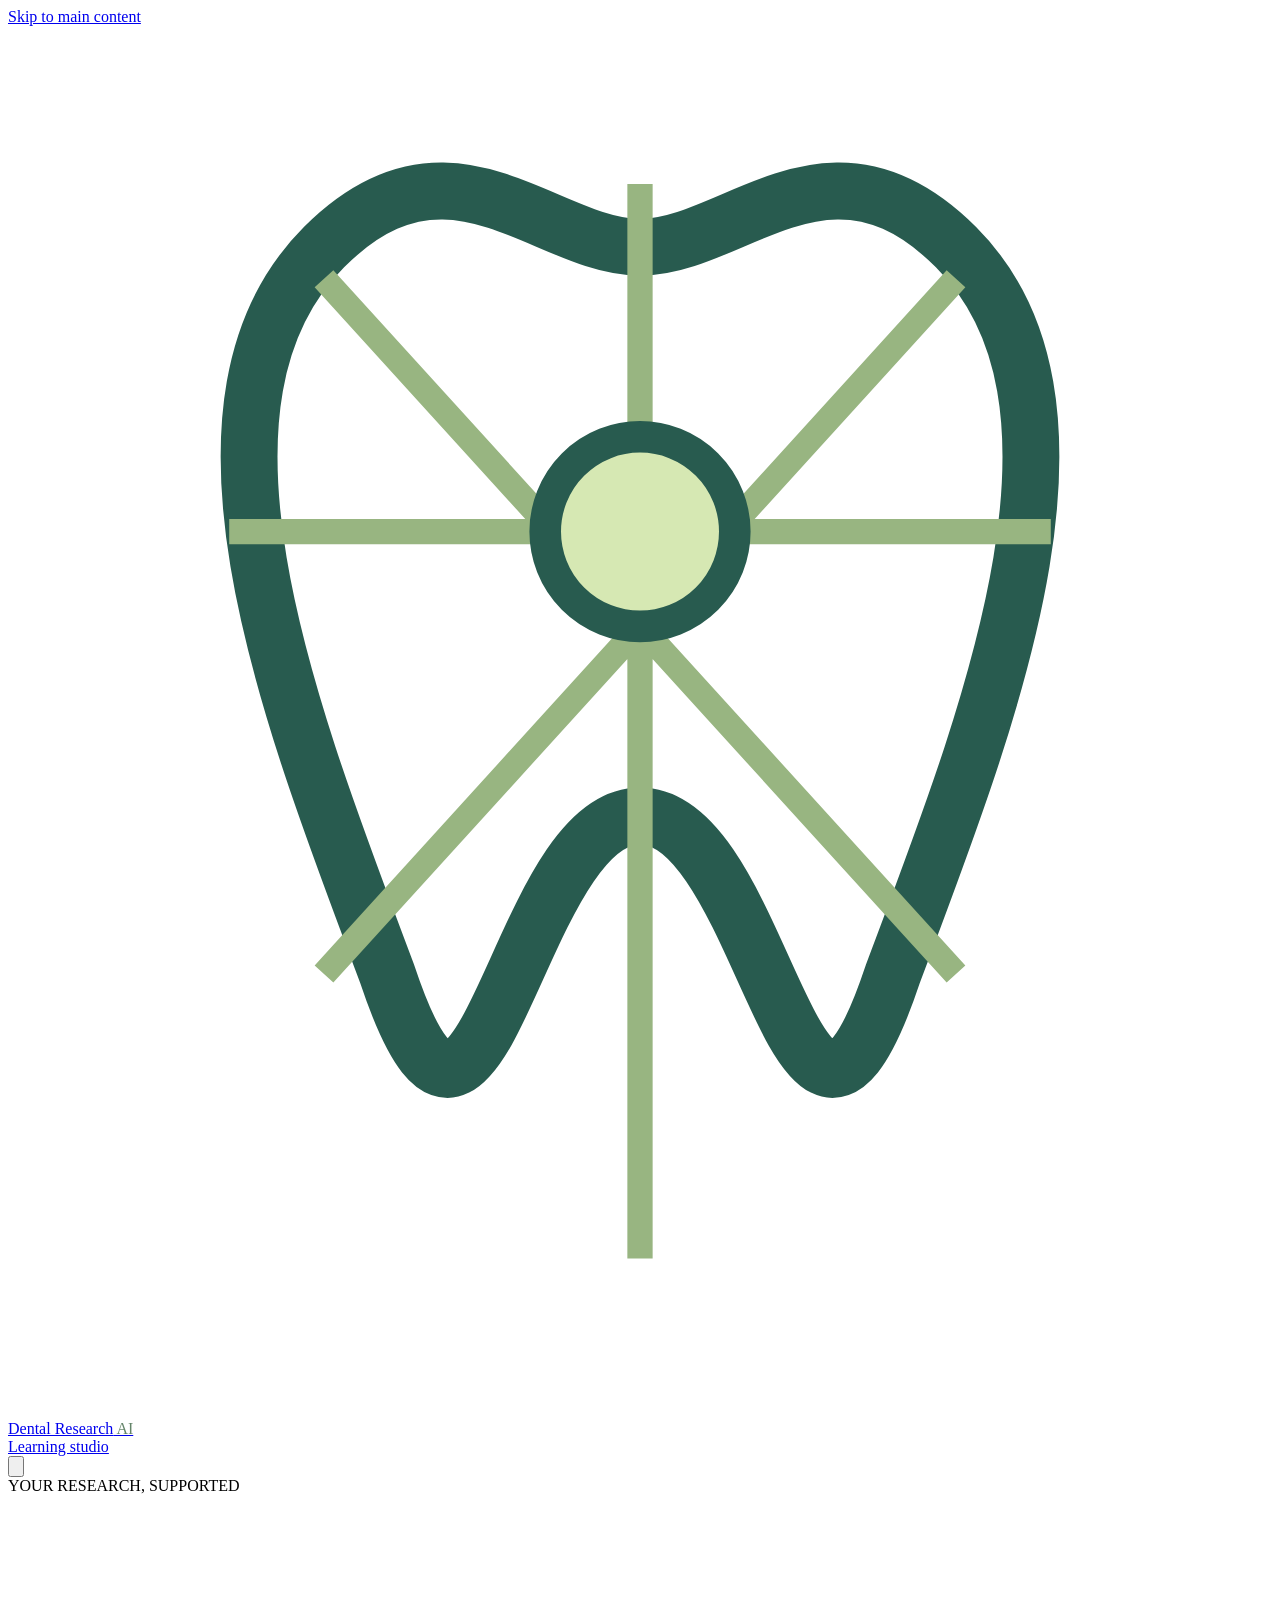
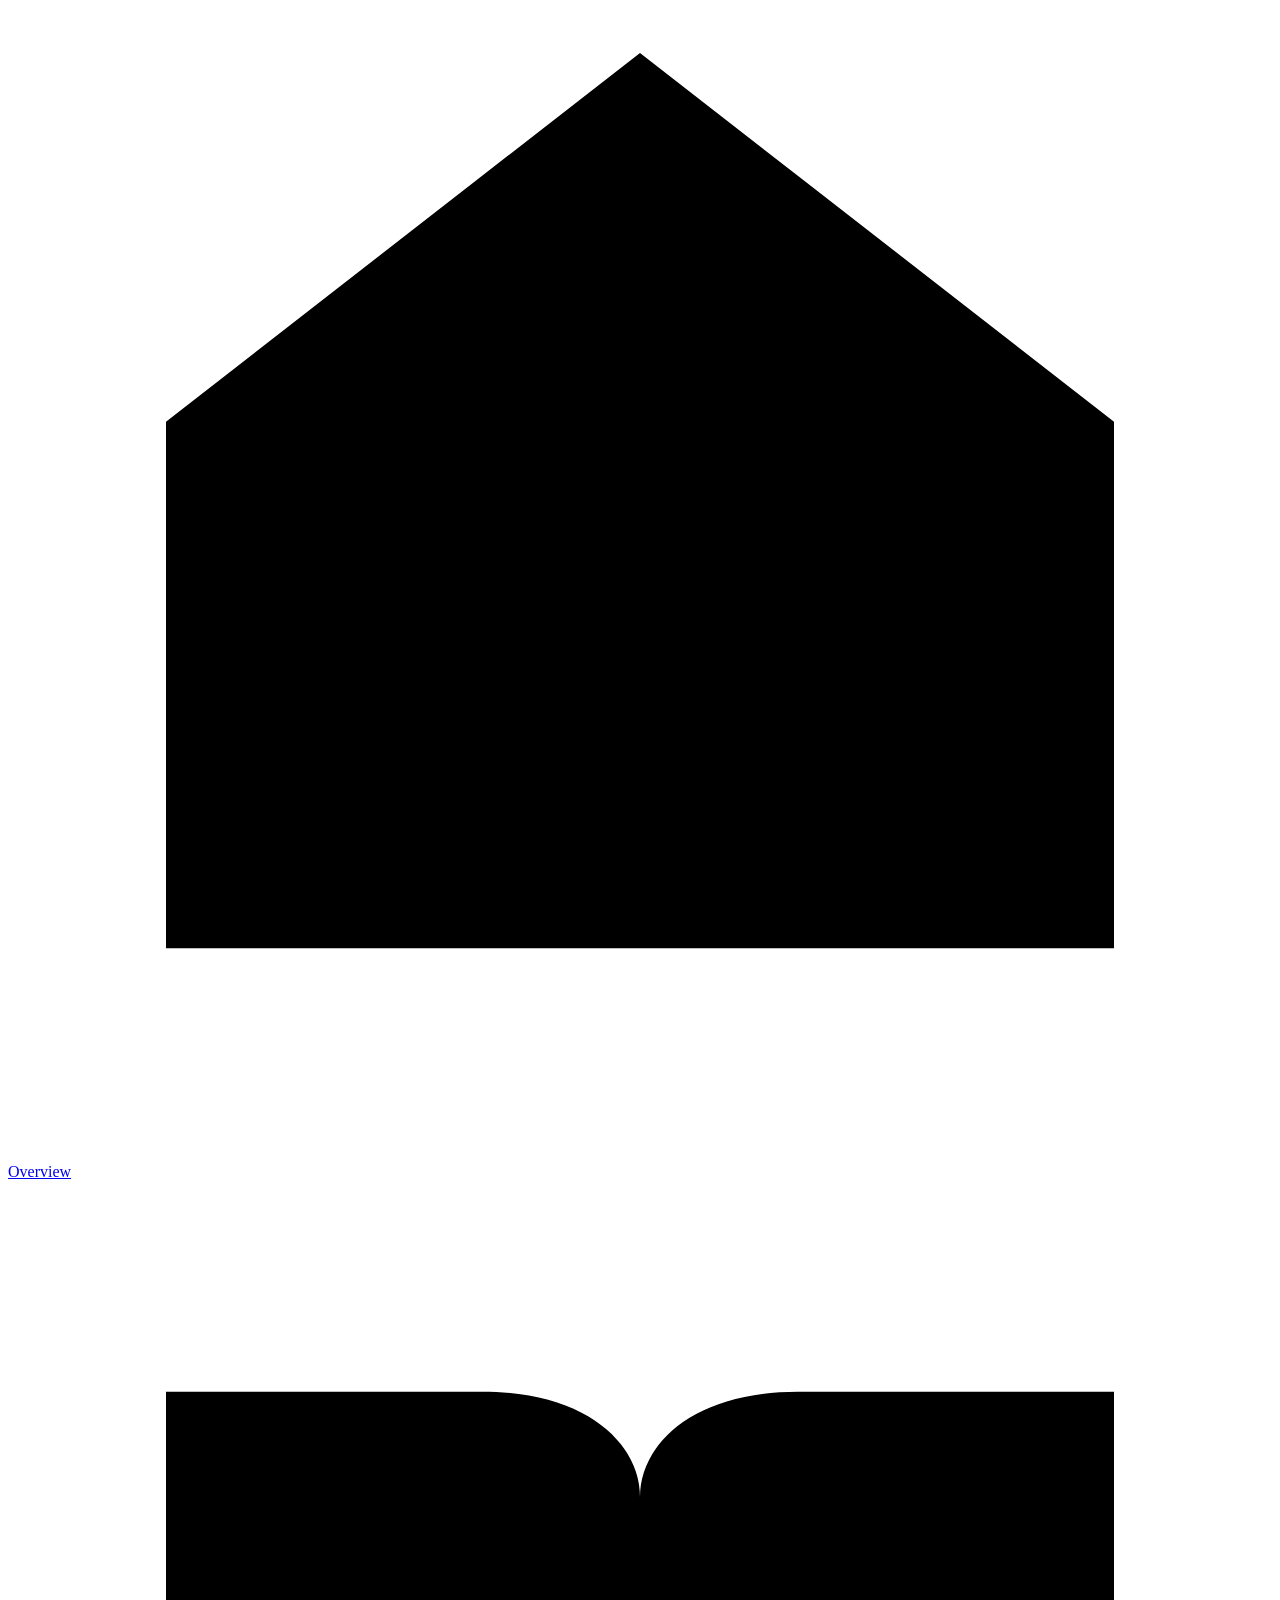
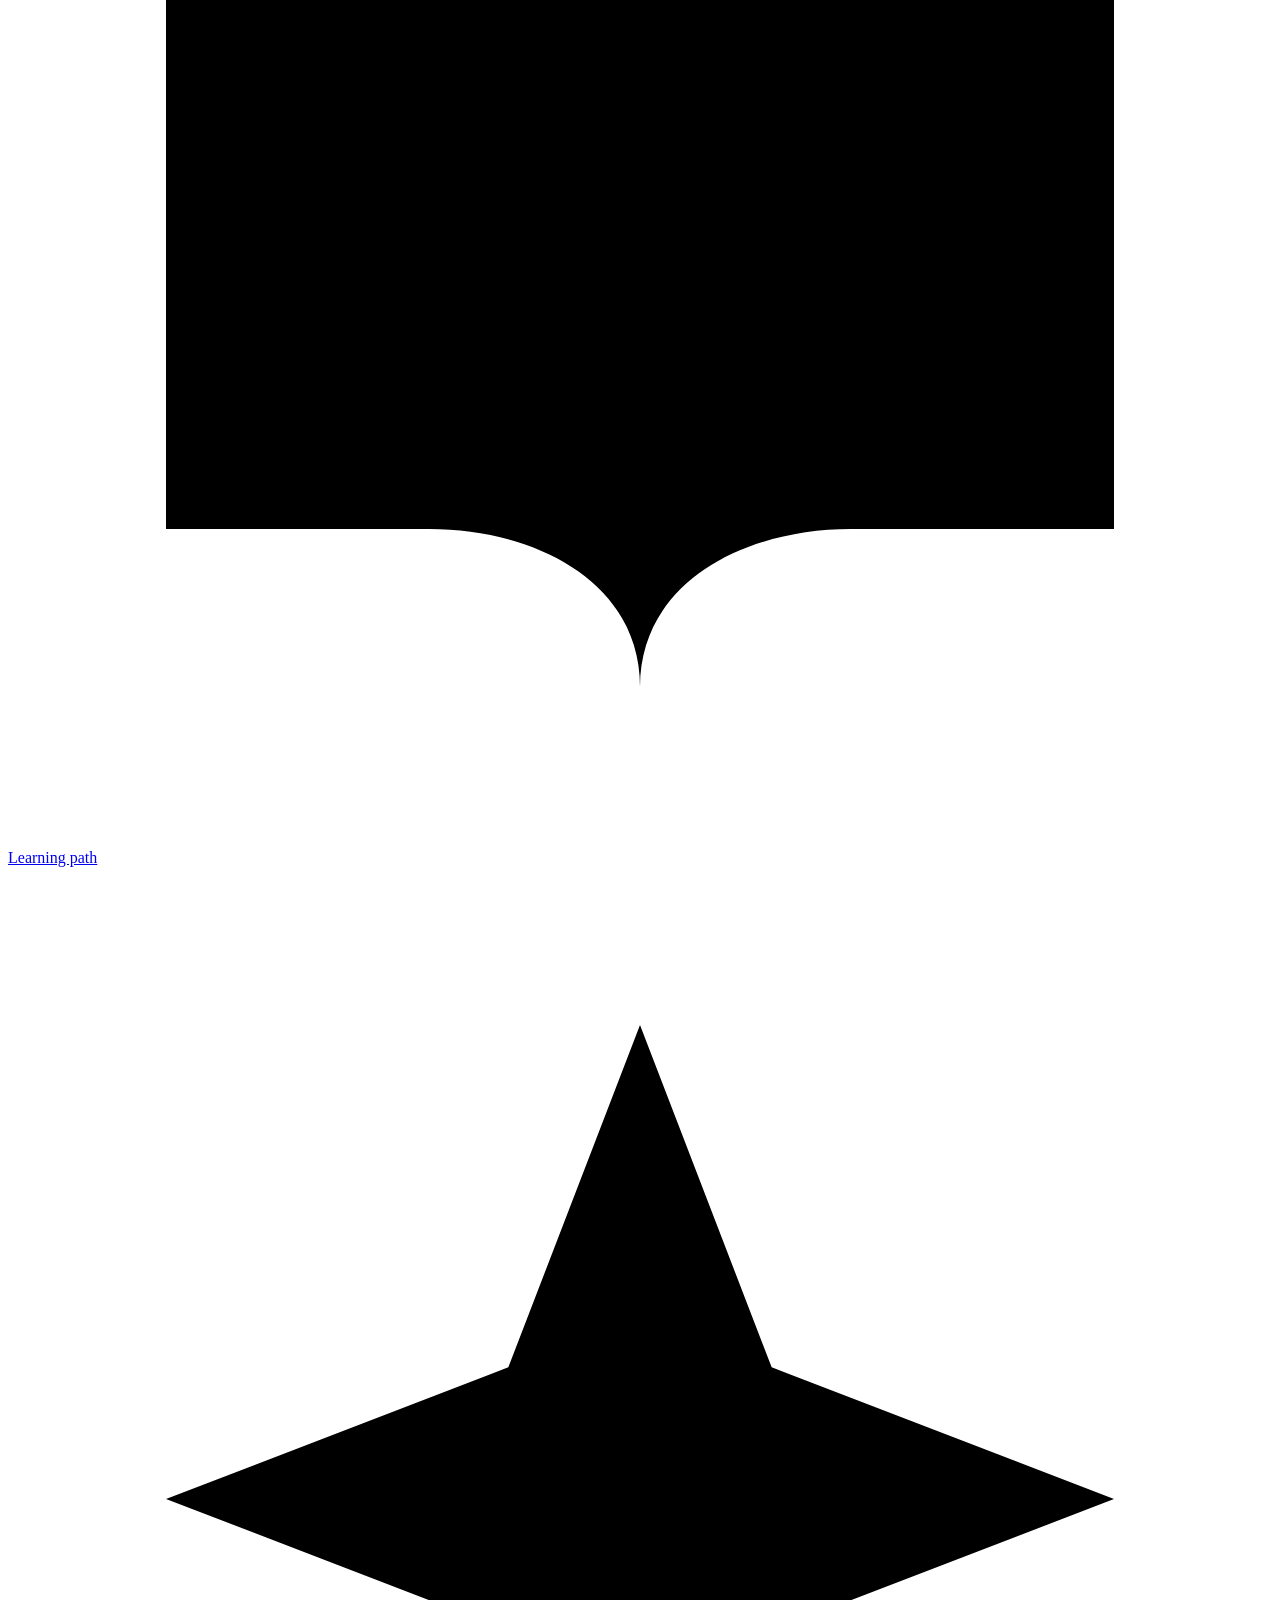
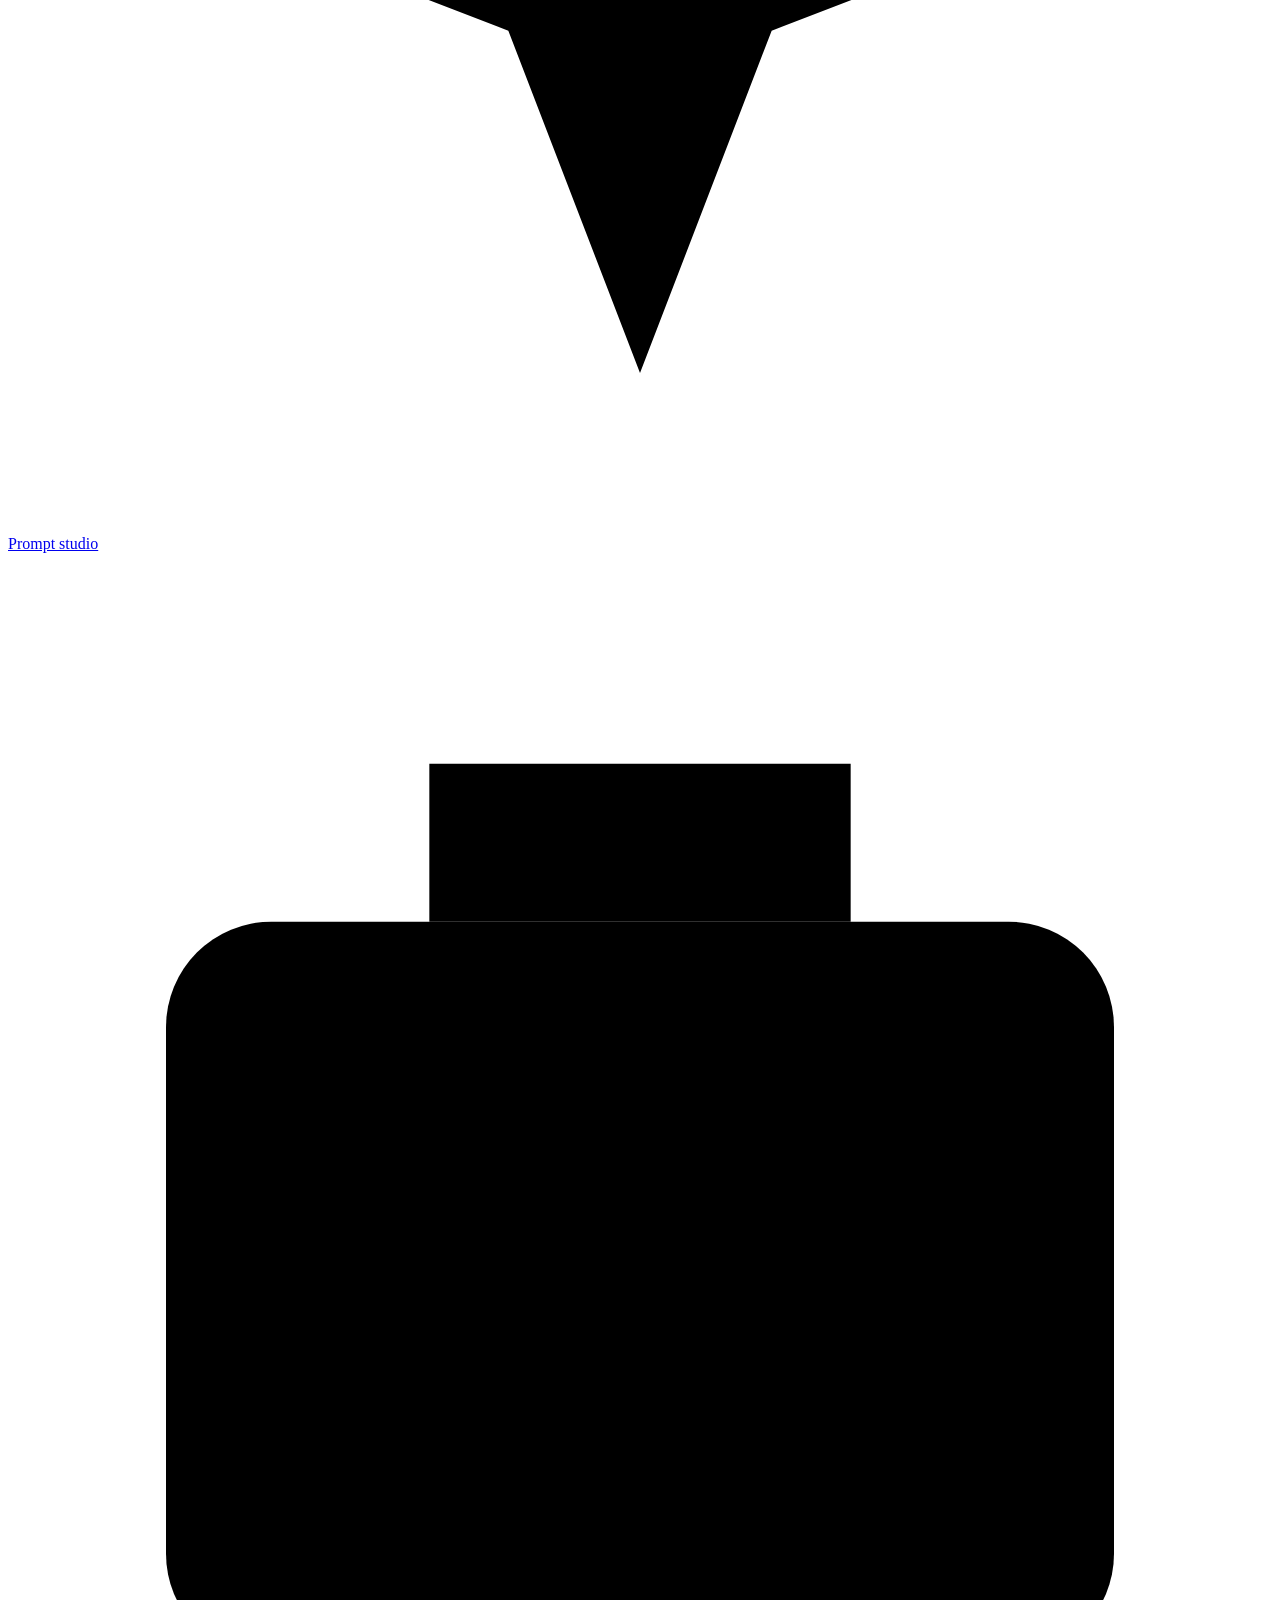
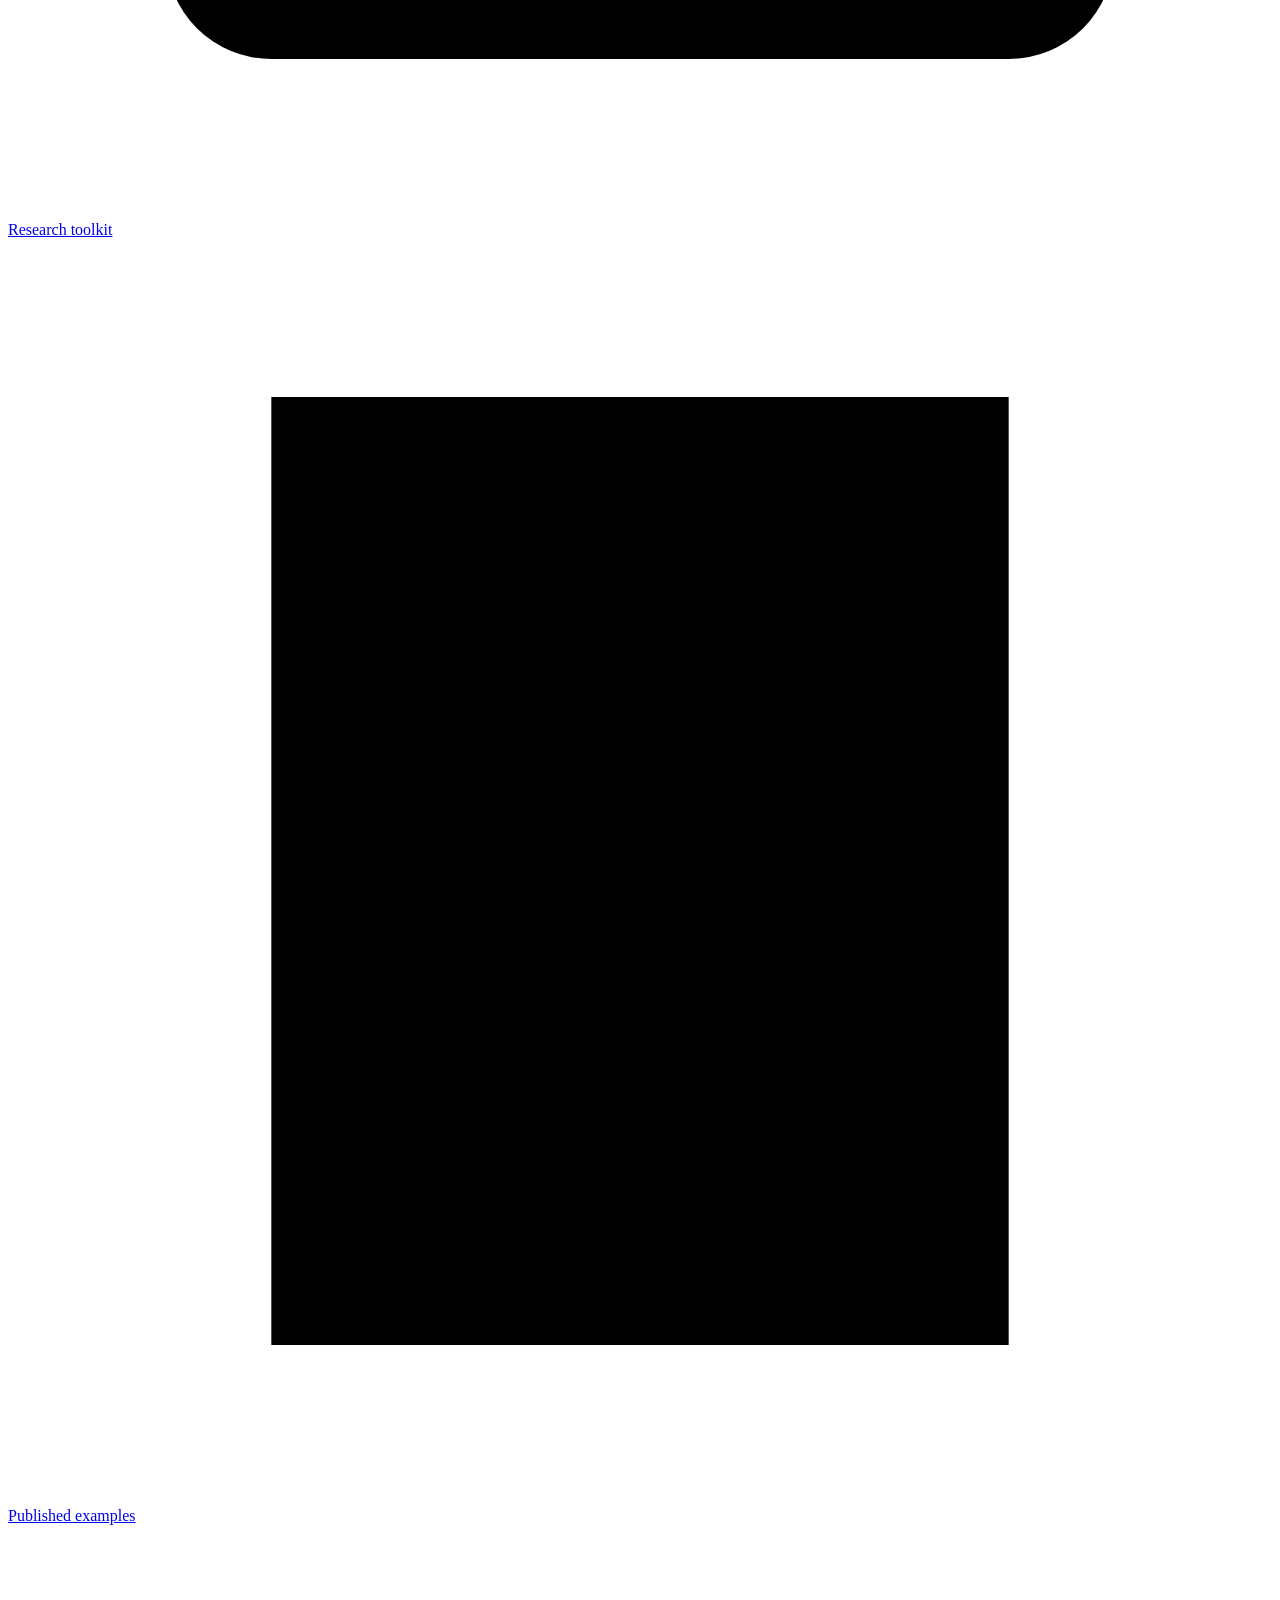
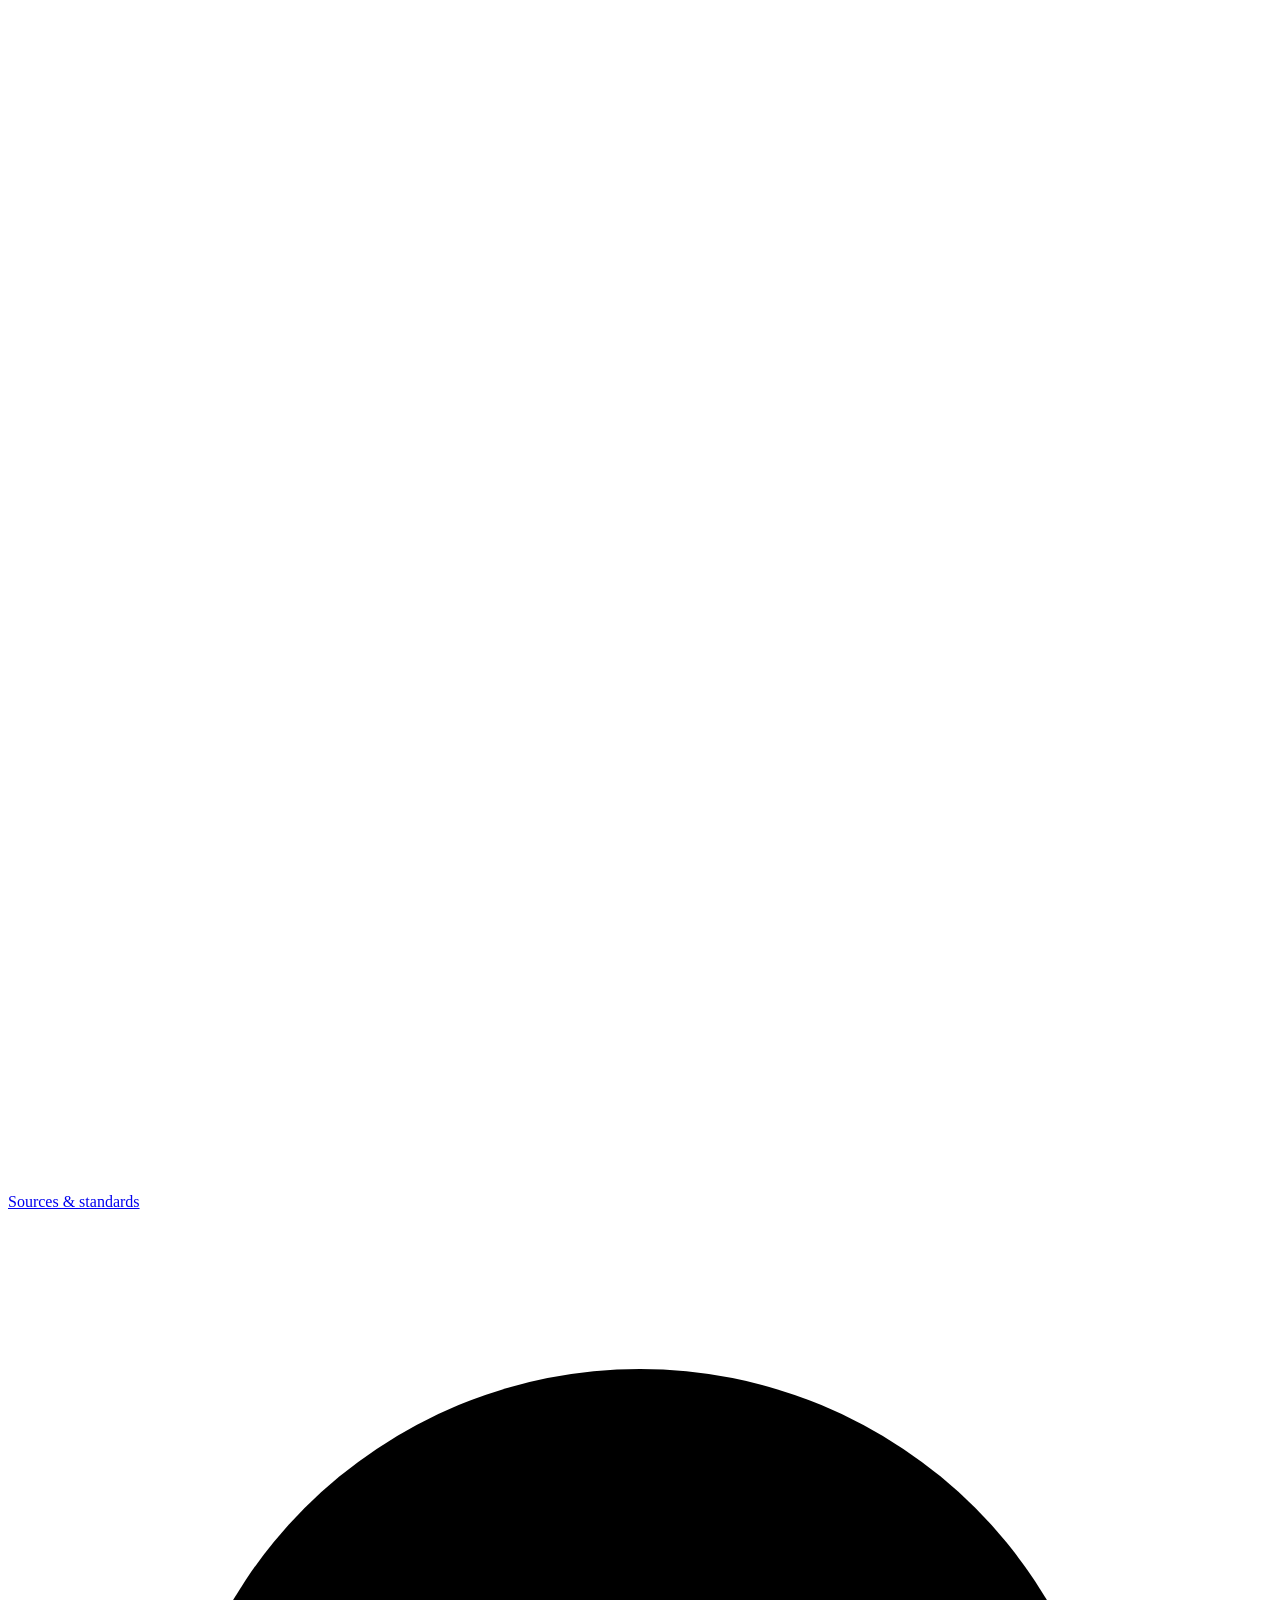
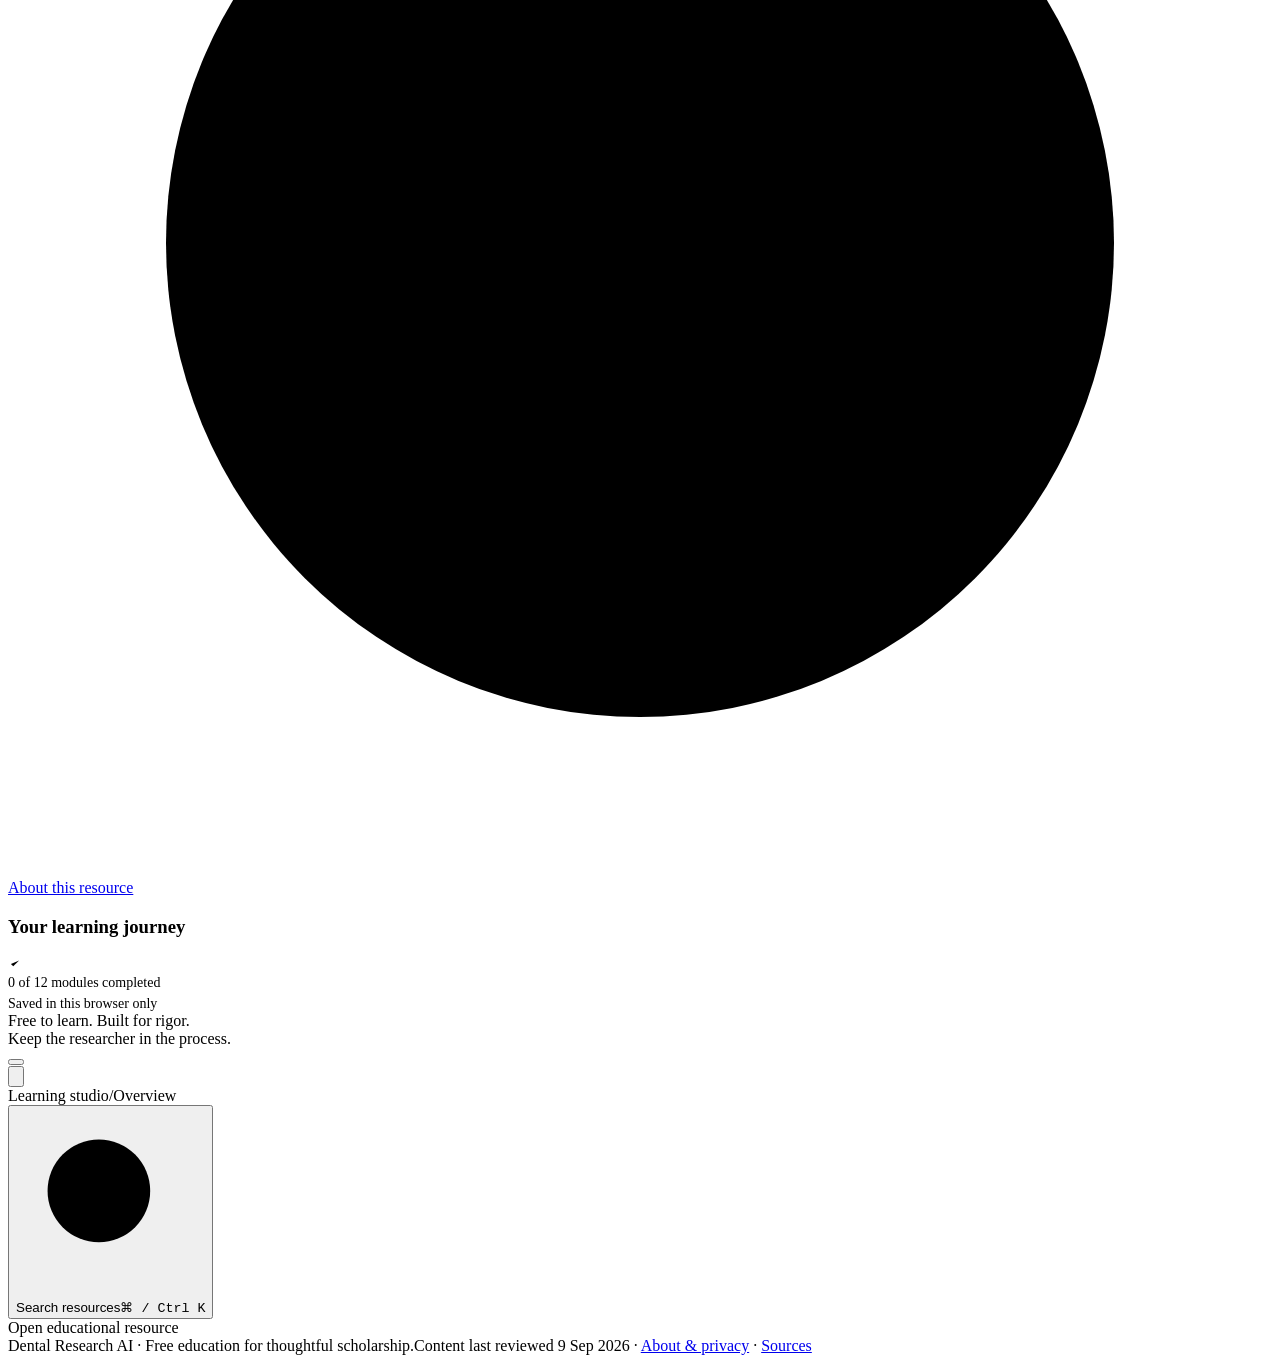
<file: src/shell.html>
<!doctype html>
<!--
MIT License

Copyright (c) 2026 WSLINMSAI

Permission is hereby granted, free of charge, to any person obtaining a copy
of this software and associated documentation files (the "Software"), to deal
in the Software without restriction, including without limitation the rights
to use, copy, modify, merge, publish, distribute, sublicense, and/or sell
copies of the Software, and to permit persons to whom the Software is
furnished to do so, subject to the following conditions:

The above copyright notice and this permission notice shall be included in all
copies or substantial portions of the Software.

THE SOFTWARE IS PROVIDED "AS IS", WITHOUT WARRANTY OF ANY KIND, EXPRESS OR
IMPLIED, INCLUDING BUT NOT LIMITED TO THE WARRANTIES OF MERCHANTABILITY,
FITNESS FOR A PARTICULAR PURPOSE AND NONINFRINGEMENT. IN NO EVENT SHALL THE
AUTHORS OR COPYRIGHT HOLDERS BE LIABLE FOR ANY CLAIM, DAMAGES OR OTHER
LIABILITY, WHETHER IN AN ACTION OF CONTRACT, TORT OR OTHERWISE, ARISING FROM,
OUT OF OR IN CONNECTION WITH THE SOFTWARE OR THE USE OR OTHER DEALINGS IN THE
SOFTWARE.
-->

<html lang="en">
<head>
<meta charset="utf-8">
<meta name="viewport" content="width=device-width, initial-scale=1">
<meta name="description" content="Free practical education for dental researchers using AI responsibly: proposals, evidence, statistics, manuscripts, figures, publication, and conference presentations.">
<meta name="theme-color" content="#183e40">
<meta name="referrer" content="no-referrer">
<meta http-equiv="Content-Security-Policy" content="default-src 'none'; script-src 'unsafe-inline'; style-src 'unsafe-inline'; img-src data:; connect-src 'none'; font-src 'none'; object-src 'none'; base-uri 'none'; form-action 'none'">
<title>Dental Research AI · Free Research Learning</title>
<link rel="icon" href="data:image/svg+xml,%3Csvg xmlns='http://www.w3.org/2000/svg' viewBox='0 0 40 40'%3E%3Crect width='40' height='40' rx='10' fill='%23183e40'/%3E%3Cpath d='M11 10c4-4 6 0 9 0s5-4 9 0c4 5 0 13-2 19-2 6-4-4-7-4s-5 10-7 4c-2-6-6-14-2-19Z' fill='none' stroke='%23d6e8b3' stroke-width='2'/%3E%3C/svg%3E">
<style>/* SITE_STYLES */</style>
</head>
<body>
<a class="skip" href="#main">Skip to main content</a>
<aside class="sidebar" id="sidebar" aria-label="Main navigation">
 <div class="row between"><a class="brand" href="#home" aria-label="Dental Research AI home"><span class="brand-mark" aria-hidden="true"><svg viewBox="0 0 40 44" fill="none"><path d="M10 7c4-4 7 0 10 0s6-4 10 0c5 5 1 15-2 23-3 9-4-5-8-5s-5 14-8 5C9 22 5 12 10 7Z" stroke="#285b4f" stroke-width="1.8"/><path d="M7 16h26M20 5v34M10 8l20 22M30 8 10 30" stroke="#98b581" stroke-width=".8"/><circle cx="20" cy="16" r="3" fill="#d6e8b3" stroke="#285b4f" stroke-width="1"/></svg></span><span class="brand-name">Dental Research<span style="color:#638469"> AI</span><span class="brand-sub" style="display:block">Learning studio</span></span></a><button id="mobile-close" class="mobile-toggle" aria-label="Close navigation" style="align-self:start"><svg class="icon" viewBox="0 0 24 24" aria-hidden="true"><path d="m5 5 14 14M5 19 19 5"/></svg></button></div>
 <div class="nav-title">YOUR RESEARCH, SUPPORTED</div>
 <nav>
  <a class="nav-link" href="#home" data-page="home"><svg class="icon" viewBox="0 0 24 24" aria-hidden="true"><path d="m3 10 9-7 9 7v10H3zM9 20v-7h6v7"/></svg>Overview</a>
  <a class="nav-link" href="#learn" data-page="learn"><svg class="icon" viewBox="0 0 24 24" aria-hidden="true"><path d="M3 4h6c2 0 3 1 3 2v15c0-2-2-3-4-3H3zm18 0h-6c-2 0-3 1-3 2v15c0-2 2-3 4-3h5z"/></svg>Learning path</a>
  <a class="nav-link" href="#prompts" data-page="prompts"><svg class="icon" viewBox="0 0 24 24" aria-hidden="true"><path d="m12 3 2.5 6.5L21 12l-6.5 2.5L12 21l-2.5-6.5L3 12l6.5-2.5z"/></svg>Prompt studio</a>
  <a class="nav-link" href="#toolkit" data-page="toolkit"><svg class="icon" viewBox="0 0 24 24" aria-hidden="true"><rect x="3" y="7" width="18" height="14" rx="2"/><path d="M8 7V4h8v3M3 12h18M9 12v3h6v-3"/></svg>Research toolkit</a>
  <a class="nav-link" href="#articles" data-page="articles"><svg class="icon" viewBox="0 0 24 24" aria-hidden="true"><path d="M5 3h14v18H5zM8 7h8M8 11h8M8 15h5"/></svg>Published examples</a>
  <a class="nav-link" href="#sources" data-page="sources"><svg class="icon" viewBox="0 0 24 24" aria-hidden="true"><path d="M4 4v16m5-16v16m4-16v16m4-15 4 14M2 21h20"/></svg>Sources & standards</a>
  <a class="nav-link" href="#about" data-page="about"><svg class="icon" viewBox="0 0 24 24" aria-hidden="true"><circle cx="12" cy="12" r="9"/><path d="M12 11v6M12 7h.01"/></svg>About this resource</a>
 </nav>
 <div class="sidebar-bottom"><div class="progress-box"><div class="row between"><h3>Your learning journey</h3><svg class="icon" style="width:14px;height:14px" viewBox="0 0 24 24" aria-hidden="true"><path d="m5 12 4 4L19 6"/></svg></div><div id="progress-track" class="progress-track" role="progressbar" aria-label="Learning progress" aria-valuemin="0" aria-valuemax="12" aria-valuenow="0"><div id="progress-fill" class="progress-fill" style="width:0%"></div></div><div class="small" id="progress-value" style="font-size:0.875rem">0 of 12 modules completed</div><div class="muted" id="progress-note" style="font-size:0.875rem;margin-top:5px">Saved in this browser only</div></div><div class="sidebar-note">Free to learn. Built for rigor.<br>Keep the researcher in the process.</div></div>
</aside>
<button class="scrim" id="scrim" tabindex="-1" aria-label="Close navigation"></button>
<div class="app" id="app"><header class="topbar"><div class="header-start"><button class="mobile-toggle" id="mobile-toggle" aria-label="Open navigation" aria-controls="sidebar" aria-expanded="false"><svg class="icon" viewBox="0 0 24 24" aria-hidden="true"><path d="M4 6h16M4 12h16M4 18h16"/></svg></button><div class="breadcrumb"><span>Learning studio</span><span>/</span><span id="breadcrumb-current">Overview</span></div></div><div class="header-tools"><button class="search-trigger" id="open-search" aria-label="Search all lessons and tools"><svg class="icon" viewBox="0 0 24 24" aria-hidden="true"><circle cx="10.5" cy="10.5" r="6.5"/><path d="m16 16 5 5"/></svg><span>Search resources</span><kbd aria-hidden="true">⌘ / Ctrl K</kbd></button><div class="open-label"><span class="status-dot"></span>Open educational resource</div></div></header><main class="main" id="main" tabindex="-1"><noscript><div class="noscript"><h1>Dental Research AI</h1><p>This free learning website covers responsible AI use across dental research. Enable JavaScript to open the 12 lessons and local tools; no AI service or account is required.</p><p>Core principles: verify claims and references, protect confidential information, preserve actual data and research images, document AI use, and keep humans accountable.</p><p>Start with <a href="https://www.icmje.org/recommendations/browse/artificial-intelligence/">ICMJE AI guidance</a> and the <a href="https://www.equator-network.org/">EQUATOR reporting guideline finder</a>.</p></div></noscript></main><footer class="footer"><span>Dental Research AI · Free education for thoughtful scholarship.</span><span>Content last reviewed 9 Sep 2026 · <a href="#about">About & privacy</a> · <a href="#sources">Sources</a></span></footer></div>
<dialog class="dialog" id="search-dialog" aria-label="Search lessons and research tools"><div class="dialog-head"><svg class="icon" viewBox="0 0 24 24" aria-hidden="true"><circle cx="10.5" cy="10.5" r="6.5"/><path d="m16 16 5 5"/></svg><label class="sr-only" for="global-search">Search lessons and tools</label><input id="global-search" type="search" placeholder="Search lessons, prompts, and tools…" autocomplete="off"><button id="close-search" class="icon-button" aria-label="Close search"><svg class="icon" viewBox="0 0 24 24" aria-hidden="true"><path d="m5 5 14 14M5 19 19 5"/></svg></button></div><div class="search-results" id="search-results"></div><div class="dialog-foot"><span id="search-count" aria-live="polite"></span> · Press Escape to close</div></dialog>
<div class="toast" id="toast" role="status" aria-live="polite"></div>
<script>/* SITE_CONTENT */</script>
<script>/* SITE_EXAMPLES */</script>
<script>/* SITE_WORKBOOKS */</script>
<script>/* SITE_APP */</script>
</body>
</html>
</file>
